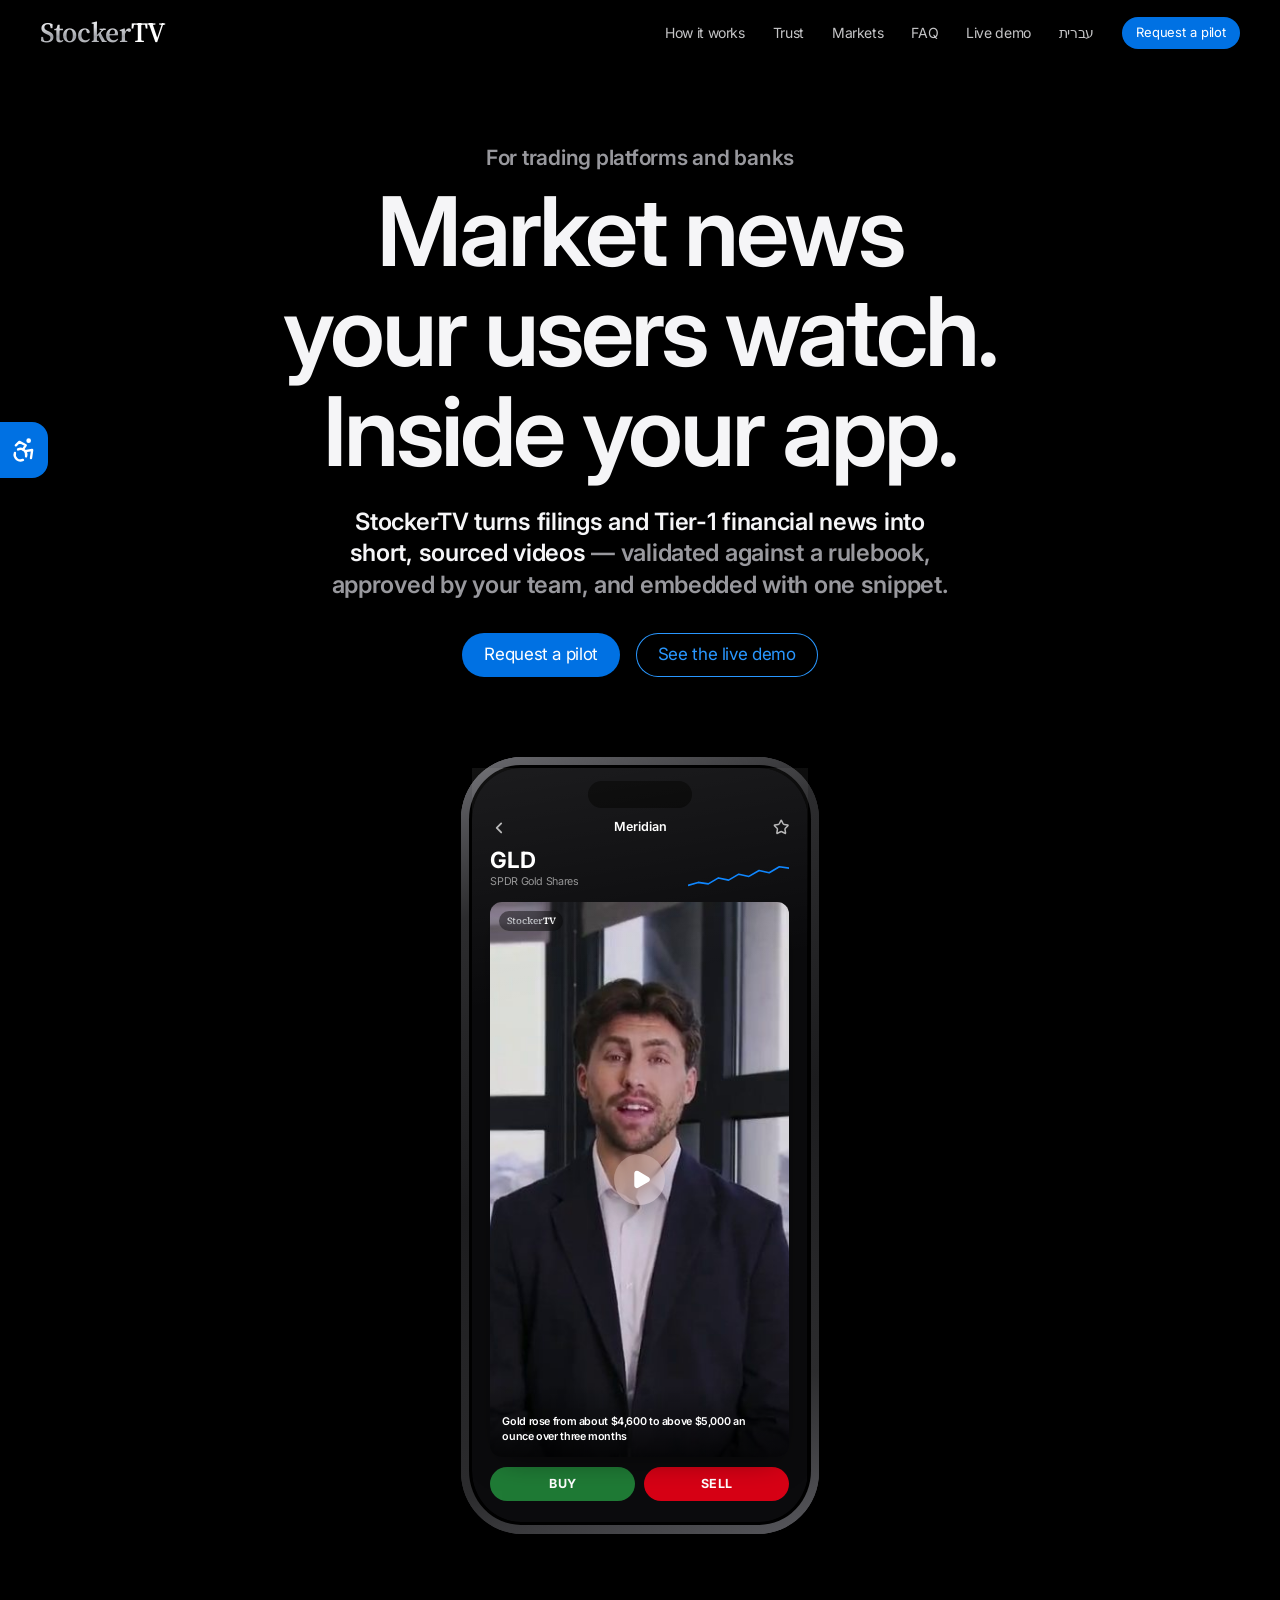
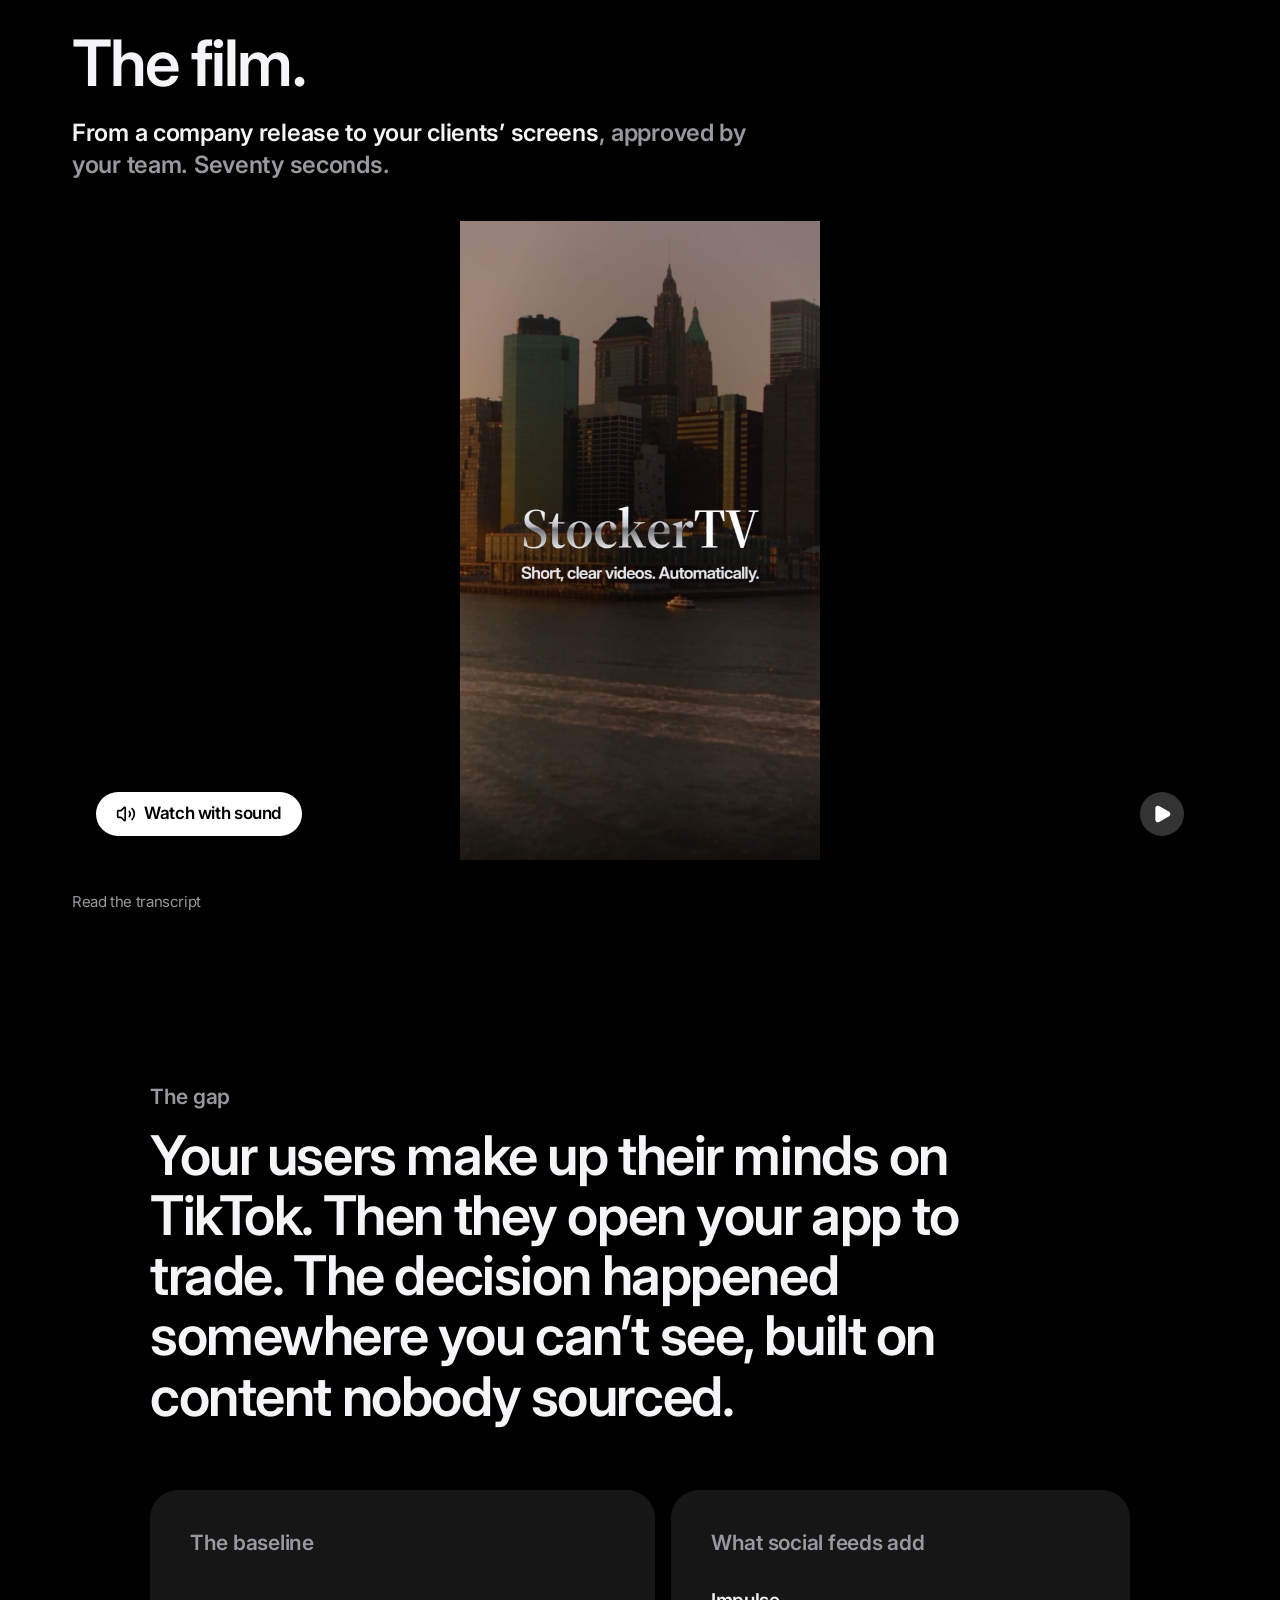
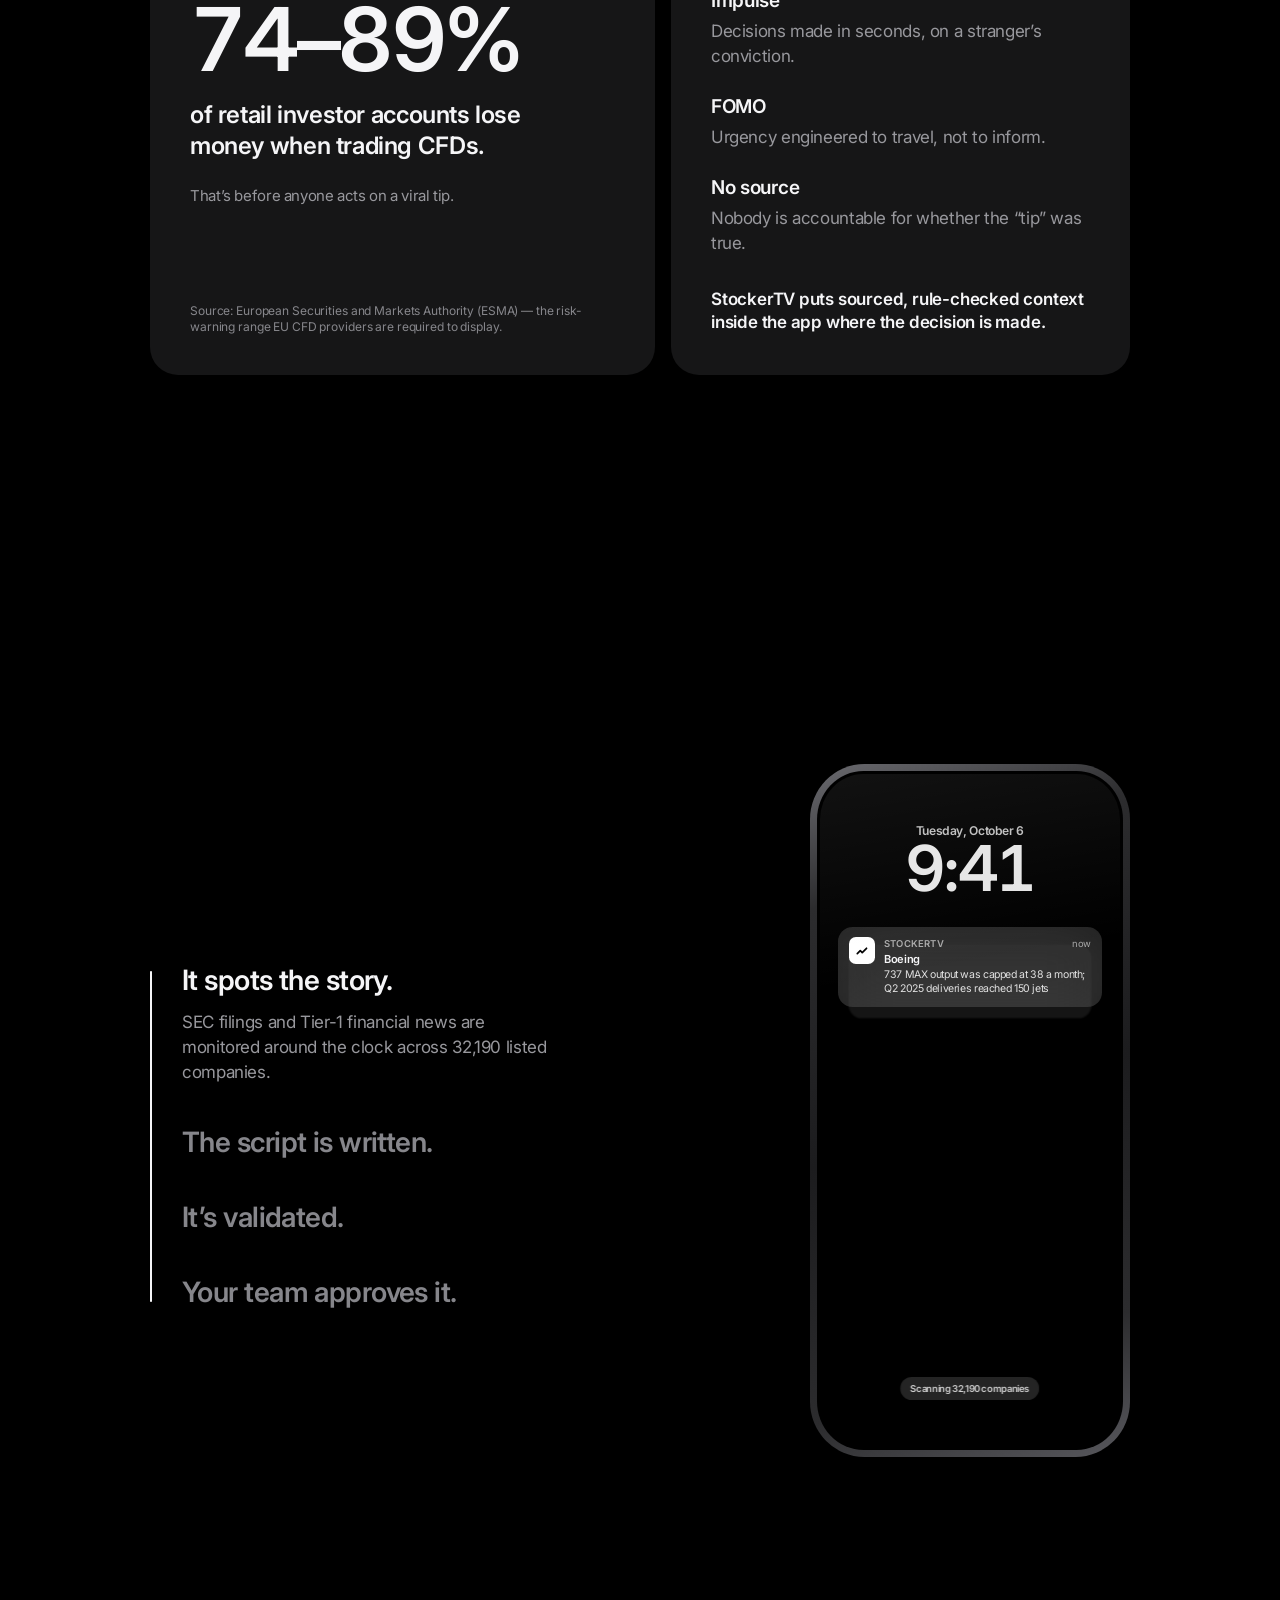
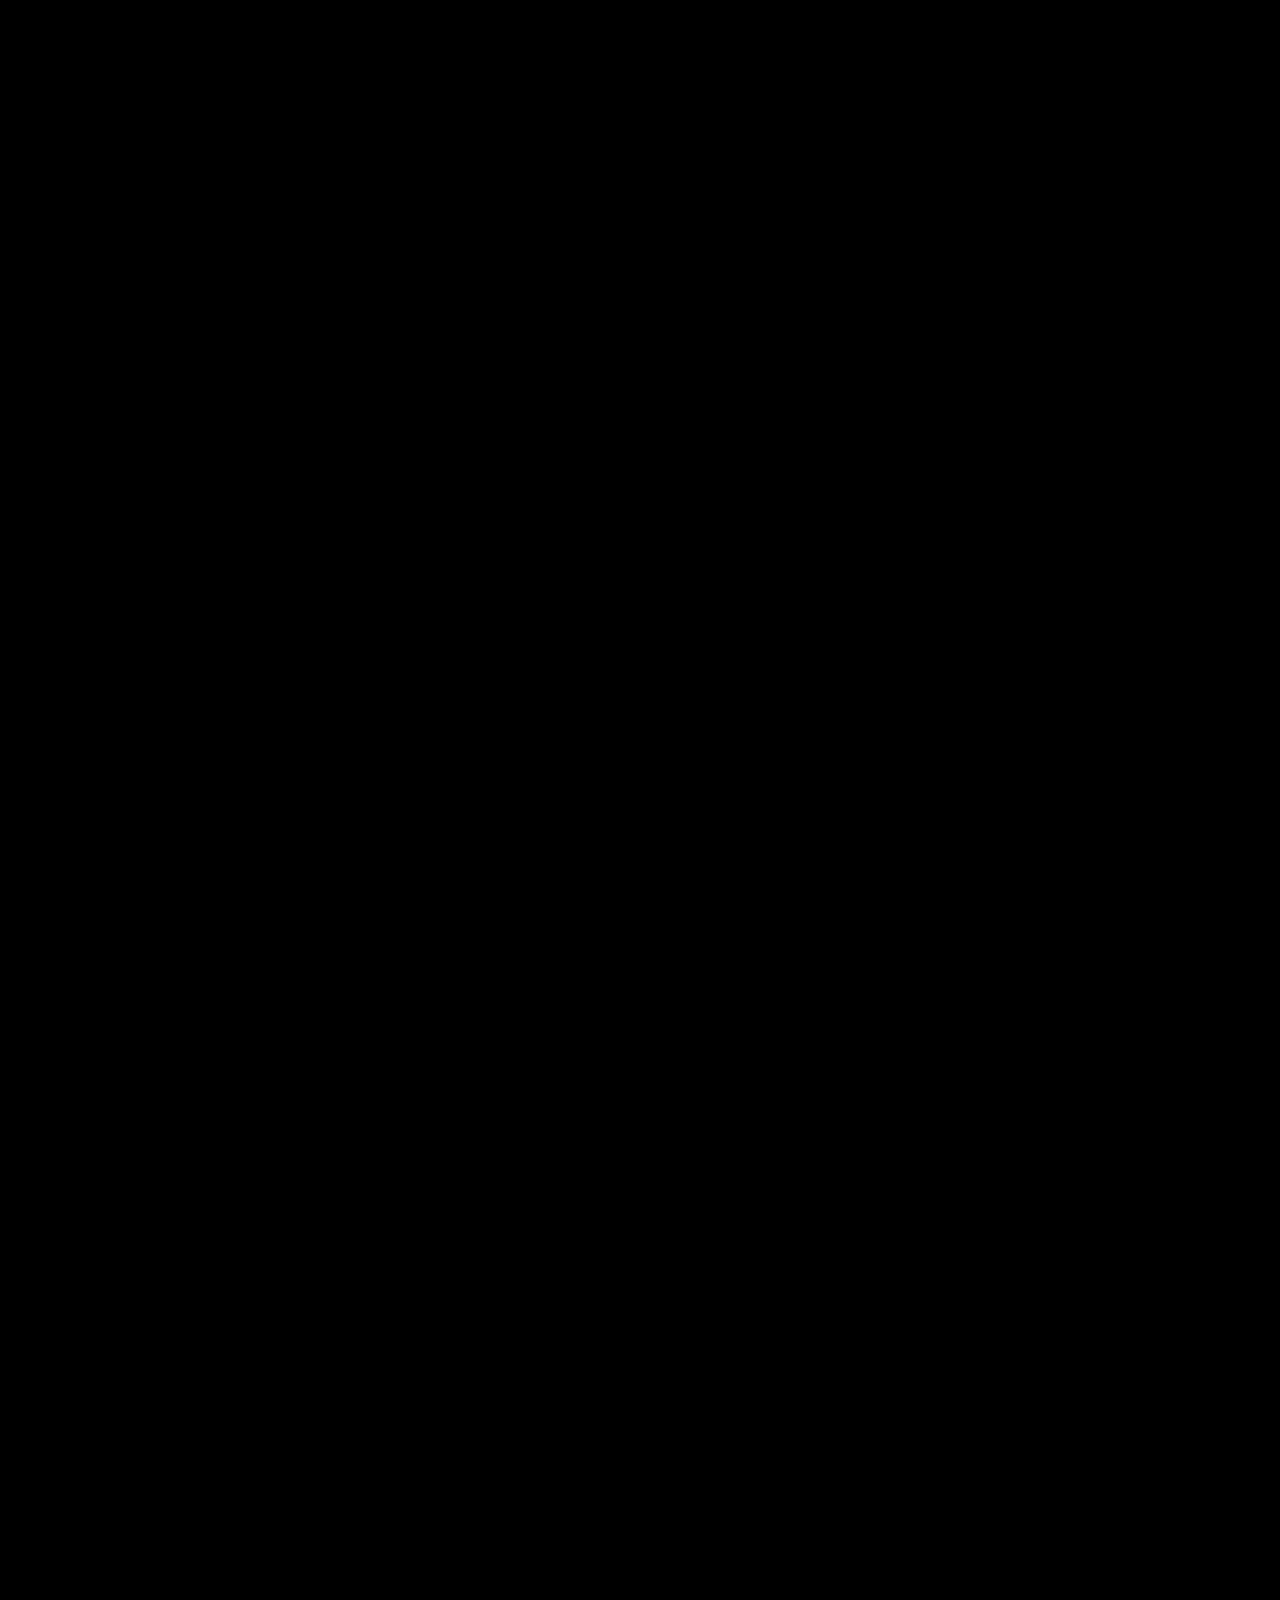
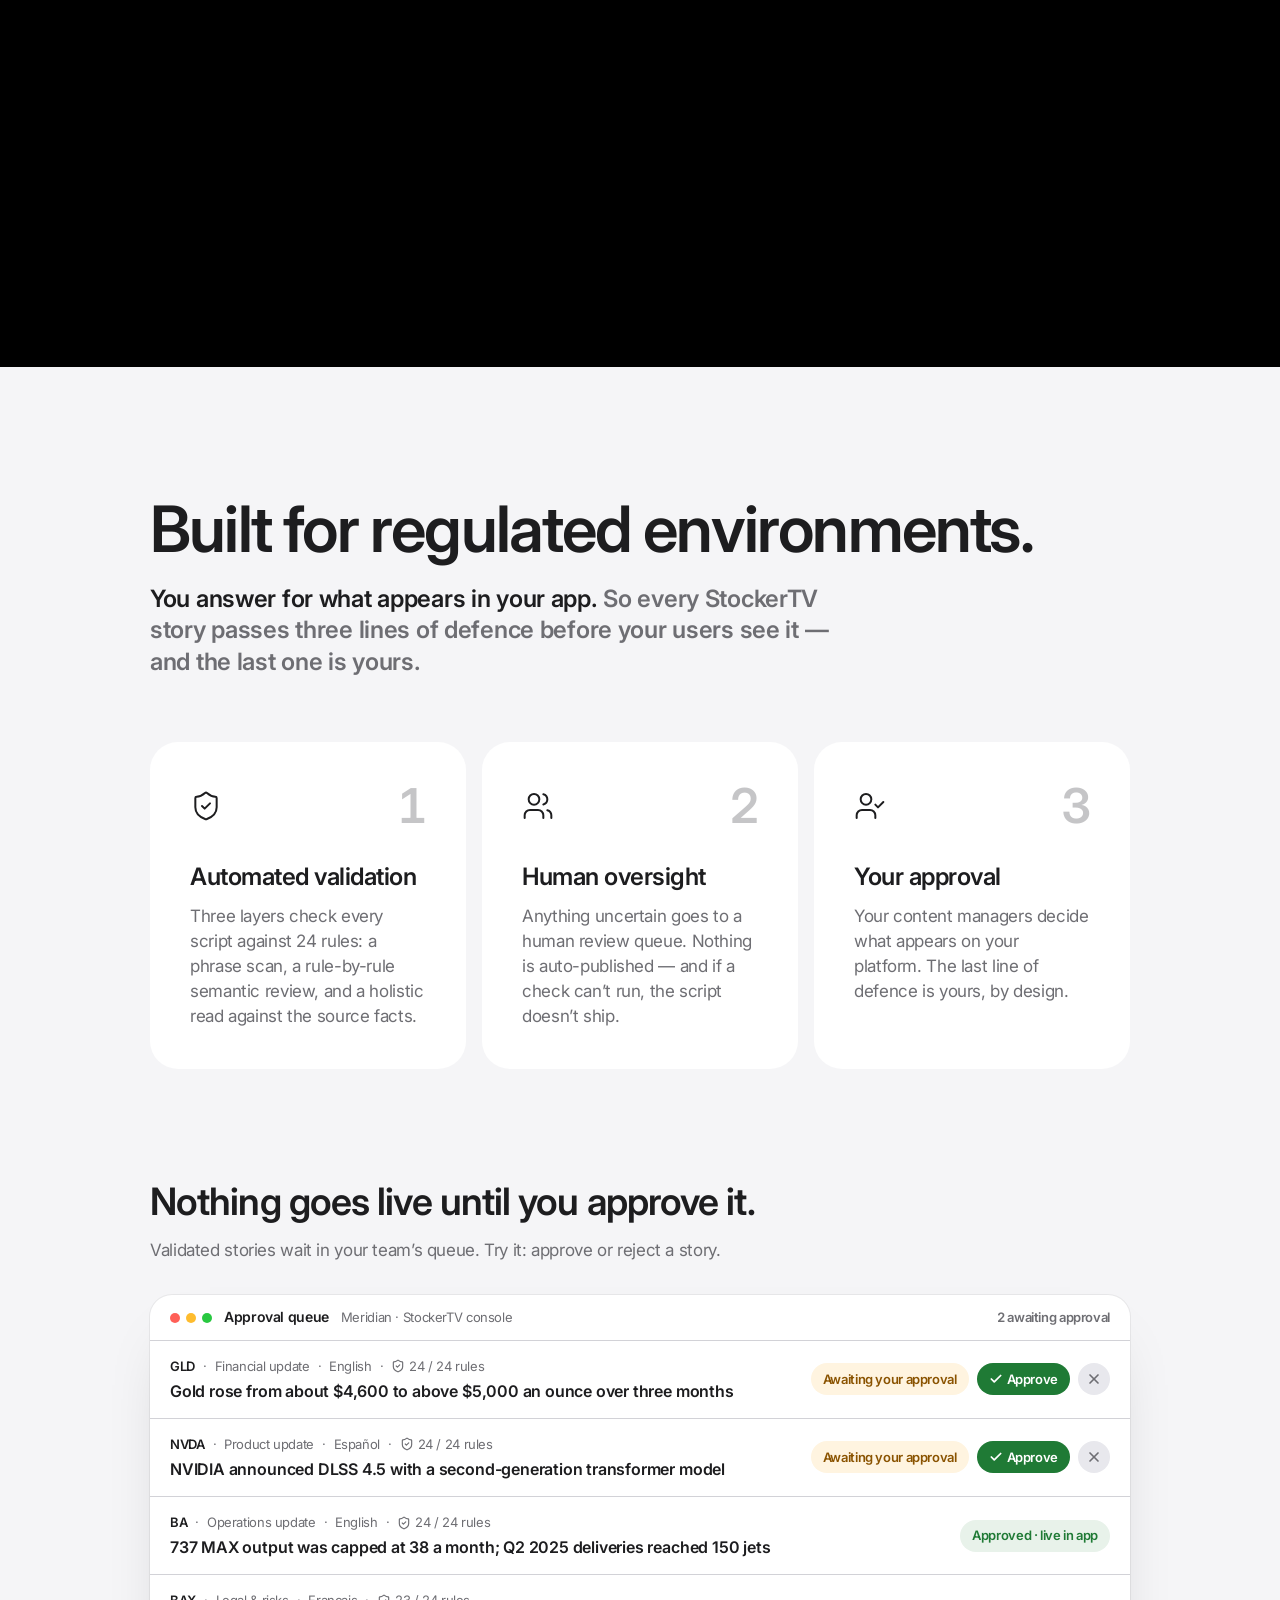
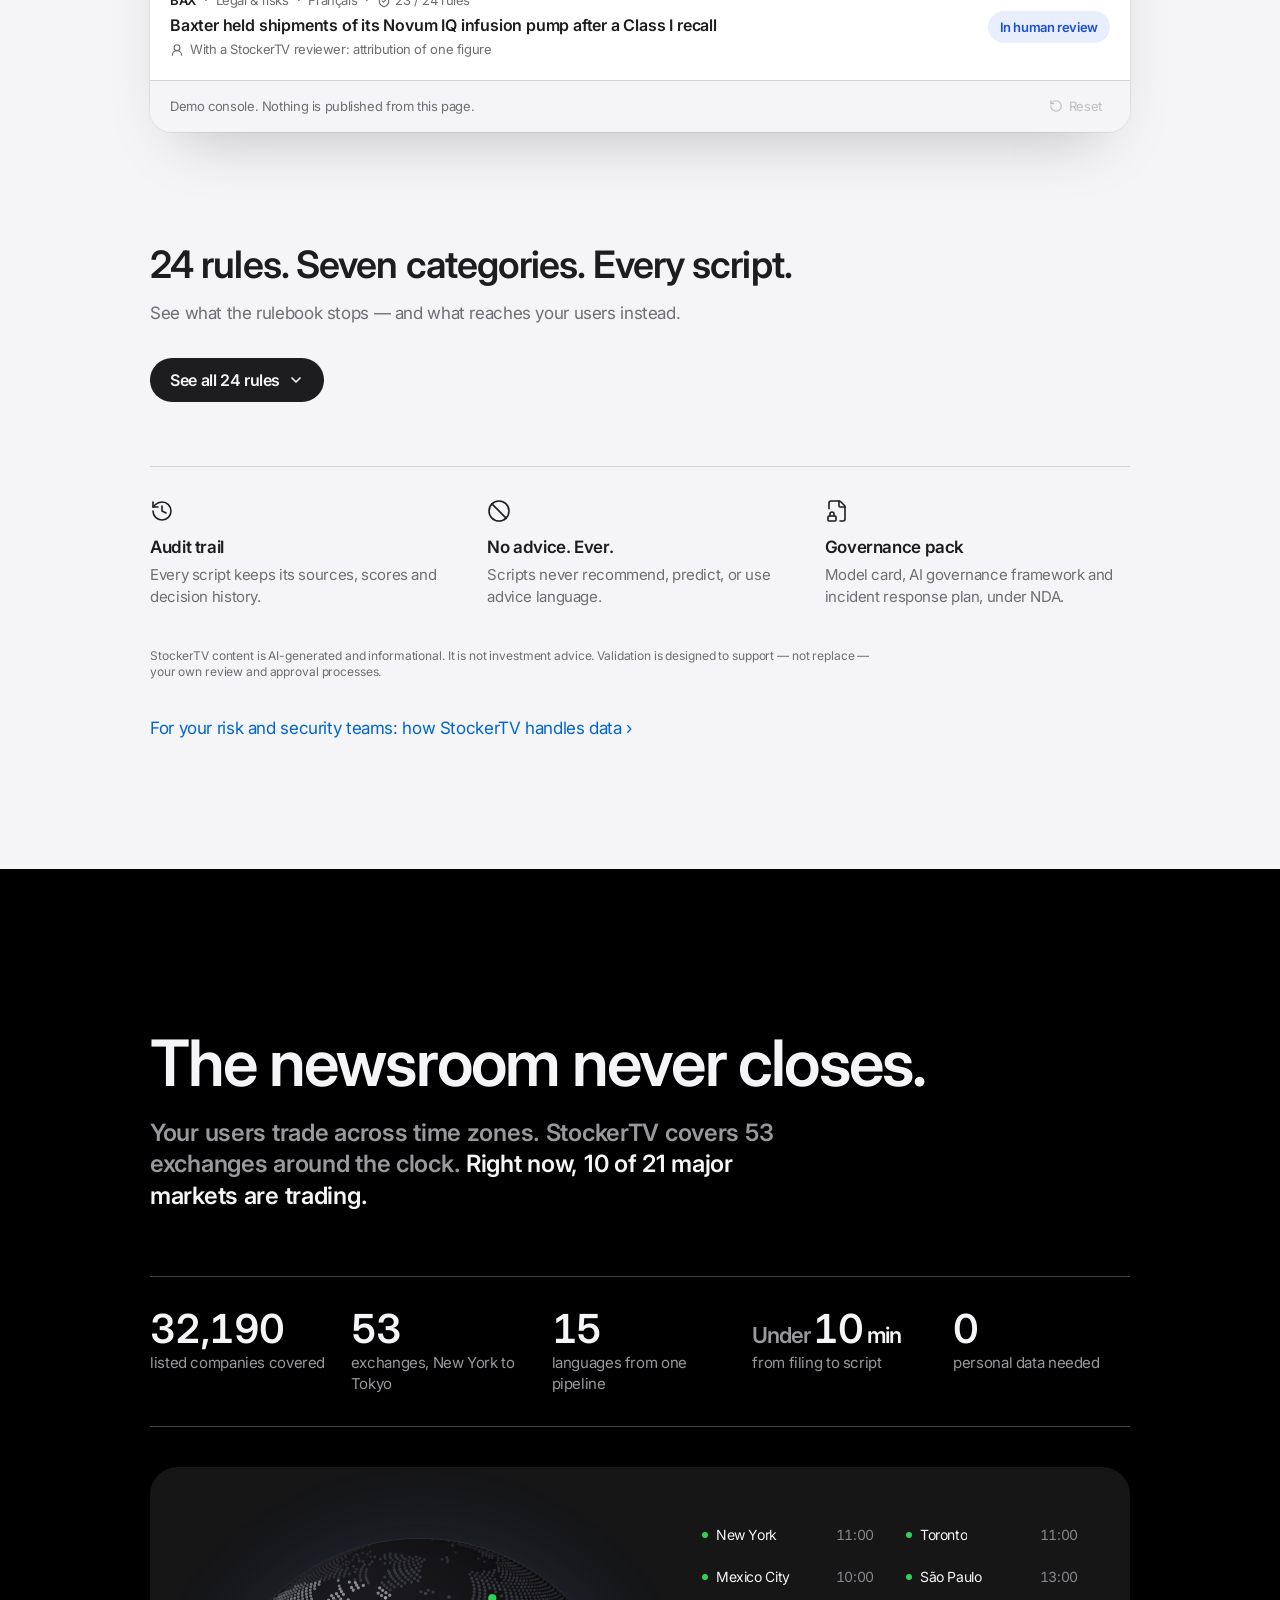
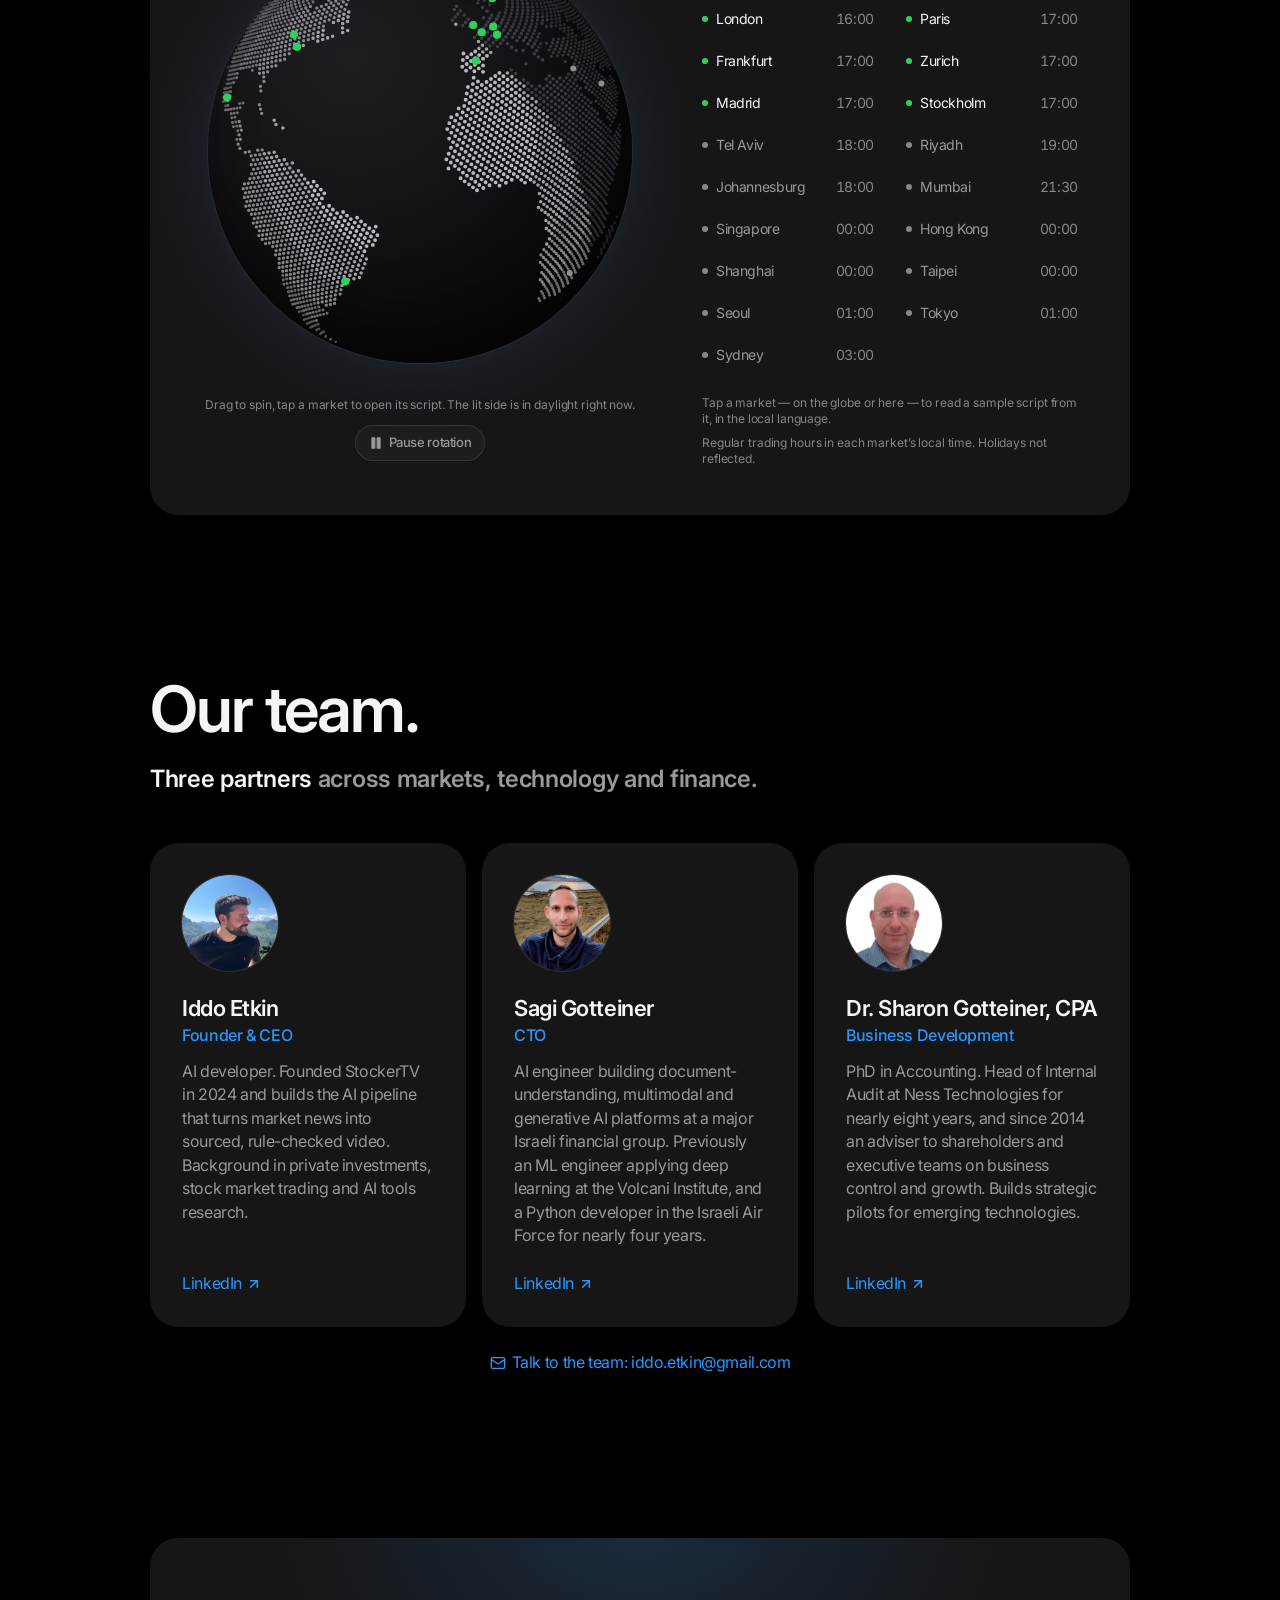
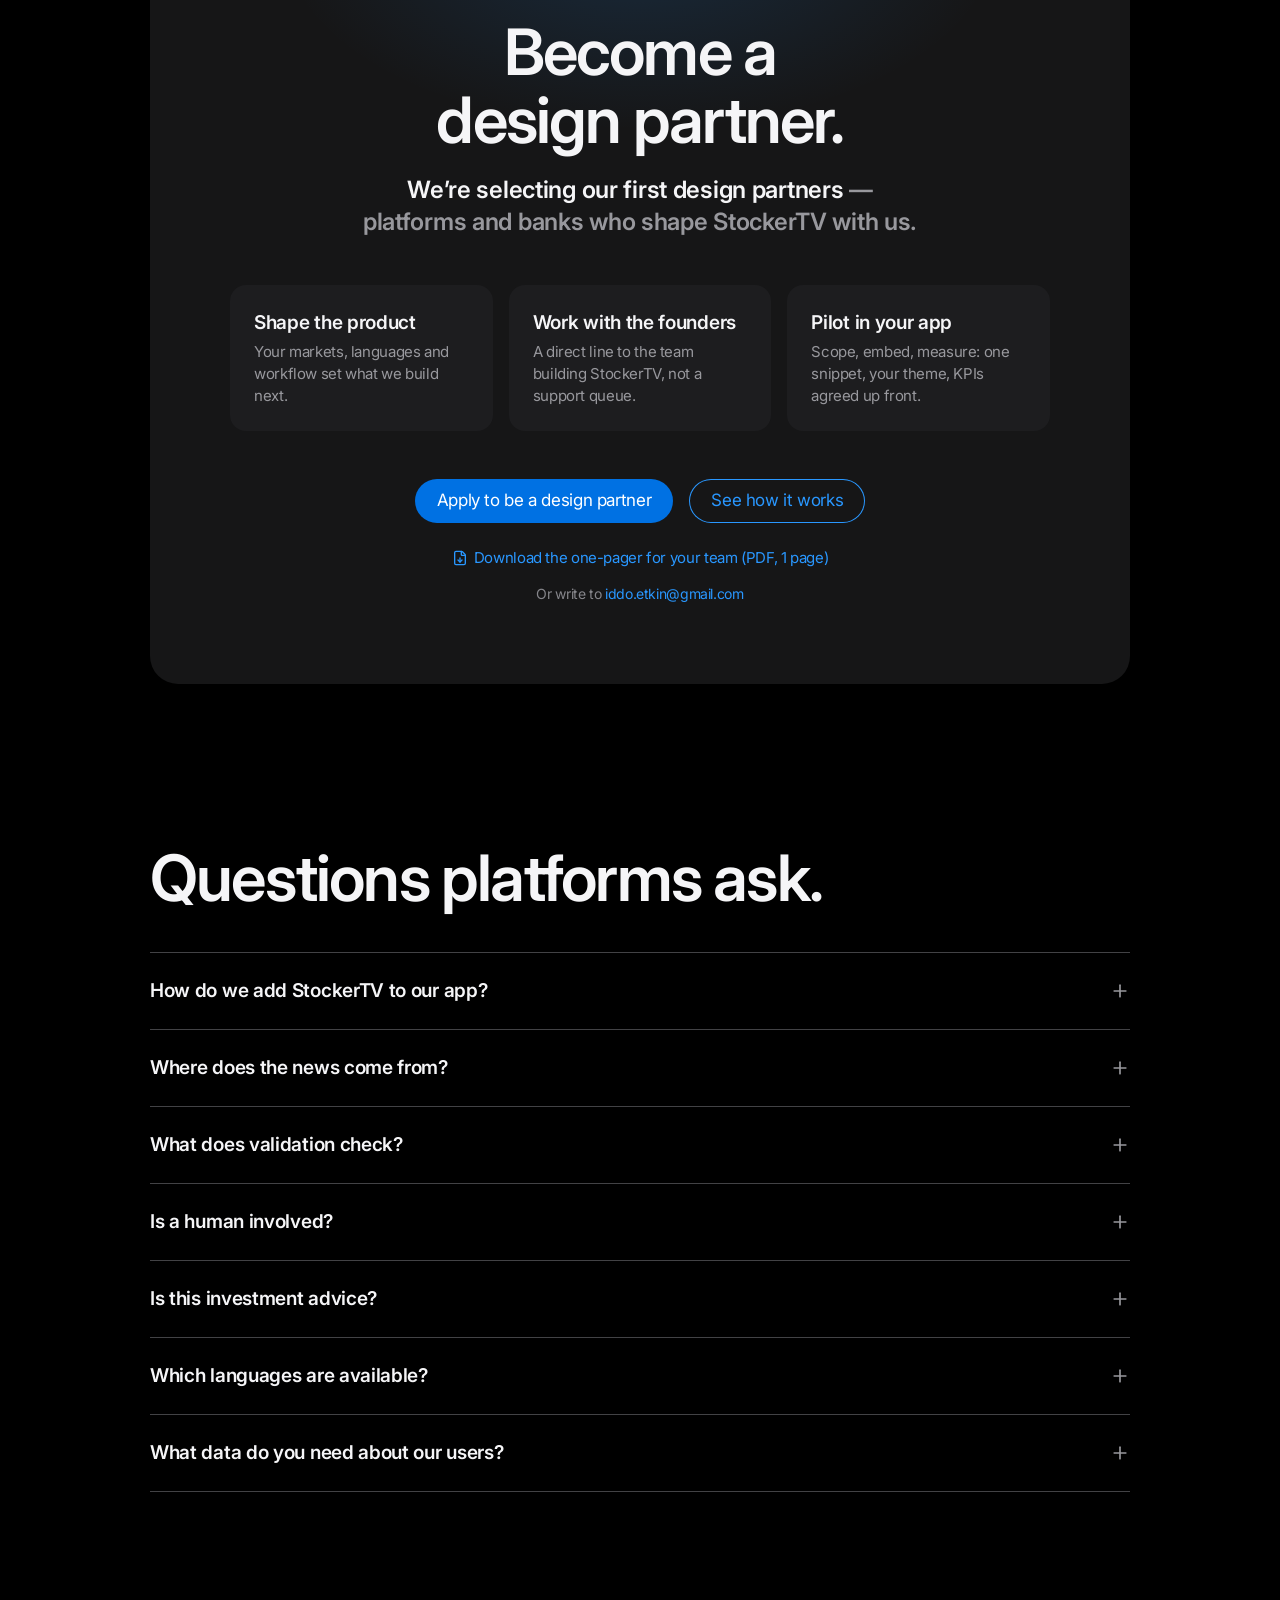
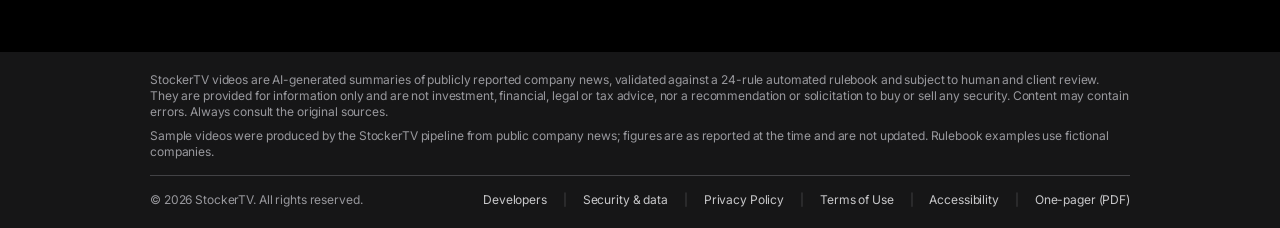
<file: index.html>
<!doctype html>
<html lang="en">
  <head>
    <meta charset="UTF-8" />
    <link rel="preload" href="/fonts/inter-latin.woff2" as="font" type="font/woff2" crossorigin />
    <link rel="preload" href="/fonts/wordmark-serif.woff2" as="font" type="font/woff2" crossorigin />
    <link rel="icon" type="image/svg+xml" href="/favicon.svg" />
    <meta name="viewport" content="width=device-width, initial-scale=1, viewport-fit=cover" />
    <meta name="theme-color" content="#000000" />
    <meta name="color-scheme" content="dark" />
    <meta name="description" content="StockerTV puts short, sourced market-news videos inside trading platforms and banking apps: 32,190 companies, 53 exchanges, 15 languages, validated against a 24-rule rulebook and approved by your team." />
    <link rel="manifest" href="/manifest.webmanifest" />
    <link rel="apple-touch-icon" href="/apple-touch-icon.png" />
    <meta name="apple-mobile-web-app-capable" content="yes" />
    <meta name="apple-mobile-web-app-status-bar-style" content="black-translucent" />
    <meta name="apple-mobile-web-app-title" content="StockerTV" />

    <!-- Share previews (absolute URLs on the production domain) -->
    <meta property="og:type" content="website" />
    <meta property="og:site_name" content="StockerTV" />
    <meta property="og:title" content="StockerTV — Market news video for trading platforms and banks" />
    <meta property="og:description" content="Short, sourced news videos for trading platforms and banks — validated, approved by your team, embedded with one snippet." />
    <link rel="canonical" href="https://www.stockertv.com/" />
    <meta property="og:url" content="https://www.stockertv.com/" />
    <meta property="og:image" content="https://www.stockertv.com/og.png" />
    <meta property="og:image:width" content="1200" />
    <meta property="og:image:height" content="630" />
    <meta property="og:image:alt" content="StockerTV: Market news your users watch. Inside your app." />
    <meta name="twitter:card" content="summary_large_image" />
    <title>StockerTV — Market news video for trading platforms and banks</title>
    <script type="module" crossorigin src="/assets/index-yb158vtb.js"></script>
    <link rel="modulepreload" crossorigin href="/assets/reduced-motion-DOEJlW1g.js">
    <link rel="modulepreload" crossorigin href="/assets/is-ref-object-wZsrxf7t.js">
    <link rel="modulepreload" crossorigin href="/assets/check-CrKg94W7.js">
    <link rel="modulepreload" crossorigin href="/assets/single-value-5Qd_74Cv.js">
    <link rel="stylesheet" crossorigin href="/assets/index-D45OPzHk.css">
      <!--prerender-head:start--><script type="application/ld+json">{"@context": "https://schema.org", "@type": "Organization", "name": "StockerTV", "url": "https://www.stockertv.com/", "logo": "https://www.stockertv.com/icon-512.png", "description": "StockerTV turns filings and Tier-1 financial news into short, sourced market-news videos for trading platforms and banks: validated against a rulebook, approved by the client's team, and embedded with one snippet.", "email": "iddo.etkin@gmail.com", "founder": {"@type": "Person", "name": "Iddo Etkin", "jobTitle": "Founder & CEO", "sameAs": "https://www.linkedin.com/in/iddoetkin"}}</script><script type="application/ld+json">{"@context": "https://schema.org", "@type": "WebSite", "name": "StockerTV", "url": "https://www.stockertv.com/"}</script><link rel="alternate" hreflang="en" href="https://www.stockertv.com/" /><link rel="alternate" hreflang="he" href="https://www.stockertv.com/he/" /><link rel="alternate" hreflang="x-default" href="https://www.stockertv.com/" /><!--prerender-head:end-->
  </head>
  <body>
    <!--prerender:start--><noscript><style>.nojs{max-width:46rem;margin:0 auto;padding:2rem 1.25rem 4rem;font:17px/1.55 system-ui,sans-serif;color:#f5f5f7;background:#000}.nojs h1{font-size:2.2rem;line-height:1.1;margin:1.5rem 0 1rem}.nojs h2{font-size:1.6rem;margin:2.5rem 0 .75rem}.nojs h3{font-size:1.2rem;margin:1.5rem 0 .5rem}.nojs p,.nojs div{margin:.5rem 0}.nojs ul,.nojs ol{padding-left:1.25rem}.nojs a{color:#2997ff}</style><div class="nojs"><div><a href="/">Stocker TV </a> <div><div><a href="/#how">How it works</a> <a href="/#trust">Trust</a> <a href="/#always-on">Markets</a> <a href="/#faq">FAQ</a> </div><a href="/feed">Live demo</a> <a href="/he">עברית</a> </div></div><div><div><div><p>For trading platforms and banks</p><h1>Market news your users watch. Inside your app.</h1><p>StockerTV turns filings and Tier-1 financial news into short, sourced videos — validated against a rulebook, approved by your team, and embedded with one snippet.</p><div><a href="/feed#gld-gold-3m">See the live demo</a> </div></div><div><p>Meridian</p><div><p>GLD</p><p>SPDR Gold Shares</p></div><div>Stocker TV <p>Gold rose from about $4,600 to above $5,000 an ounce over three months </p></div><div><a href="/trade/gld-gold-3m?side=buy">BUY</a> <a href="/trade/gld-gold-3m?side=sell">SELL</a> </div></div></div><div><div><h2>The film. </h2><p>From a company release to your clients’ screens , approved by your team. Seventy seconds.</p></div><div>Read the transcript<div><p>Every day, thousands of public companies publish news.</p><p>Earnings. Deals. Recalls. Almost nobody reads them.</p><p>StockerTV turns that news into short, clear videos. Automatically.</p><p>A story breaks. We pull out the facts, write the script, check every number against the source, and produce the video.</p><p>It lives inside your app. Right beside the chart. Or in your banking app.</p><p>In your clients’ language. [Our presenters, in French, German, Arabic and Spanish.]</p><p>And nothing goes live until your team approves it. Then it’s live, in your app.</p><p>StockerTV. Watch the news.</p><p>Narration and presenters are AI-generated. Company figures shown are from Boeing’s Q2 2025 release and SPDR Gold Shares (GLD) market data.</p></div></div></div><div><p>The gap </p><p>Your users make up their minds on TikTok. Then they open your app to trade. The decision happened somewhere you can’t see, built on content nobody sourced. </p><div><div><p>The baseline</p><p>74–89% </p><p>of retail investor accounts lose money when trading CFDs.</p><p>That’s before anyone acts on a viral tip.</p><p>Source: European Securities and Markets Authority (ESMA) — the risk-warning range EU CFD providers are required to display.</p></div><div><p>What social feeds add</p><div><div><div>Impulse</div><div>Decisions made in seconds, on a stranger’s conviction.</div></div><div><div>FOMO</div><div>Urgency engineered to travel, not to inform.</div></div><div><div>No source</div><div>Nobody is accountable for whether the “tip” was true.</div></div></div><p>StockerTV puts sourced, rule-checked context inside the app where the decision is made.</p></div></div></div><div><h2>From filing to your app, in minutes. </h2><p>Want the full picture? <a href="/demo">Walk through a real story, step by step ›</a> </p></div><div><div><h2>Built for regulated environments. </h2><p>You answer for what appears in your app. So every StockerTV story passes three lines of defence before your users see it — and the last one is yours.</p></div><ol><li><h3>Automated validation</h3><p>Three layers check every script against 24 rules: a phrase scan, a rule-by-rule semantic review, and a holistic read against the source facts.</p></li><li><h3>Human oversight</h3><p>Anything uncertain goes to a human review queue. Nothing is auto-published — and if a check can’t run, the script doesn’t ship.</p></li><li><h3>Your approval</h3><p>Your content managers decide what appears on your platform. The last line of defence is yours, by design.</p></li></ol><div><h3>Nothing goes live until you approve it.</h3><p>Validated stories wait in your team’s queue. Try it: approve or reject a story.</p><div><div><div><p>Approval queue</p><p>Meridian · StockerTV console</p></div><p>2 awaiting approval</p></div><ul><li><div><p>GLD Financial update English 24 / 24 rules </p><p>Gold rose from about $4,600 to above $5,000 an ounce over three months</p></div><div>Awaiting your approval </div></li><li><div><p>NVDA Product update Español 24 / 24 rules </p><p>NVIDIA announced DLSS 4.5 with a second-generation transformer model</p></div><div>Awaiting your approval </div></li><li><div><p>BA Operations update English 24 / 24 rules </p><p>737 MAX output was capped at 38 a month; Q2 2025 deliveries reached 150 jets</p></div><div>Approved · live in app </div></li><li><div><p>BAX Legal &amp; risks Français 23 / 24 rules </p><p>Baxter held shipments of its Novum IQ infusion pump after a Class I recall</p><p>With a StockerTV reviewer: attribution of one figure</p></div><div>In human review </div></li></ul><p>Demo console. Nothing is published from this page.</p></div></div><div><h3>24 rules. Seven categories. Every script.</h3><p>See what the rulebook stops — and what reaches your users instead.</p></div><div><div><div><div>Audit trail</div><div>Every script keeps its sources, scores and decision history.</div></div><div><div>No advice. Ever.</div><div>Scripts never recommend, predict, or use advice language.</div></div><div><div>Governance pack</div><div>Model card, AI governance framework and incident response plan, under NDA.</div></div></div><p>StockerTV content is AI-generated and informational. It is not investment advice. Validation is designed to support — not replace — your own review and approval processes.</p><a href="/security">For your risk and security teams: how StockerTV handles data ›</a> </div></div><div><div><h2>The newsroom never closes. </h2><p>Your users trade across time zones. StockerTV covers 53 exchanges around the clock. </p></div><div><div><div>listed companies covered</div><div>32,190 </div></div><div><div>exchanges, New York to Tokyo</div><div>53 </div></div><div><div>languages from one pipeline</div><div>15 </div></div><div><div>from filing to script</div><div>Under 10 min </div></div><div><div>personal data needed</div><div>0 </div></div></div><div><p>Drag to spin, tap a market to open its script. The lit side is in daylight right now.</p><div><p>Tap a market — on the globe or here — to read a sample script from it, in the local language.</p><p>Regular trading hours in each market’s local time. Holidays not reflected.</p></div></div></div><div><div><h2>Our team. </h2><p>Three partners across markets, technology and finance.</p></div><ul><li><h3>Iddo Etkin</h3><p>Founder &amp; CEO</p><p>AI developer. Founded StockerTV in 2024 and builds the AI pipeline that turns market news into sourced, rule-checked video. Background in private investments, stock market trading and AI tools research.</p><a href="https://www.linkedin.com/in/iddoetkin">LinkedIn: Iddo Etkin (opens in a new tab) </a> </li><li><h3>Sagi Gotteiner</h3><p>CTO</p><p>AI engineer building document-understanding, multimodal and generative AI platforms at a major Israeli financial group. Previously an ML engineer applying deep learning at the Volcani Institute, and a Python developer in the Israeli Air Force for nearly four years.</p><a href="https://www.linkedin.com/in/sagi-gotteiner/">LinkedIn: Sagi Gotteiner (opens in a new tab) </a> </li><li><h3>Dr. Sharon Gotteiner, CPA</h3><p>Business Development</p><p>PhD in Accounting. Head of Internal Audit at Ness Technologies for nearly eight years, and since 2014 an adviser to shareholders and executive teams on business control and growth. Builds strategic pilots for emerging technologies.</p><a href="https://www.linkedin.com/in/sharon-gotteiner/">LinkedIn: Dr. Sharon Gotteiner, CPA (opens in a new tab) </a> </li></ul><div><a href="mailto:iddo.etkin@gmail.com">Talk to the team: iddo.etkin@gmail.com</a> </div></div><div><h2>Become a design partner.</h2><p>We’re selecting our first design partners — platforms and banks who shape StockerTV with us.</p><ol><li><p>Shape the product</p><p>Your markets, languages and workflow set what we build next.</p></li><li><p>Work with the founders</p><p>A direct line to the team building StockerTV, not a support queue.</p></li><li><p>Pilot in your app</p><p>Scope, embed, measure: one snippet, your theme, KPIs agreed up front.</p></li></ol><div><a href="/demo">See how it works</a> </div><p><a href="/StockerTV-one-pager.pdf">Download the one-pager for your team (PDF, 1 page)</a> </p><p>Or write to <a href="mailto:iddo.etkin@gmail.com">iddo.etkin@gmail.com</a> </p></div><div><h2>Questions platforms ask. </h2><ul><li><h3>How do we add StockerTV to our app? </h3><p>With one embed snippet. Place the player on stock pages or your home screen; a tap opens the full-screen feed with sound and captions, and BUY / SELL hand the ticker to your own order ticket through a trade URL you set. Light or dark theme to match your app. Deeper integrations are scoped per pilot. <a href="/developers">See it on the developer page ›</a> </p></li><li><h3>Where does the news come from? </h3><p>SEC filings and Tier-1 financial news sources. Background company data is used for context and never presented as news.</p></li><li><h3>What does validation check? </h3><p>A 24-rule rulebook in seven categories: forward-looking statements, fair balance, attribution, market manipulation, promotional language, editorial neutrality and disclosure. The full rule set is available to your risk team under NDA.</p></li><li><h3>Is a human involved? </h3><p>Yes. Scripts that don’t clear validation go to human review, nothing is auto-published, and your content team decides what appears on your platform.</p></li><li><h3>Is this investment advice? </h3><p>No. StockerTV produces informational, AI-generated news summaries. Scripts never recommend, predict, or use advice language, and every video carries a disclaimer.</p></li><li><h3>Which languages are available? </h3><p>Approved scripts can be translated into 15 languages. The languages for your pilot are agreed during scoping.</p></li><li><h3>What data do you need about our users? </h3><p>None personal. The widget measures anonymous, aggregate engagement so we can report pilot results to you.</p></li></ul></div></div><div><ol><li><p>StockerTV videos are AI-generated summaries of publicly reported company news, validated against a 24-rule automated rulebook and subject to human and client review. They are provided for information only and are not investment, financial, legal or tax advice, nor a recommendation or solicitation to buy or sell any security. Content may contain errors. Always consult the original sources.</p></li><li>Sample videos were produced by the StockerTV pipeline from public company news; figures are as reported at the time and are not updated. Rulebook examples use fictional companies.</li></ol><div><p>© 2026 StockerTV. All rights reserved.</p><div><a href="/developers">Developers</a> <a href="/security">Security &amp; data</a> <a href="/privacy">Privacy Policy</a> <a href="/terms">Terms of Use</a> <a href="/accessibility">Accessibility</a> <a href="/StockerTV-one-pager.pdf">One-pager (PDF)</a> </div></div></div></div></noscript><!--prerender:end-->
    <div id="root"></div>

  </body>
</html>
</file>
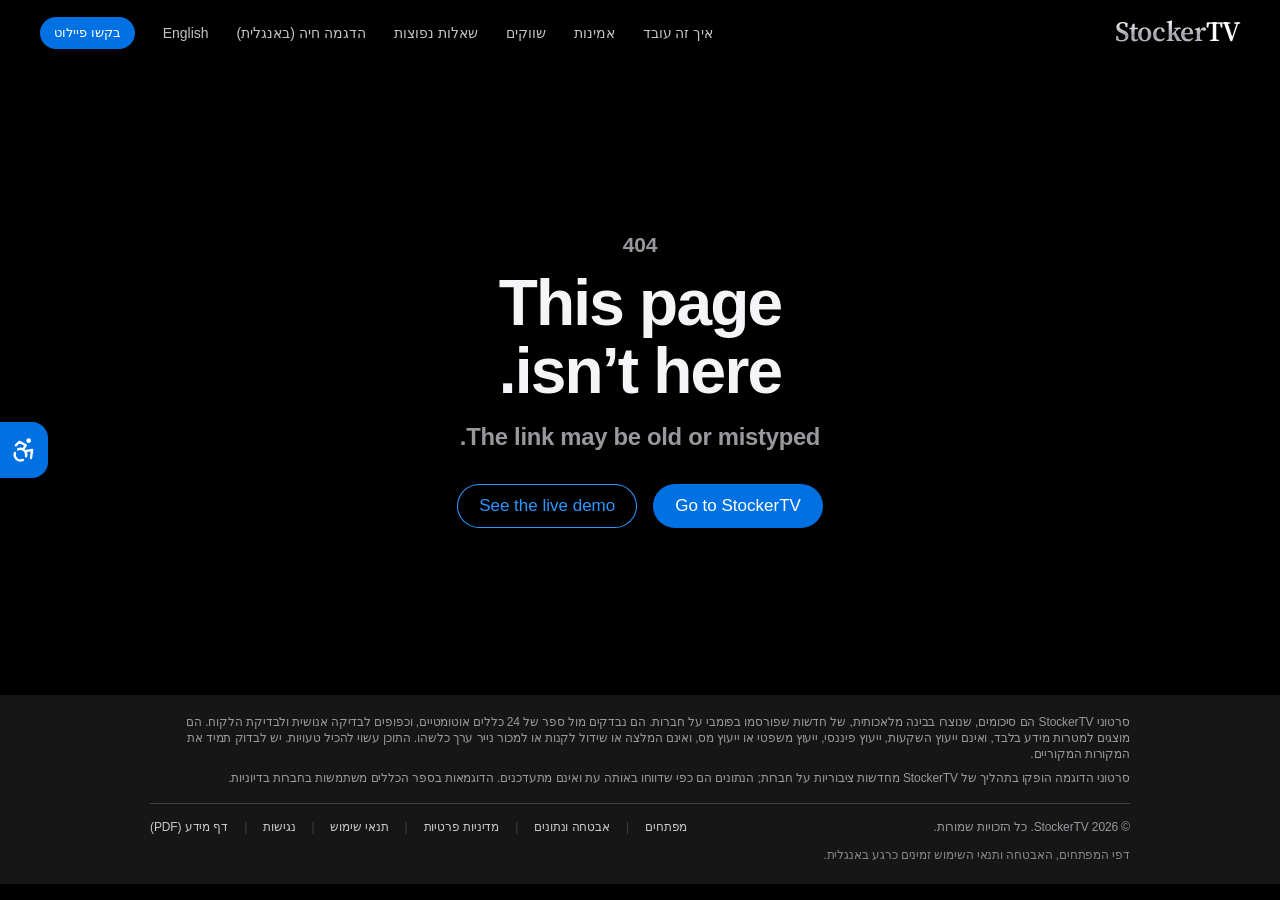
<file: he/index.html>
<!doctype html>
<html lang="he" dir="rtl">
  <head>
    <meta charset="UTF-8" />
    <link rel="preload" href="/fonts/inter-latin.woff2" as="font" type="font/woff2" crossorigin />
    <link rel="preload" href="/fonts/wordmark-serif.woff2" as="font" type="font/woff2" crossorigin />
    <link rel="icon" type="image/svg+xml" href="/favicon.svg" />
    <meta name="viewport" content="width=device-width, initial-scale=1, viewport-fit=cover" />
    <meta name="theme-color" content="#000000" />
    <meta name="color-scheme" content="dark" />
    <meta name="description" content="StockerTV מביאה סרטוני חדשות שוק קצרים, עם מקור לכל עובדה, לתוך פלטפורמות מסחר ואפליקציות של בנקים: 32,190 חברות, 53 בורסות, 15 שפות, נבדקים מול ספר של 24 כללים ומאושרים על ידי הצוות שלכם." />
    <link rel="manifest" href="/manifest.webmanifest" />
    <link rel="apple-touch-icon" href="/apple-touch-icon.png" />
    <meta name="apple-mobile-web-app-capable" content="yes" />
    <meta name="apple-mobile-web-app-status-bar-style" content="black-translucent" />
    <meta name="apple-mobile-web-app-title" content="StockerTV" />

    <!-- Share previews (absolute URLs on the production domain) -->
    <meta property="og:type" content="website" />
    <meta property="og:site_name" content="StockerTV" />
    <meta property="og:title" content="StockerTV — סרטוני חדשות שוק לפלטפורמות מסחר ולבנקים" />
    <meta property="og:description" content="StockerTV מביאה סרטוני חדשות שוק קצרים, עם מקור לכל עובדה, לתוך פלטפורמות מסחר ואפליקציות של בנקים: 32,190 חברות, 53 בורסות, 15 שפות, נבדקים מול ספר של 24 כללים ומאושרים על ידי הצוות שלכם." />
    <link rel="canonical" href="https://www.stockertv.com/he/" />
    <meta property="og:url" content="https://www.stockertv.com/he/" />
    <meta property="og:image" content="https://www.stockertv.com/og.png" />
    <meta property="og:image:width" content="1200" />
    <meta property="og:image:height" content="630" />
    <meta property="og:image:alt" content="StockerTV: Market news your users watch. Inside your app." />
    <meta name="twitter:card" content="summary_large_image" />
    <title>StockerTV — סרטוני חדשות שוק לפלטפורמות מסחר ולבנקים</title>
    <script type="module" crossorigin src="/assets/index-yb158vtb.js"></script>
    <link rel="modulepreload" crossorigin href="/assets/reduced-motion-DOEJlW1g.js">
    <link rel="modulepreload" crossorigin href="/assets/is-ref-object-wZsrxf7t.js">
    <link rel="modulepreload" crossorigin href="/assets/check-CrKg94W7.js">
    <link rel="modulepreload" crossorigin href="/assets/single-value-5Qd_74Cv.js">
    <link rel="stylesheet" crossorigin href="/assets/index-D45OPzHk.css">
      <!--prerender-head:start--><script type="application/ld+json">{"@context": "https://schema.org", "@type": "Organization", "name": "StockerTV", "url": "https://www.stockertv.com/", "logo": "https://www.stockertv.com/icon-512.png", "description": "StockerTV turns filings and Tier-1 financial news into short, sourced market-news videos for trading platforms and banks: validated against a rulebook, approved by the client's team, and embedded with one snippet.", "email": "iddo.etkin@gmail.com", "founder": {"@type": "Person", "name": "Iddo Etkin", "jobTitle": "Founder & CEO", "sameAs": "https://www.linkedin.com/in/iddoetkin"}}</script><script type="application/ld+json">{"@context": "https://schema.org", "@type": "WebSite", "name": "StockerTV", "url": "https://www.stockertv.com/"}</script><link rel="alternate" hreflang="en" href="https://www.stockertv.com/" /><link rel="alternate" hreflang="he" href="https://www.stockertv.com/he/" /><link rel="alternate" hreflang="x-default" href="https://www.stockertv.com/" /><meta property="og:locale" content="he_IL" /><!--prerender-head:end-->
  </head>
  <body>
    <!--prerender:start--><noscript><style>.nojs{max-width:46rem;margin:0 auto;padding:2rem 1.25rem 4rem;font:17px/1.55 system-ui,sans-serif;color:#f5f5f7;background:#000}.nojs h1{font-size:2.2rem;line-height:1.1;margin:1.5rem 0 1rem}.nojs h2{font-size:1.6rem;margin:2.5rem 0 .75rem}.nojs h3{font-size:1.2rem;margin:1.5rem 0 .5rem}.nojs p,.nojs div{margin:.5rem 0}.nojs ul,.nojs ol{padding-left:1.25rem}.nojs a{color:#2997ff}</style><div class="nojs"><div><a href="/he">Stocker TV </a> <div><div><a href="/he#how">איך זה עובד</a> <a href="/he#trust">אמינות</a> <a href="/he#always-on">שווקים</a> <a href="/he#faq">שאלות נפוצות</a> </div><a href="/feed">הדגמה חיה (באנגלית)</a> <a href="/">English</a> </div></div><div><div><div><p>לפלטפורמות מסחר ולבנקים</p><h1>חדשות שוק שהמשתמשים שלכם צופים בהן. בתוך האפליקציה שלכם.</h1><p>StockerTV הופכת דיווחים רשמיים של חברות וחדשות פיננסיות ממקורות מובילים לסרטונים קצרים, עם מקור לכל עובדה — נבדקים מול ספר כללים, מאושרים על ידי הצוות שלכם ומוטמעים בקטע קוד אחד.</p><div><a href="/feed#gld-gold-3m">להדגמה החיה (באנגלית)</a> </div></div><div><p>Meridian</p><div><p>GLD</p><p>SPDR Gold Shares</p></div><div>Stocker TV <p>Gold rose from about $4,600 to above $5,000 an ounce over three months </p></div><div><a href="/trade/gld-gold-3m?side=buy">BUY</a> <a href="/trade/gld-gold-3m?side=sell">SELL</a> </div></div></div><div><div><h2>הסרט. </h2><p>מהודעה של חברה ועד המסכים של הלקוחות שלכם , באישור הצוות שלכם. שבעים שניות, באנגלית.</p></div><div>תרגום הקריינות לעברית<div><p>בכל יום אלפי חברות ציבוריות מפרסמות חדשות.</p><p>דוחות. עסקאות. ריקולים. כמעט אף אחד לא קורא אותם.</p><p>StockerTV הופכת את החדשות האלה לסרטונים קצרים וברורים. אוטומטית.</p><p>סיפור מתפרסם. אנחנו מחלצים את העובדות, כותבים את התסריט, בודקים כל מספר מול המקור ומפיקים את הסרטון.</p><p>הוא חי בתוך האפליקציה שלכם. ממש ליד הגרף. או באפליקציית הבנק שלכם.</p><p>בשפה של הלקוחות שלכם. [המגישים שלנו, בצרפתית, בגרמנית, בערבית ובספרדית.]</p><p>ושום דבר לא עולה לאוויר עד שהצוות שלכם מאשר. ואז זה באוויר, באפליקציה שלכם.</p><p>StockerTV. צפו בחדשות.</p><p>הקריינות והמגישים נוצרו בבינה מלאכותית. נתוני החברות בסרט לקוחים מהדוח של Boeing לרבעון השני של 2025 ומנתוני השוק של SPDR Gold Shares (GLD).</p></div></div></div><div><p>הפער </p><p>המשתמשים שלכם מגבשים דעה בטיקטוק. אחר כך הם פותחים את האפליקציה שלכם כדי לסחור. ההחלטה התקבלה במקום שאתם לא רואים, על סמך תוכן שאף אחד לא בדק את מקורו. </p><div><div><p>נקודת המוצא</p><p>74–89% </p><p>מחשבונות המשקיעים הקמעונאיים מפסידים כסף במסחר ב-CFD.</p><p>וזה עוד לפני שמישהו פעל לפי טיפ ויראלי.</p><p>מקור: הרשות האירופית לניירות ערך ולשווקים (ESMA). זהו טווח אזהרת הסיכון שספקי CFD באיחוד האירופי חייבים להציג.</p></div><div><p>מה הרשתות החברתיות מוסיפות</p><div><div><div>אימפולסיביות</div><div>החלטות שמתקבלות בתוך שניות, על סמך הביטחון של אדם זר.</div></div><div><div>FOMO</div><div>תחושת דחיפות שנועדה להתפשט, לא ליידע.</div></div><div><div>בלי מקור</div><div>אף אחד לא אחראי לשאלה אם ה„טיפ” היה נכון.</div></div></div><p>StockerTV מביאה הקשר מבוסס מקורות, שנבדק מול כללים, לתוך האפליקציה שבה ההחלטה מתקבלת.</p></div></div></div><div><h2>מדיווח ועד האפליקציה שלכם, בתוך דקות. </h2><p>רוצים את התמונה המלאה? <a href="/demo">עברו על סיפור אמיתי, שלב אחר שלב (באנגלית) ›</a> </p></div><div><div><h2>בנוי לסביבות מפוקחות. </h2><p>אתם אחראים למה שמופיע באפליקציה שלכם. לכן כל סיפור של StockerTV עובר שלושה קווי הגנה לפני שהמשתמשים שלכם רואים אותו, והאחרון שבהם הוא שלכם.</p></div><ol><li><h3>בדיקה אוטומטית</h3><p>שלוש שכבות בודקות כל תסריט מול 24 כללים: סריקת ביטויים, בדיקה סמנטית כלל אחר כלל, וקריאה כוללת מול העובדות שבמקור.</p></li><li><h3>פיקוח אנושי</h3><p>כל דבר שאינו ודאי עובר לתור של בדיקה אנושית. שום דבר לא מתפרסם אוטומטית, ואם בדיקה לא יכולה לרוץ, התסריט לא יוצא.</p></li><li><h3>האישור שלכם</h3><p>מנהלי התוכן שלכם מחליטים מה יופיע בפלטפורמה שלכם. קו ההגנה האחרון הוא שלכם, וכך זה תוכנן.</p></li></ol><div><h3>שום דבר לא עולה לאוויר עד שאתם מאשרים.</h3><p>סיפורים שעברו את הבדיקה ממתינים בתור של הצוות שלכם. נסו בעצמכם: אשרו או דחו סיפור (הממשק באנגלית).</p><div><div><div><p>Approval queue</p><p>Meridian · StockerTV console</p></div><p>2 awaiting approval</p></div><ul><li><div><p>GLD Financial update English 24 / 24 rules </p><p>Gold rose from about $4,600 to above $5,000 an ounce over three months</p></div><div>Awaiting your approval </div></li><li><div><p>NVDA Product update Español 24 / 24 rules </p><p>NVIDIA announced DLSS 4.5 with a second-generation transformer model</p></div><div>Awaiting your approval </div></li><li><div><p>BA Operations update English 24 / 24 rules </p><p>737 MAX output was capped at 38 a month; Q2 2025 deliveries reached 150 jets</p></div><div>Approved · live in app </div></li><li><div><p>BAX Legal &amp; risks Français 23 / 24 rules </p><p>Baxter held shipments of its Novum IQ infusion pump after a Class I recall</p><p>With a StockerTV reviewer: attribution of one figure</p></div><div>In human review </div></li></ul><p>Demo console. Nothing is published from this page.</p></div></div><div><h3>24 כללים. שבע קטגוריות. כל תסריט.</h3><p>ראו מה ספר הכללים עוצר, ומה מגיע למשתמשים שלכם במקומו.</p></div><div><div><div><div>תיעוד מלא</div><div>כל תסריט שומר את המקורות, הציונים והיסטוריית ההחלטות שלו.</div></div><div><div>בלי ייעוץ. אף פעם.</div><div>התסריטים אף פעם לא ממליצים, לא חוזים ולא משתמשים בשפת ייעוץ.</div></div><div><div>חבילת ממשל</div><div>כרטיס מודל, מסגרת ממשל לבינה מלאכותית ותוכנית תגובה לאירועים, בכפוף להסכם סודיות.</div></div></div><p>התוכן של StockerTV נוצר בבינה מלאכותית ונועד למידע בלבד. הוא אינו ייעוץ השקעות. הבדיקה נועדה לתמוך בתהליכי הבדיקה והאישור שלכם, לא להחליף אותם.</p><a href="/security">לצוותי הסיכונים והאבטחה: איך StockerTV מטפלת בנתונים (באנגלית) ›</a> </div></div><div><div><h2>חדר החדשות לא נסגר אף פעם. </h2><p>המשתמשים שלכם סוחרים באזורי זמן שונים. StockerTV מכסה 53 בורסות מסביב לשעון. </p></div><div><div><div>חברות נסחרות בכיסוי</div><div>32,190 </div></div><div><div>בורסות, מניו יורק ועד טוקיו</div><div>53 </div></div><div><div>שפות מתהליך אחד</div><div>15 </div></div><div><div>מדיווח ועד תסריט</div><div>תוך 10 דק׳ </div></div><div><div>נתונים אישיים נדרשים</div><div>0 </div></div></div><div><p>גררו כדי לסובב, הקישו על שוק כדי לפתוח את התסריט שלו. הצד המואר נמצא עכשיו באור יום.</p><div><p>הקישו על שוק, בגלובוס או כאן, כדי לקרוא תסריט לדוגמה ממנו בשפה המקומית.</p><p>שעות מסחר רגילות, לפי השעה המקומית בכל שוק. חגים לא נלקחים בחשבון.</p></div></div></div><div><div><h2>הצוות שלנו. </h2><p>שלושה שותפים מעולמות השווקים, הטכנולוגיה והפיננסים.</p></div><ul><li><h3>Iddo Etkin</h3><p>Founder &amp; CEO</p><p>פיתוח בינה מלאכותית. ייסוד StockerTV ב-2024 ובניית תהליך ה-AI שהופך חדשות שוק לסרטונים עם מקורות, שנבדקו מול כללים. רקע בהשקעות פרטיות, במסחר בשוק ההון ובמחקר כלי בינה מלאכותית.</p><a href="https://www.linkedin.com/in/iddoetkin">LinkedIn: Iddo Etkin (נפתח בכרטיסייה חדשה) </a> </li><li><h3>Sagi Gotteiner</h3><p>CTO</p><p>הנדסת בינה מלאכותית: בניית פלטפורמות AI להבנת מסמכים, מולטימודליות וגנרטיביות בקבוצה פיננסית ישראלית גדולה. קודם לכן הנדסת ML ויישום למידה עמוקה במכון וולקני, ופיתוח Python בחיל האוויר במשך כמעט ארבע שנים.</p><a href="https://www.linkedin.com/in/sagi-gotteiner/">LinkedIn: Sagi Gotteiner (נפתח בכרטיסייה חדשה) </a> </li><li><h3>Dr. Sharon Gotteiner, CPA</h3><p>פיתוח עסקי</p><p>דוקטורט בחשבונאות. כמעט שמונה שנים בתפקיד ראש הביקורת הפנימית ב-Ness Technologies, ומאז 2014 ייעוץ לבעלי מניות ולהנהלות בתחומי בקרה עסקית וצמיחה. בניית פיילוטים אסטרטגיים לטכנולוגיות מתפתחות.</p><a href="https://www.linkedin.com/in/sharon-gotteiner/">LinkedIn: Dr. Sharon Gotteiner, CPA (נפתח בכרטיסייה חדשה) </a> </li></ul><div><a href="mailto:iddo.etkin@gmail.com">דברו עם הצוות: iddo.etkin@gmail.com</a> </div></div><div><h2>הצטרפו כשותפי פיתוח.</h2><p>אנחנו בוחרים את שותפי הפיתוח הראשונים שלנו — פלטפורמות ובנקים שמעצבים איתנו את StockerTV.</p><ol><li><p>עצבו את המוצר</p><p>השווקים, השפות ותהליכי העבודה שלכם יקבעו מה נבנה בהמשך.</p></li><li><p>עבודה ישירה עם המייסדים</p><p>קו ישיר לצוות שבונה את StockerTV, לא תור של תמיכה.</p></li><li><p>פיילוט באפליקציה שלכם</p><p>הגדרה, הטמעה, מדידה: קטע קוד אחד, העיצוב שלכם, ומדדי הצלחה שסוכמו מראש.</p></li></ol><div><a href="/demo">איך זה עובד (באנגלית)</a> </div><p><a href="/StockerTV-one-pager.pdf">הורידו את דף המידע לצוות שלכם (PDF באנגלית, עמוד אחד)</a> </p><p>או כתבו אל <a href="mailto:iddo.etkin@gmail.com">iddo.etkin@gmail.com</a> </p></div><div><h2>שאלות שפלטפורמות שואלות. </h2><ul><li><h3>איך מוסיפים את StockerTV לאפליקציה שלנו? </h3><p>בקטע קוד הטמעה אחד. מציבים את הנגן בדפי מניות או במסך הבית; הקשה פותחת את הפיד במסך מלא עם קול וכתוביות, וכפתורי BUY / SELL מעבירים את סימול המניה לטופס הפקודה שלכם, דרך כתובת מסחר שאתם מגדירים. ערכת נושא בהירה או כהה, בהתאם לאפליקציה שלכם. אינטגרציות עמוקות יותר מוגדרות בכל פיילוט. <a href="/developers">ראו בדף המפתחים (באנגלית) ›</a> </p></li><li><h3>מאיפה מגיעות החדשות? </h3><p>מדיווחים לרשות ניירות הערך האמריקאית (SEC) וממקורות חדשות פיננסיות מובילים. נתוני רקע על החברה משמשים להקשר בלבד, ולעולם לא מוצגים כחדשות.</p></li><li><h3>מה הבדיקה בודקת? </h3><p>ספר של 24 כללים בשבע קטגוריות: הצהרות צופות פני עתיד, איזון הוגן, ייחוס למקור, מניפולציה בשוק, שפה שיווקית, ניטרליות עריכתית וגילוי נאות. מערך הכללים המלא זמין לצוות הסיכונים שלכם בכפוף להסכם סודיות.</p></li><li><h3>האם יש מעורבות אנושית? </h3><p>כן. תסריטים שלא עוברים את הבדיקה עוברים לבדיקה אנושית, שום דבר לא מתפרסם אוטומטית, וצוות התוכן שלכם מחליט מה יופיע בפלטפורמה שלכם.</p></li><li><h3>האם זה ייעוץ השקעות? </h3><p>לא. StockerTV מפיקה סיכומי חדשות אינפורמטיביים שנוצרו בבינה מלאכותית. התסריטים לעולם לא ממליצים, לא חוזים ולא משתמשים בשפת ייעוץ, ולכל סרטון מצורפת הבהרה.</p></li><li><h3>אילו שפות זמינות? </h3><p>תסריטים מאושרים ניתנים לתרגום ל-15 שפות. השפות לפיילוט שלכם נקבעות בשלב ההגדרה.</p></li><li><h3>אילו נתונים אתם צריכים על המשתמשים שלנו? </h3><p>שום נתון אישי. הווידג׳ט מודד מעורבות אנונימית ומצטברת, כדי שנוכל לדווח לכם על תוצאות הפיילוט.</p></li></ul></div></div><div><ol><li><p>סרטוני StockerTV הם סיכומים, שנוצרו בבינה מלאכותית, של חדשות שפורסמו בפומבי על חברות. הם נבדקים מול ספר של 24 כללים אוטומטיים, וכפופים לבדיקה אנושית ולבדיקת הלקוח. הם מוצגים למטרות מידע בלבד, ואינם ייעוץ השקעות, ייעוץ פיננסי, ייעוץ משפטי או ייעוץ מס, ואינם המלצה או שידול לקנות או למכור נייר ערך כלשהו. התוכן עשוי להכיל טעויות. יש לבדוק תמיד את המקורות המקוריים.</p></li><li>סרטוני הדוגמה הופקו בתהליך של StockerTV מחדשות ציבוריות על חברות; הנתונים הם כפי שדווחו באותה עת ואינם מתעדכנים. הדוגמאות בספר הכללים משתמשות בחברות בדיוניות.</li></ol><div><p>© 2026 StockerTV. כל הזכויות שמורות.</p><div><a href="/developers">מפתחים</a> <a href="/security">אבטחה ונתונים</a> <a href="/he/privacy">מדיניות פרטיות</a> <a href="/terms">תנאי שימוש</a> <a href="/he/accessibility">נגישות</a> <a href="/StockerTV-one-pager.pdf">דף מידע (PDF)</a> </div></div><p>דפי המפתחים, האבטחה ותנאי השימוש זמינים כרגע באנגלית.</p></div></div></noscript><!--prerender:end-->
    <div id="root"></div>

  </body>
</html>
</file>
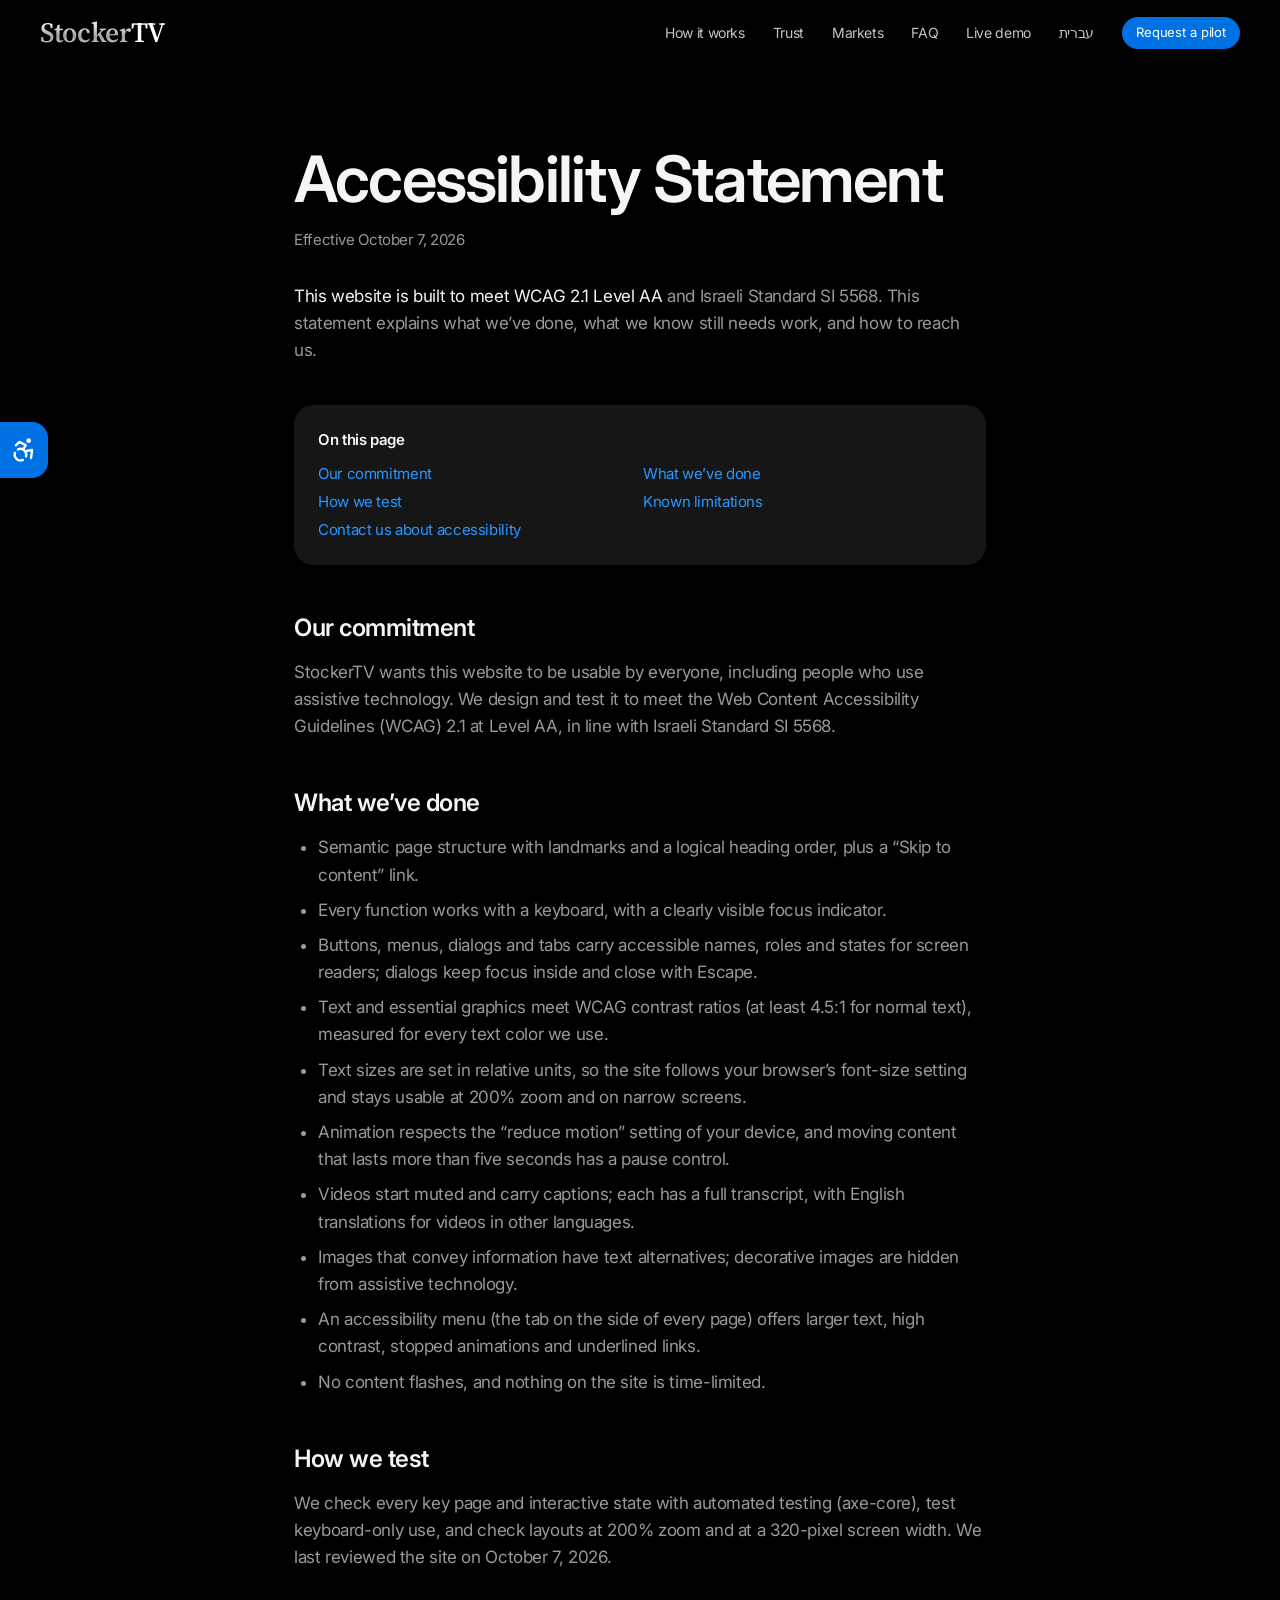
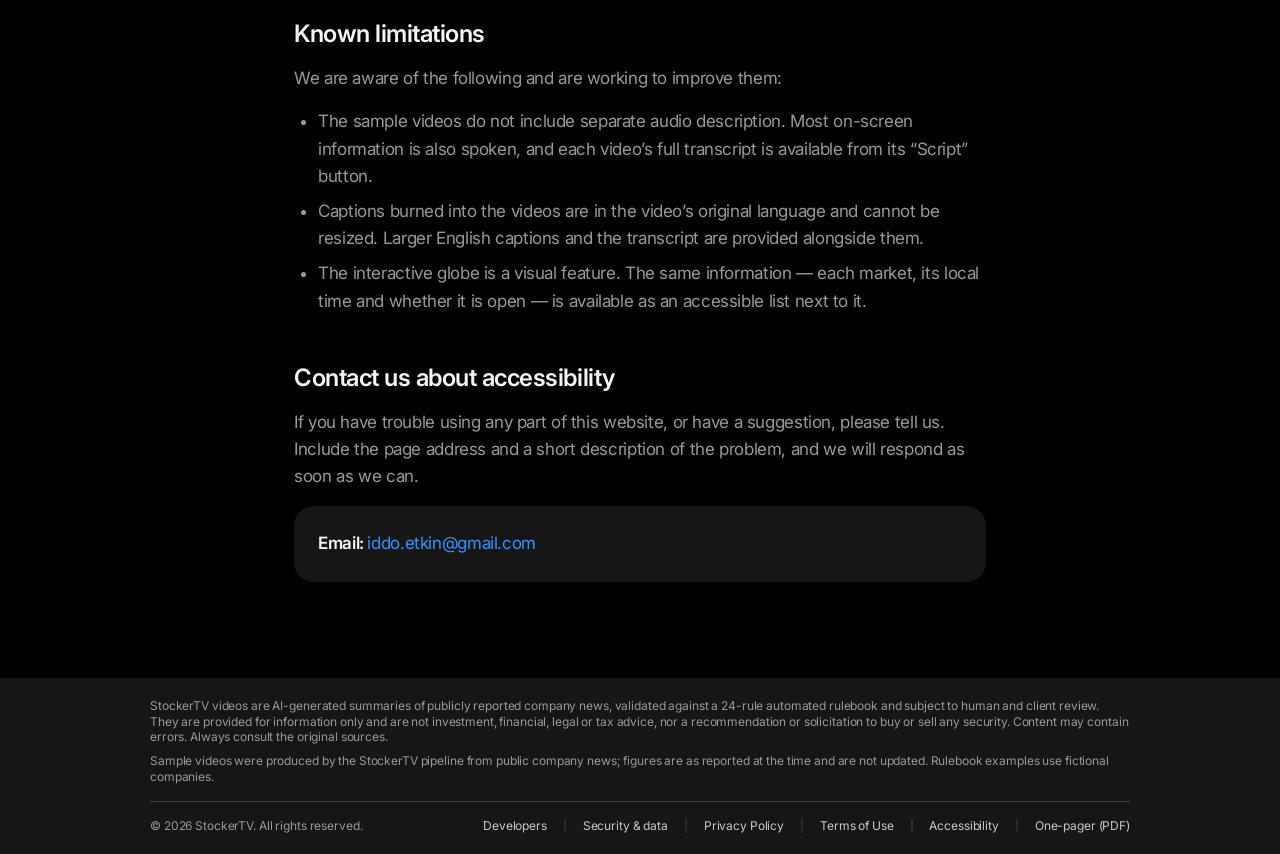
<file: accessibility.html>
<!doctype html>
<html lang="en">
  <head>
    <meta charset="UTF-8" />
    <link rel="preload" href="/fonts/inter-latin.woff2" as="font" type="font/woff2" crossorigin />
    <link rel="preload" href="/fonts/wordmark-serif.woff2" as="font" type="font/woff2" crossorigin />
    <link rel="icon" type="image/svg+xml" href="/favicon.svg" />
    <meta name="viewport" content="width=device-width, initial-scale=1, viewport-fit=cover" />
    <meta name="theme-color" content="#000000" />
    <meta name="color-scheme" content="dark" />
    <meta name="description" content="How the StockerTV website works toward WCAG 2.1 Level AA and Israeli Standard SI 5568, what still needs work, and how to reach us about accessibility." />
    <link rel="manifest" href="/manifest.webmanifest" />
    <link rel="apple-touch-icon" href="/apple-touch-icon.png" />
    <meta name="apple-mobile-web-app-capable" content="yes" />
    <meta name="apple-mobile-web-app-status-bar-style" content="black-translucent" />
    <meta name="apple-mobile-web-app-title" content="StockerTV" />

    <!-- Share previews (absolute URLs on the production domain) -->
    <meta property="og:type" content="website" />
    <meta property="og:site_name" content="StockerTV" />
    <meta property="og:title" content="Accessibility Statement · StockerTV" />
    <meta property="og:description" content="How the StockerTV website works toward WCAG 2.1 Level AA and Israeli Standard SI 5568, what still needs work, and how to reach us about accessibility." />
    <link rel="canonical" href="https://www.stockertv.com/accessibility" />
    <meta property="og:url" content="https://www.stockertv.com/accessibility" />
    <meta property="og:image" content="https://www.stockertv.com/og.png" />
    <meta property="og:image:width" content="1200" />
    <meta property="og:image:height" content="630" />
    <meta property="og:image:alt" content="StockerTV: Market news your users watch. Inside your app." />
    <meta name="twitter:card" content="summary_large_image" />
    <title>Accessibility Statement · StockerTV</title>
    <script type="module" crossorigin src="/assets/index-yb158vtb.js"></script>
    <link rel="modulepreload" crossorigin href="/assets/reduced-motion-DOEJlW1g.js">
    <link rel="modulepreload" crossorigin href="/assets/is-ref-object-wZsrxf7t.js">
    <link rel="modulepreload" crossorigin href="/assets/check-CrKg94W7.js">
    <link rel="modulepreload" crossorigin href="/assets/single-value-5Qd_74Cv.js">
    <link rel="stylesheet" crossorigin href="/assets/index-D45OPzHk.css">
      <!--prerender-head:start--><script type="application/ld+json">{"@context": "https://schema.org", "@type": "Organization", "name": "StockerTV", "url": "https://www.stockertv.com/", "logo": "https://www.stockertv.com/icon-512.png", "description": "StockerTV turns filings and Tier-1 financial news into short, sourced market-news videos for trading platforms and banks: validated against a rulebook, approved by the client's team, and embedded with one snippet.", "email": "iddo.etkin@gmail.com", "founder": {"@type": "Person", "name": "Iddo Etkin", "jobTitle": "Founder & CEO", "sameAs": "https://www.linkedin.com/in/iddoetkin"}}</script><script type="application/ld+json">{"@context": "https://schema.org", "@type": "WebSite", "name": "StockerTV", "url": "https://www.stockertv.com/"}</script><link rel="alternate" hreflang="en" href="https://www.stockertv.com/accessibility" /><link rel="alternate" hreflang="he" href="https://www.stockertv.com/he/accessibility" /><link rel="alternate" hreflang="x-default" href="https://www.stockertv.com/accessibility" /><!--prerender-head:end-->
  </head>
  <body>
    <!--prerender:start--><noscript><style>.nojs{max-width:46rem;margin:0 auto;padding:2rem 1.25rem 4rem;font:17px/1.55 system-ui,sans-serif;color:#f5f5f7;background:#000}.nojs h1{font-size:2.2rem;line-height:1.1;margin:1.5rem 0 1rem}.nojs h2{font-size:1.6rem;margin:2.5rem 0 .75rem}.nojs h3{font-size:1.2rem;margin:1.5rem 0 .5rem}.nojs p,.nojs div{margin:.5rem 0}.nojs ul,.nojs ol{padding-left:1.25rem}.nojs a{color:#2997ff}</style><div class="nojs"><div><a href="/">Stocker TV </a> <div><div><a href="/#how">How it works</a> <a href="/#trust">Trust</a> <a href="/#always-on">Markets</a> <a href="/#faq">FAQ</a> </div><a href="/feed">Live demo</a> <a href="/he/accessibility">עברית</a> </div></div><div><h1>Accessibility Statement</h1><p>Effective October 7, 2026</p><p>This website is built to meet WCAG 2.1 Level AA and Israeli Standard SI 5568. This statement explains what we’ve done, what we know still needs work, and how to reach us.</p><h2>On this page</h2><div><h2>Our commitment</h2><p>StockerTV wants this website to be usable by everyone, including people who use assistive technology. We design and test it to meet the Web Content Accessibility Guidelines (WCAG) 2.1 at Level AA, in line with Israeli Standard SI 5568.</p></div><div><h2>What we’ve done</h2><ul><li>Semantic page structure with landmarks and a logical heading order, plus a “Skip to content” link.</li><li>Every function works with a keyboard, with a clearly visible focus indicator.</li><li>Buttons, menus, dialogs and tabs carry accessible names, roles and states for screen readers; dialogs keep focus inside and close with Escape.</li><li>Text and essential graphics meet WCAG contrast ratios (at least 4.5:1 for normal text), measured for every text color we use.</li><li>Text sizes are set in relative units, so the site follows your browser’s font-size setting and stays usable at 200% zoom and on narrow screens.</li><li>Animation respects the “reduce motion” setting of your device, and moving content that lasts more than five seconds has a pause control.</li><li>Videos start muted and carry captions; each has a full transcript, with English translations for videos in other languages.</li><li>Images that convey information have text alternatives; decorative images are hidden from assistive technology.</li><li>An accessibility menu (the tab on the side of every page) offers larger text, high contrast, stopped animations and underlined links.</li><li>No content flashes, and nothing on the site is time-limited.</li></ul></div><div><h2>How we test</h2><p>We check every key page and interactive state with automated testing (axe-core), test keyboard-only use, and check layouts at 200% zoom and at a 320-pixel screen width. We last reviewed the site on October 7, 2026.</p></div><div><h2>Known limitations</h2><div><p>We are aware of the following and are working to improve them:</p><ul><li>The sample videos do not include separate audio description. Most on-screen information is also spoken, and each video’s full transcript is available from its “Script” button.</li><li>Captions burned into the videos are in the video’s original language and cannot be resized. Larger English captions and the transcript are provided alongside them.</li><li>The interactive globe is a visual feature. The same information — each market, its local time and whether it is open — is available as an accessible list next to it.</li></ul></div></div><div><h2>Contact us about accessibility</h2><div><p>If you have trouble using any part of this website, or have a suggestion, please tell us. Include the page address and a short description of the problem, and we will respond as soon as we can.</p><div>Email: <a href="mailto:iddo.etkin@gmail.com?subject=Accessibility">iddo.etkin@gmail.com</a> </div></div></div></div><div><ol><li><p>StockerTV videos are AI-generated summaries of publicly reported company news, validated against a 24-rule automated rulebook and subject to human and client review. They are provided for information only and are not investment, financial, legal or tax advice, nor a recommendation or solicitation to buy or sell any security. Content may contain errors. Always consult the original sources.</p></li><li>Sample videos were produced by the StockerTV pipeline from public company news; figures are as reported at the time and are not updated. Rulebook examples use fictional companies.</li></ol><div><p>© 2026 StockerTV. All rights reserved.</p><div><a href="/developers">Developers</a> <a href="/security">Security &amp; data</a> <a href="/privacy">Privacy Policy</a> <a href="/terms">Terms of Use</a> <a href="/accessibility">Accessibility</a> <a href="/StockerTV-one-pager.pdf">One-pager (PDF)</a> </div></div></div></div></noscript><!--prerender:end-->
    <div id="root"></div>

  </body>
</html>
</file>
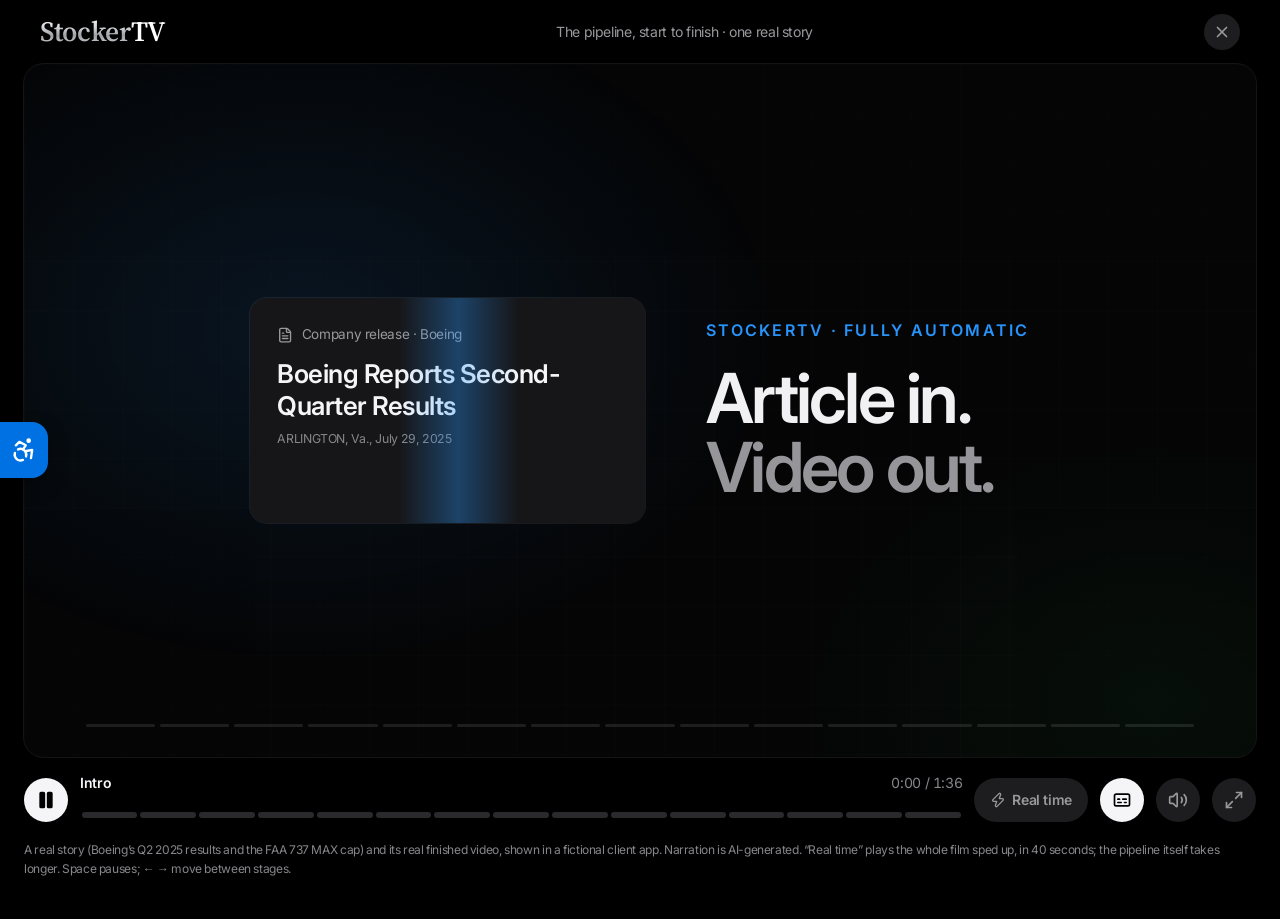
<file: demo.html>
<!doctype html>
<html lang="en">
  <head>
    <meta charset="UTF-8" />
    <link rel="preload" href="/fonts/inter-latin.woff2" as="font" type="font/woff2" crossorigin />
    <link rel="preload" href="/fonts/wordmark-serif.woff2" as="font" type="font/woff2" crossorigin />
    <link rel="icon" type="image/svg+xml" href="/favicon.svg" />
    <meta name="viewport" content="width=device-width, initial-scale=1, viewport-fit=cover" />
    <meta name="theme-color" content="#000000" />
    <meta name="color-scheme" content="dark" />
    <meta name="description" content="One real story through the StockerTV pipeline, start to finish: from a company release to a validated, approved, finished video, in fifteen stages." />
    <link rel="manifest" href="/manifest.webmanifest" />
    <link rel="apple-touch-icon" href="/apple-touch-icon.png" />
    <meta name="apple-mobile-web-app-capable" content="yes" />
    <meta name="apple-mobile-web-app-status-bar-style" content="black-translucent" />
    <meta name="apple-mobile-web-app-title" content="StockerTV" />

    <!-- Share previews (absolute URLs on the production domain) -->
    <meta property="og:type" content="website" />
    <meta property="og:site_name" content="StockerTV" />
    <meta property="og:title" content="The pipeline, start to finish · StockerTV" />
    <meta property="og:description" content="One real story through the StockerTV pipeline, start to finish: from a company release to a validated, approved, finished video, in fifteen stages." />
    <link rel="canonical" href="https://www.stockertv.com/demo" />
    <meta property="og:url" content="https://www.stockertv.com/demo" />
    <meta property="og:image" content="https://www.stockertv.com/og.png" />
    <meta property="og:image:width" content="1200" />
    <meta property="og:image:height" content="630" />
    <meta property="og:image:alt" content="StockerTV: Market news your users watch. Inside your app." />
    <meta name="twitter:card" content="summary_large_image" />
    <title>The pipeline, start to finish · StockerTV</title>
    <script type="module" crossorigin src="/assets/index-yb158vtb.js"></script>
    <link rel="modulepreload" crossorigin href="/assets/reduced-motion-DOEJlW1g.js">
    <link rel="modulepreload" crossorigin href="/assets/is-ref-object-wZsrxf7t.js">
    <link rel="modulepreload" crossorigin href="/assets/check-CrKg94W7.js">
    <link rel="modulepreload" crossorigin href="/assets/single-value-5Qd_74Cv.js">
    <link rel="stylesheet" crossorigin href="/assets/index-D45OPzHk.css">
      <!--prerender-head:start--><script type="application/ld+json">{"@context": "https://schema.org", "@type": "Organization", "name": "StockerTV", "url": "https://www.stockertv.com/", "logo": "https://www.stockertv.com/icon-512.png", "description": "StockerTV turns filings and Tier-1 financial news into short, sourced market-news videos for trading platforms and banks: validated against a rulebook, approved by the client's team, and embedded with one snippet.", "email": "iddo.etkin@gmail.com", "founder": {"@type": "Person", "name": "Iddo Etkin", "jobTitle": "Founder & CEO", "sameAs": "https://www.linkedin.com/in/iddoetkin"}}</script><script type="application/ld+json">{"@context": "https://schema.org", "@type": "WebSite", "name": "StockerTV", "url": "https://www.stockertv.com/"}</script><!--prerender-head:end-->
  </head>
  <body>
    <!--prerender:start--><noscript><style>.nojs{max-width:46rem;margin:0 auto;padding:2rem 1.25rem 4rem;font:17px/1.55 system-ui,sans-serif;color:#f5f5f7;background:#000}.nojs h1{font-size:2.2rem;line-height:1.1;margin:1.5rem 0 1rem}.nojs h2{font-size:1.6rem;margin:2.5rem 0 .75rem}.nojs h3{font-size:1.2rem;margin:1.5rem 0 .5rem}.nojs p,.nojs div{margin:.5rem 0}.nojs ul,.nojs ol{padding-left:1.25rem}.nojs a{color:#2997ff}</style><div class="nojs"><div><div><a href="/">Stocker TV </a> <p>The pipeline, start to finish · one real story</p></div><div><h1>StockerTV pipeline film: from a company release to a finished video, in fifteen stages</h1><div><div><p> Company release · Boeing</p><p>Boeing Reports Second-Quarter Results</p><p>ARLINGTON, Va., July 29, 2025</p><p> New story caught · BA</p></div><div><p>StockerTV · fully automatic</p><p>Article in. Video out. </p></div></div><div><p>Intro</p><p>0:00 / 1:36</p></div><p>A real story (Boeing’s Q2 2025 results and the FAA 737 MAX cap) and its real finished video, shown in a fictional client app. Narration is AI-generated. “Real time” plays the whole film sped up, in 40 seconds; the pipeline itself takes longer. Space pauses; ← → move between stages.</p></div></div></div></noscript><!--prerender:end-->
    <div id="root"></div>

  </body>
</html>
</file>
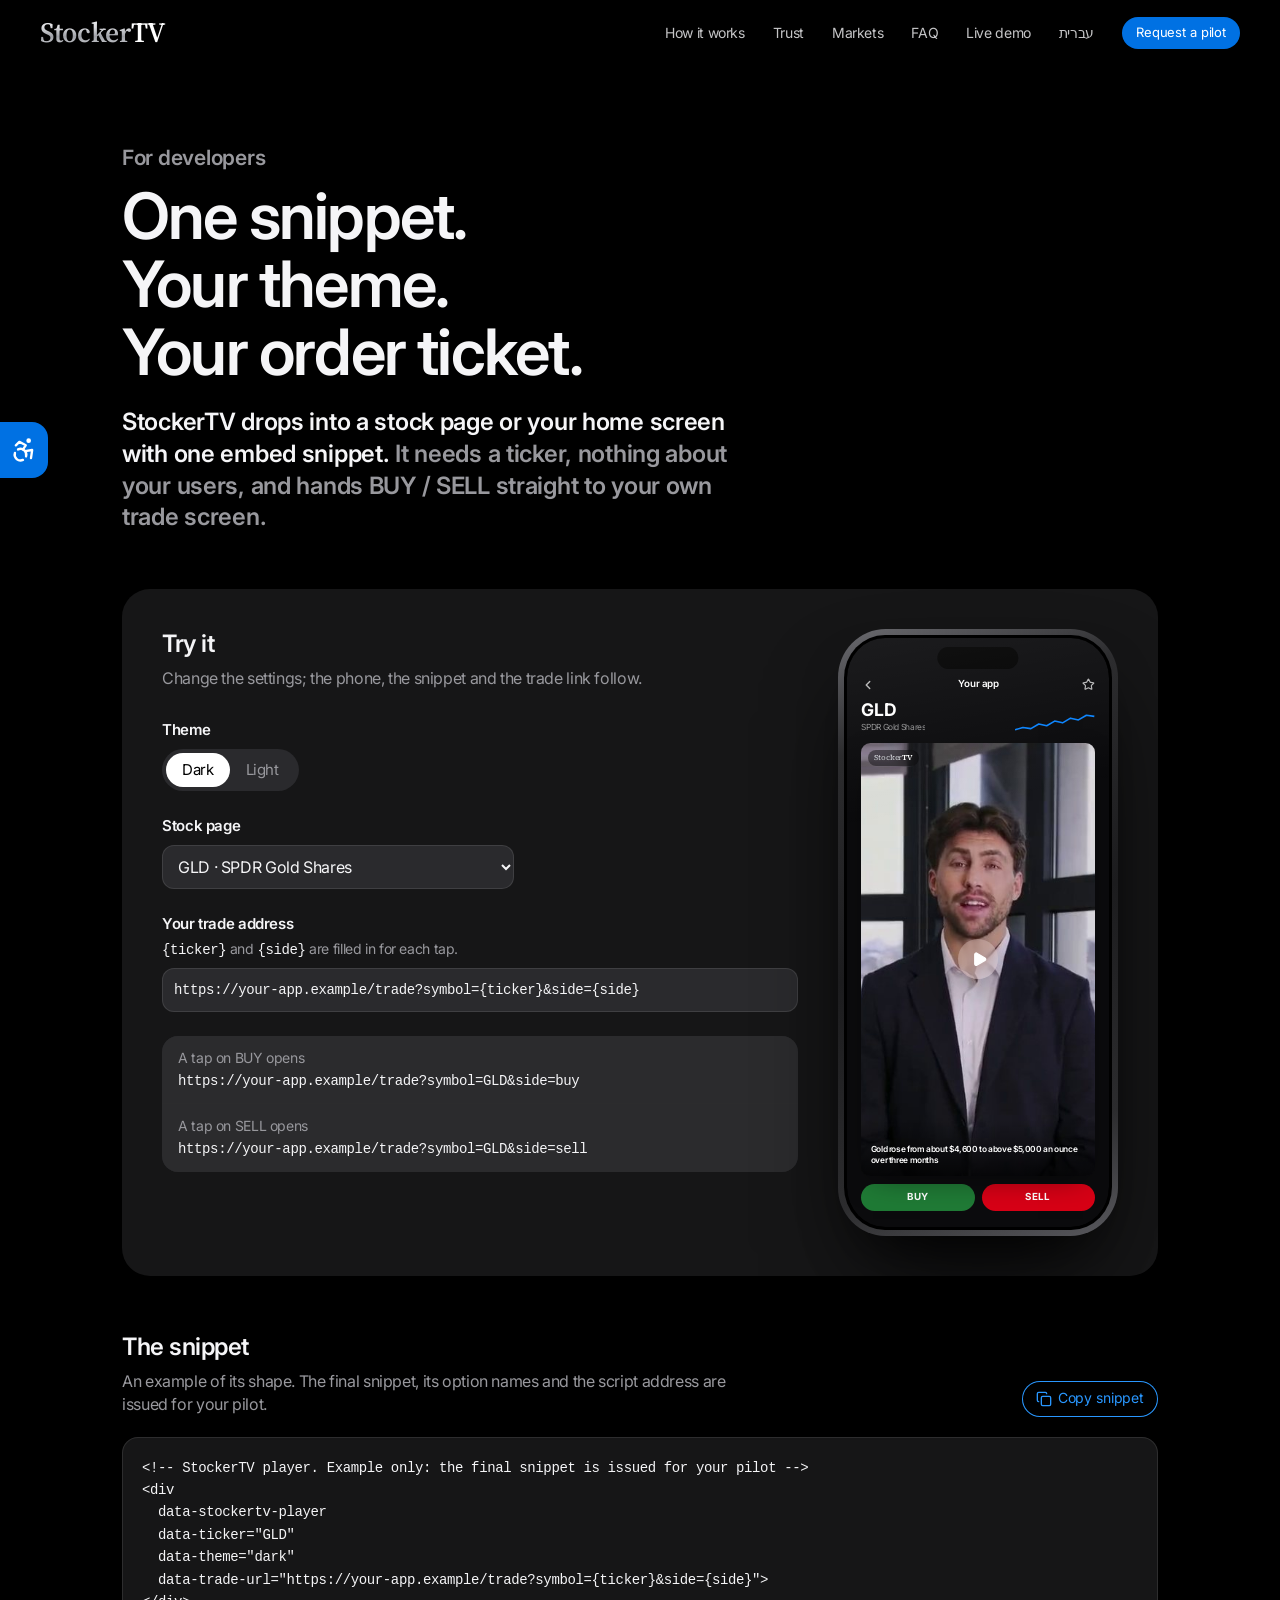
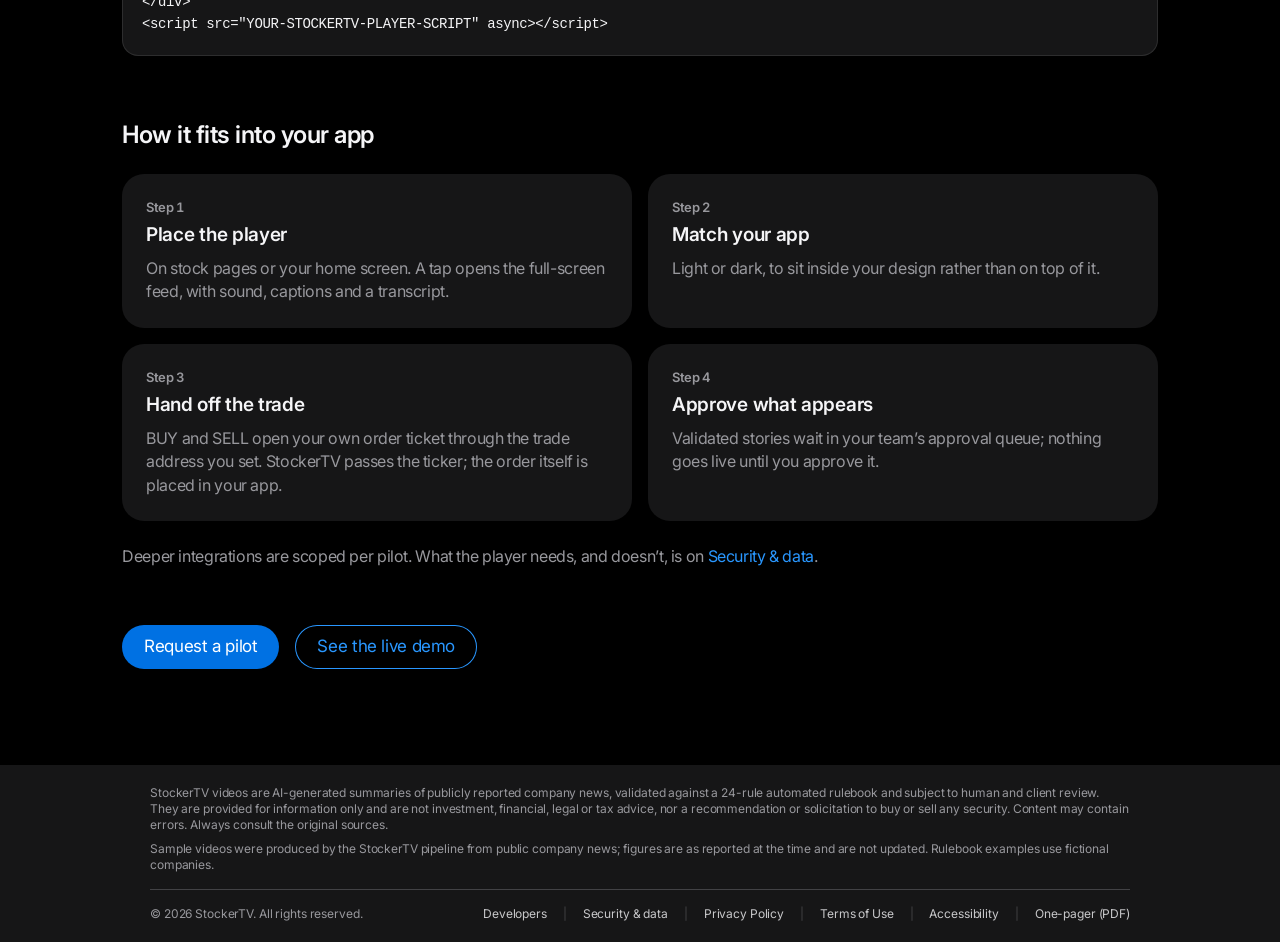
<file: developers.html>
<!doctype html>
<html lang="en">
  <head>
    <meta charset="UTF-8" />
    <link rel="preload" href="/fonts/inter-latin.woff2" as="font" type="font/woff2" crossorigin />
    <link rel="preload" href="/fonts/wordmark-serif.woff2" as="font" type="font/woff2" crossorigin />
    <link rel="icon" type="image/svg+xml" href="/favicon.svg" />
    <meta name="viewport" content="width=device-width, initial-scale=1, viewport-fit=cover" />
    <meta name="theme-color" content="#000000" />
    <meta name="color-scheme" content="dark" />
    <meta name="description" content="How StockerTV fits into your app: one embed snippet, your light or dark theme, and BUY / SELL handed to your own order ticket. Try it in a live preview." />
    <link rel="manifest" href="/manifest.webmanifest" />
    <link rel="apple-touch-icon" href="/apple-touch-icon.png" />
    <meta name="apple-mobile-web-app-capable" content="yes" />
    <meta name="apple-mobile-web-app-status-bar-style" content="black-translucent" />
    <meta name="apple-mobile-web-app-title" content="StockerTV" />

    <!-- Share previews (absolute URLs on the production domain) -->
    <meta property="og:type" content="website" />
    <meta property="og:site_name" content="StockerTV" />
    <meta property="og:title" content="Developers · StockerTV" />
    <meta property="og:description" content="How StockerTV fits into your app: one embed snippet, your light or dark theme, and BUY / SELL handed to your own order ticket. Try it in a live preview." />
    <link rel="canonical" href="https://www.stockertv.com/developers" />
    <meta property="og:url" content="https://www.stockertv.com/developers" />
    <meta property="og:image" content="https://www.stockertv.com/og.png" />
    <meta property="og:image:width" content="1200" />
    <meta property="og:image:height" content="630" />
    <meta property="og:image:alt" content="StockerTV: Market news your users watch. Inside your app." />
    <meta name="twitter:card" content="summary_large_image" />
    <title>Developers · StockerTV</title>
    <script type="module" crossorigin src="/assets/index-yb158vtb.js"></script>
    <link rel="modulepreload" crossorigin href="/assets/reduced-motion-DOEJlW1g.js">
    <link rel="modulepreload" crossorigin href="/assets/is-ref-object-wZsrxf7t.js">
    <link rel="modulepreload" crossorigin href="/assets/check-CrKg94W7.js">
    <link rel="modulepreload" crossorigin href="/assets/single-value-5Qd_74Cv.js">
    <link rel="stylesheet" crossorigin href="/assets/index-D45OPzHk.css">
      <!--prerender-head:start--><script type="application/ld+json">{"@context": "https://schema.org", "@type": "Organization", "name": "StockerTV", "url": "https://www.stockertv.com/", "logo": "https://www.stockertv.com/icon-512.png", "description": "StockerTV turns filings and Tier-1 financial news into short, sourced market-news videos for trading platforms and banks: validated against a rulebook, approved by the client's team, and embedded with one snippet.", "email": "iddo.etkin@gmail.com", "founder": {"@type": "Person", "name": "Iddo Etkin", "jobTitle": "Founder & CEO", "sameAs": "https://www.linkedin.com/in/iddoetkin"}}</script><script type="application/ld+json">{"@context": "https://schema.org", "@type": "WebSite", "name": "StockerTV", "url": "https://www.stockertv.com/"}</script><!--prerender-head:end-->
  </head>
  <body>
    <!--prerender:start--><noscript><style>.nojs{max-width:46rem;margin:0 auto;padding:2rem 1.25rem 4rem;font:17px/1.55 system-ui,sans-serif;color:#f5f5f7;background:#000}.nojs h1{font-size:2.2rem;line-height:1.1;margin:1.5rem 0 1rem}.nojs h2{font-size:1.6rem;margin:2.5rem 0 .75rem}.nojs h3{font-size:1.2rem;margin:1.5rem 0 .5rem}.nojs p,.nojs div{margin:.5rem 0}.nojs ul,.nojs ol{padding-left:1.25rem}.nojs a{color:#2997ff}</style><div class="nojs"><div><a href="/">Stocker TV </a> <div><div><a href="/#how">How it works</a> <a href="/#trust">Trust</a> <a href="/#always-on">Markets</a> <a href="/#faq">FAQ</a> </div><a href="/feed">Live demo</a> <a href="/he">עברית</a> </div></div><div><p>For developers</p><h1>One snippet. Your theme. Your order ticket.</h1><p>StockerTV drops into a stock page or your home screen with one embed snippet. It needs a ticker, nothing about your users, and hands BUY / SELL straight to your own trade screen.</p><div><h2>Try it</h2><p>Change the settings; the phone, the snippet and the trade link follow.</p><div><div>Theme</div>darklight</div>Stock pageYour trade address<p>{ticker} and {side} are filled in for each tap.</p><div><div><div>A tap on BUY opens</div><div>https://your-app.example/trade?symbol=GLD&amp;side=buy</div></div><div><div>A tap on SELL opens</div><div>https://your-app.example/trade?symbol=GLD&amp;side=sell</div></div></div></div><div><div><h2>The snippet</h2><p>An example of its shape. The final snippet, its option names and the script address are issued for your pilot.</p></div><div>&lt;!-- StockerTV player. Example only: the final snippet is issued for your pilot --&gt; &lt;div data-stockertv-player data-ticker="GLD" data-theme="dark" data-trade-url="https://your-app.example/trade?symbol={ticker}&amp;side={side}"&gt; &lt;/div&gt; &lt;script src="YOUR-STOCKERTV-PLAYER-SCRIPT" async&gt;&lt;/script&gt;</div></div><div><h2>How it fits into your app</h2><ol><li><p>Step 1</p><h3>Place the player</h3><p>On stock pages or your home screen. A tap opens the full-screen feed, with sound, captions and a transcript.</p></li><li><p>Step 2</p><h3>Match your app</h3><p>Light or dark, to sit inside your design rather than on top of it.</p></li><li><p>Step 3</p><h3>Hand off the trade</h3><p>BUY and SELL open your own order ticket through the trade address you set. StockerTV passes the ticker; the order itself is placed in your app.</p></li><li><p>Step 4</p><h3>Approve what appears</h3><p>Validated stories wait in your team’s approval queue; nothing goes live until you approve it.</p></li></ol><p>Deeper integrations are scoped per pilot. What the player needs, and doesn’t, is on <a href="/security">Security &amp; data</a> .</p></div><div><a href="/feed">See the live demo</a> </div></div><div><ol><li><p>StockerTV videos are AI-generated summaries of publicly reported company news, validated against a 24-rule automated rulebook and subject to human and client review. They are provided for information only and are not investment, financial, legal or tax advice, nor a recommendation or solicitation to buy or sell any security. Content may contain errors. Always consult the original sources.</p></li><li>Sample videos were produced by the StockerTV pipeline from public company news; figures are as reported at the time and are not updated. Rulebook examples use fictional companies.</li></ol><div><p>© 2026 StockerTV. All rights reserved.</p><div><a href="/developers">Developers</a> <a href="/security">Security &amp; data</a> <a href="/privacy">Privacy Policy</a> <a href="/terms">Terms of Use</a> <a href="/accessibility">Accessibility</a> <a href="/StockerTV-one-pager.pdf">One-pager (PDF)</a> </div></div></div></div></noscript><!--prerender:end-->
    <div id="root"></div>

  </body>
</html>
</file>
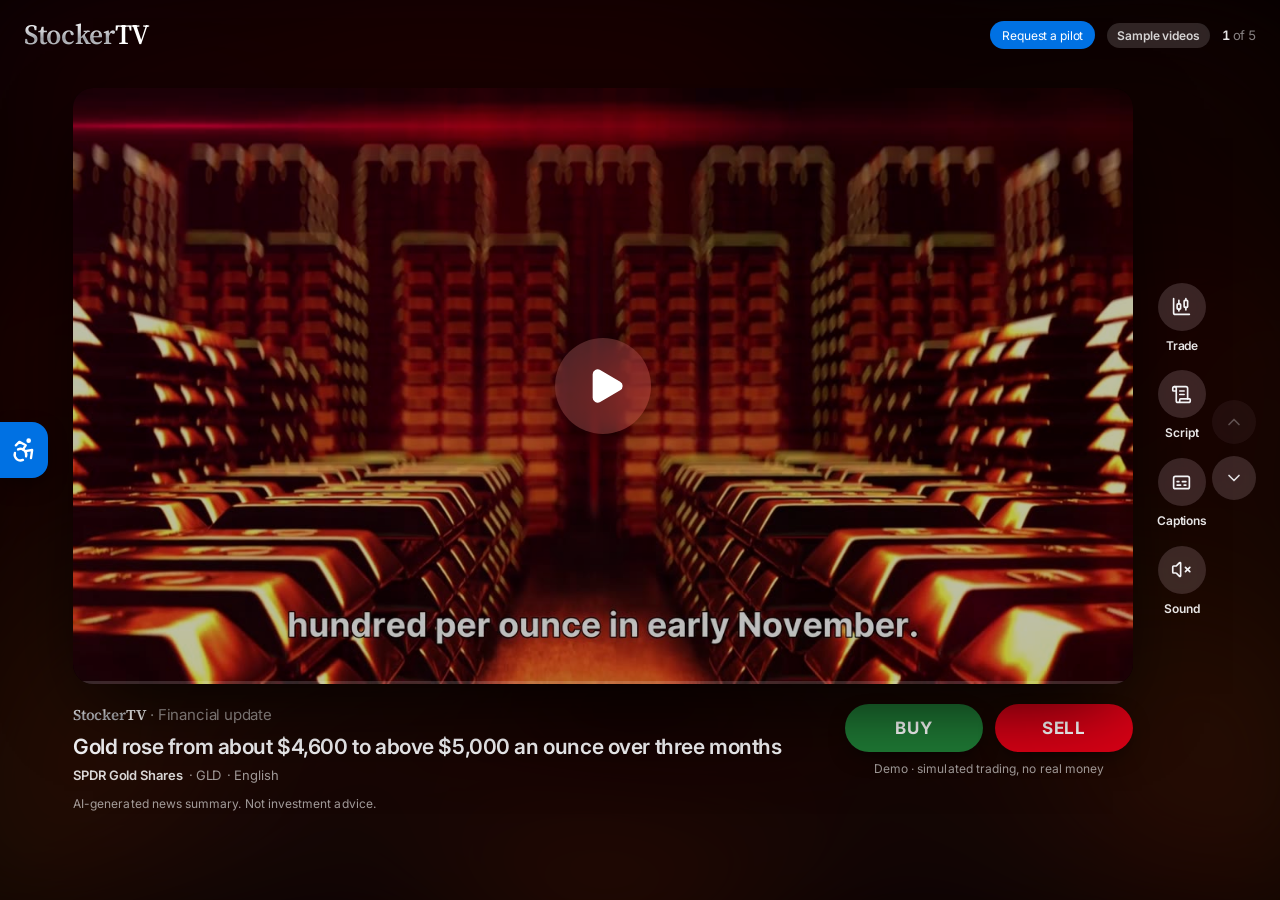
<file: feed.html>
<!doctype html>
<html lang="en">
  <head>
    <meta charset="UTF-8" />
    <link rel="preload" href="/fonts/inter-latin.woff2" as="font" type="font/woff2" crossorigin />
    <link rel="preload" href="/fonts/wordmark-serif.woff2" as="font" type="font/woff2" crossorigin />
    <link rel="icon" type="image/svg+xml" href="/favicon.svg" />
    <meta name="viewport" content="width=device-width, initial-scale=1, viewport-fit=cover" />
    <meta name="theme-color" content="#000000" />
    <meta name="color-scheme" content="dark" />
    <meta name="description" content="Sample StockerTV videos: short, sourced market-news summaries with captions, a transcript and a simulated order ticket. AI-generated, not investment advice." />
    <link rel="manifest" href="/manifest.webmanifest" />
    <link rel="apple-touch-icon" href="/apple-touch-icon.png" />
    <meta name="apple-mobile-web-app-capable" content="yes" />
    <meta name="apple-mobile-web-app-status-bar-style" content="black-translucent" />
    <meta name="apple-mobile-web-app-title" content="StockerTV" />

    <!-- Share previews (absolute URLs on the production domain) -->
    <meta property="og:type" content="website" />
    <meta property="og:site_name" content="StockerTV" />
    <meta property="og:title" content="Feed · StockerTV" />
    <meta property="og:description" content="Sample StockerTV videos: short, sourced market-news summaries with captions, a transcript and a simulated order ticket. AI-generated, not investment advice." />
    <link rel="canonical" href="https://www.stockertv.com/feed" />
    <meta property="og:url" content="https://www.stockertv.com/feed" />
    <meta property="og:image" content="https://www.stockertv.com/og.png" />
    <meta property="og:image:width" content="1200" />
    <meta property="og:image:height" content="630" />
    <meta property="og:image:alt" content="StockerTV: Market news your users watch. Inside your app." />
    <meta name="twitter:card" content="summary_large_image" />
    <title>Feed · StockerTV</title>
    <script type="module" crossorigin src="/assets/index-yb158vtb.js"></script>
    <link rel="modulepreload" crossorigin href="/assets/reduced-motion-DOEJlW1g.js">
    <link rel="modulepreload" crossorigin href="/assets/is-ref-object-wZsrxf7t.js">
    <link rel="modulepreload" crossorigin href="/assets/check-CrKg94W7.js">
    <link rel="modulepreload" crossorigin href="/assets/single-value-5Qd_74Cv.js">
    <link rel="stylesheet" crossorigin href="/assets/index-D45OPzHk.css">
      <!--prerender-head:start--><script type="application/ld+json">{"@context": "https://schema.org", "@type": "Organization", "name": "StockerTV", "url": "https://www.stockertv.com/", "logo": "https://www.stockertv.com/icon-512.png", "description": "StockerTV turns filings and Tier-1 financial news into short, sourced market-news videos for trading platforms and banks: validated against a rulebook, approved by the client's team, and embedded with one snippet.", "email": "iddo.etkin@gmail.com", "founder": {"@type": "Person", "name": "Iddo Etkin", "jobTitle": "Founder & CEO", "sameAs": "https://www.linkedin.com/in/iddoetkin"}}</script><script type="application/ld+json">{"@context": "https://schema.org", "@type": "WebSite", "name": "StockerTV", "url": "https://www.stockertv.com/"}</script><!--prerender-head:end-->
  </head>
  <body>
    <!--prerender:start--><noscript><style>.nojs{max-width:46rem;margin:0 auto;padding:2rem 1.25rem 4rem;font:17px/1.55 system-ui,sans-serif;color:#f5f5f7;background:#000}.nojs h1{font-size:2.2rem;line-height:1.1;margin:1.5rem 0 1rem}.nojs h2{font-size:1.6rem;margin:2.5rem 0 .75rem}.nojs h3{font-size:1.2rem;margin:1.5rem 0 .5rem}.nojs p,.nojs div{margin:.5rem 0}.nojs ul,.nojs ol{padding-left:1.25rem}.nojs a{color:#2997ff}</style><div class="nojs"><div><div><a href="/">Stocker TV </a> <div>Sample videos 1 of 5 </div></div><div><h1>StockerTV sample videos</h1><div><div><p>Stocker TV · Financial update </p><h2>Gold rose from about $4,600 to above $5,000 an ounce over three months</h2><p>SPDR Gold Shares · GLD · English </p><p>AI-generated news summary. Not investment advice.</p></div><p>Demo · simulated trading, no real money</p></div><div><div><p>Stocker TV · Operations update </p><h2>737 MAX output was capped at 38 a month; Q2 2025 deliveries reached 150 jets</h2><p>Boeing · BA · English </p><p>AI-generated news summary. Not investment advice.</p></div><p>Demo · simulated trading, no real money</p></div><div><div><p>Stocker TV · Product update </p><h2>NVIDIA announced DLSS 4.5 with a second-generation transformer model</h2><p>NVIDIA · NVDA · Español </p><p>AI-generated news summary. Not investment advice.</p></div><p>Demo · simulated trading, no real money</p></div></div></div></div></noscript><!--prerender:end-->
    <div id="root"></div>

  </body>
</html>
</file>
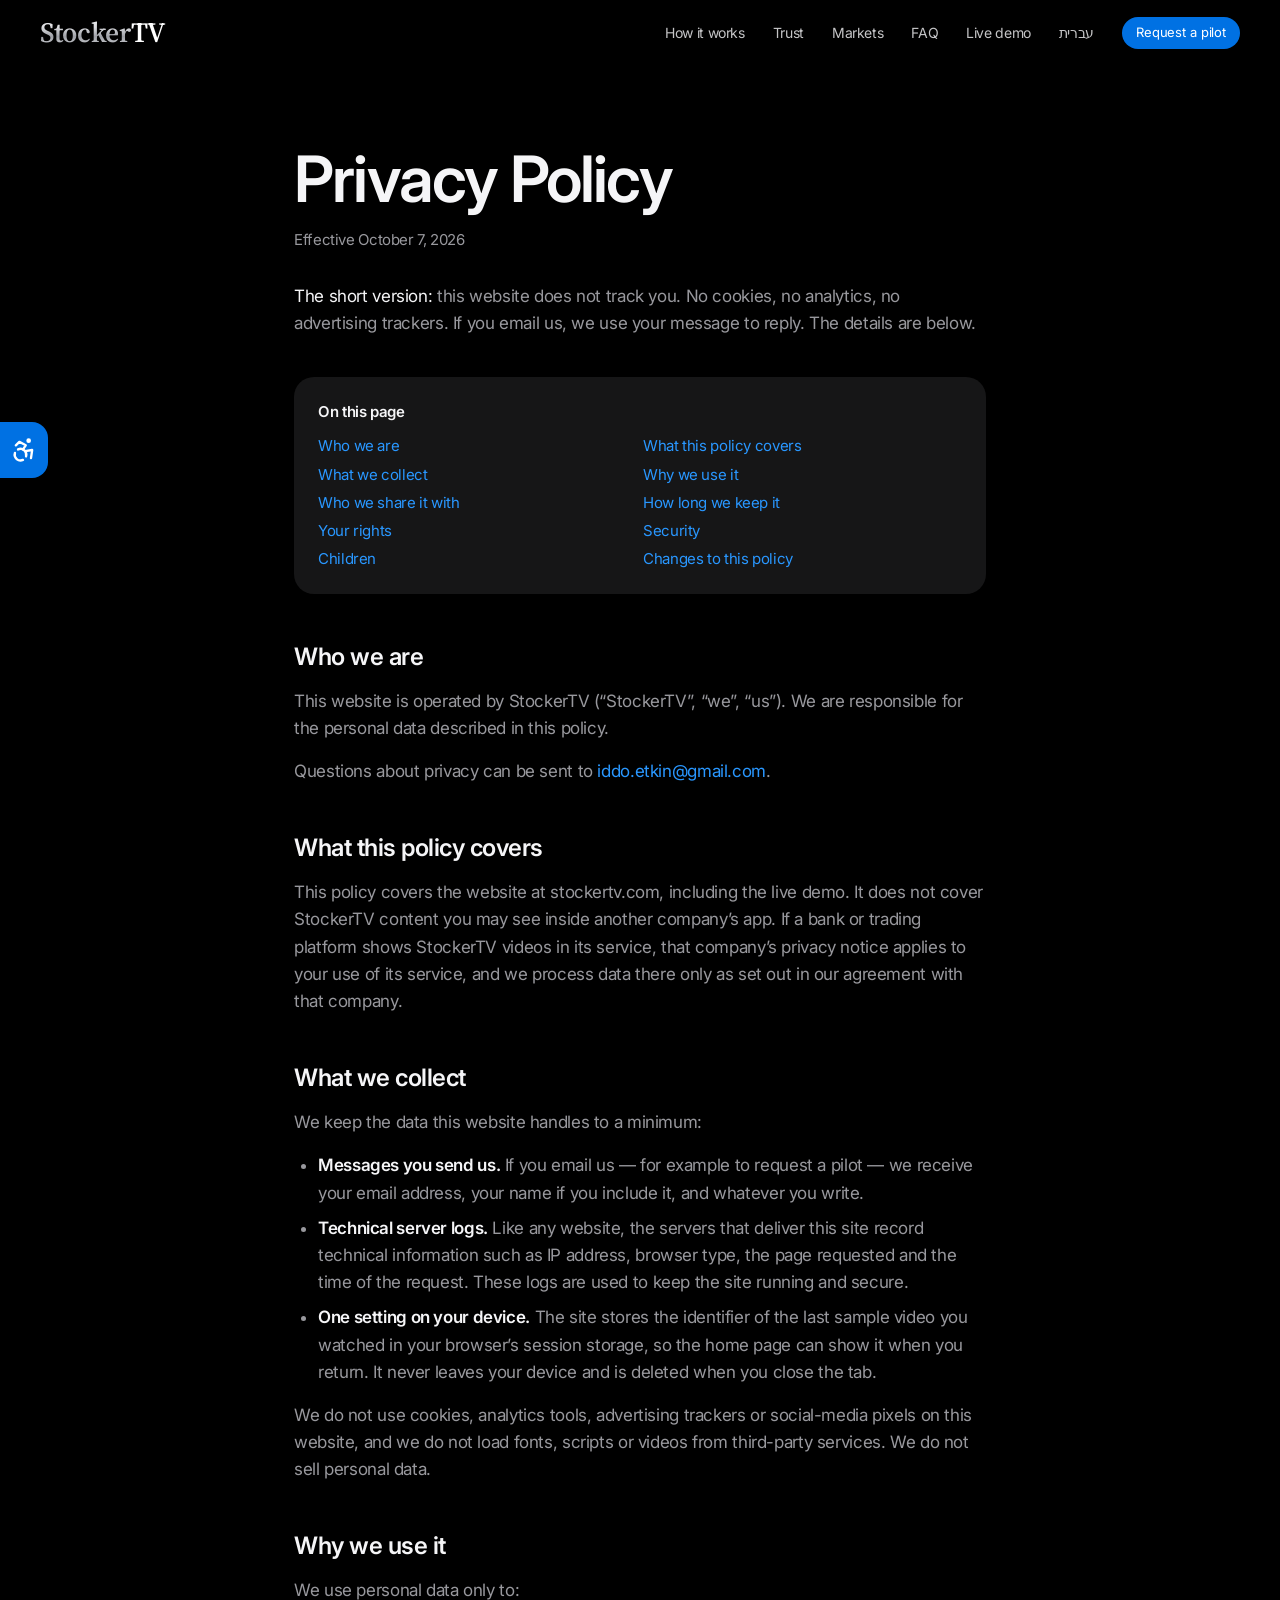
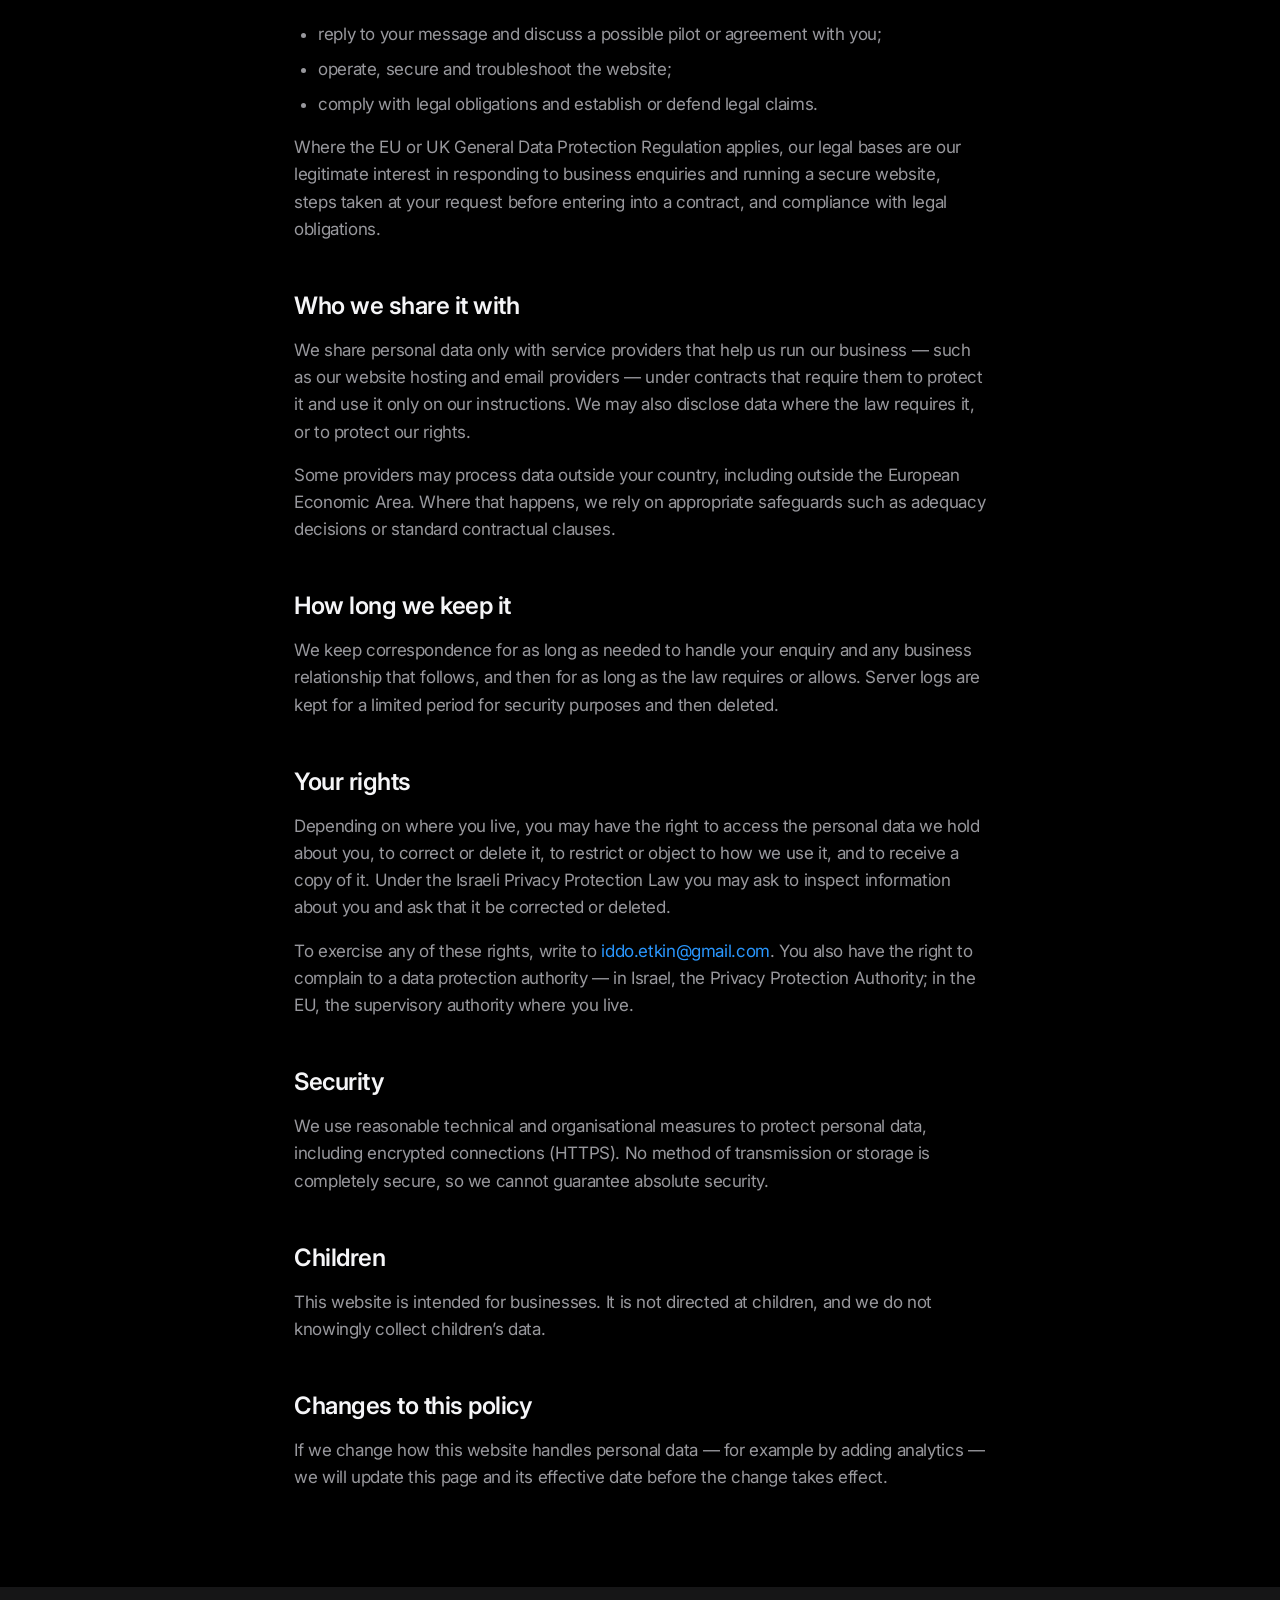
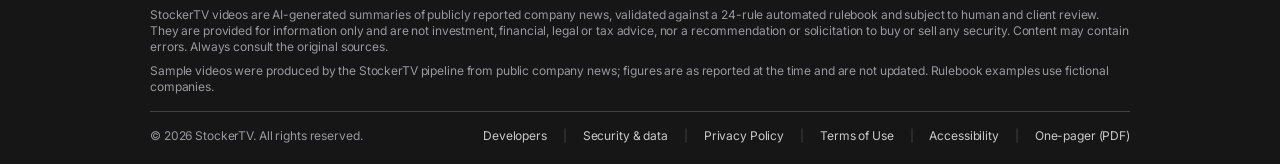
<file: privacy.html>
<!doctype html>
<html lang="en">
  <head>
    <meta charset="UTF-8" />
    <link rel="preload" href="/fonts/inter-latin.woff2" as="font" type="font/woff2" crossorigin />
    <link rel="preload" href="/fonts/wordmark-serif.woff2" as="font" type="font/woff2" crossorigin />
    <link rel="icon" type="image/svg+xml" href="/favicon.svg" />
    <meta name="viewport" content="width=device-width, initial-scale=1, viewport-fit=cover" />
    <meta name="theme-color" content="#000000" />
    <meta name="color-scheme" content="dark" />
    <meta name="description" content="How the StockerTV website handles personal data: no cookies, no analytics, no advertising trackers." />
    <link rel="manifest" href="/manifest.webmanifest" />
    <link rel="apple-touch-icon" href="/apple-touch-icon.png" />
    <meta name="apple-mobile-web-app-capable" content="yes" />
    <meta name="apple-mobile-web-app-status-bar-style" content="black-translucent" />
    <meta name="apple-mobile-web-app-title" content="StockerTV" />

    <!-- Share previews (absolute URLs on the production domain) -->
    <meta property="og:type" content="website" />
    <meta property="og:site_name" content="StockerTV" />
    <meta property="og:title" content="Privacy Policy · StockerTV" />
    <meta property="og:description" content="How the StockerTV website handles personal data: no cookies, no analytics, no advertising trackers." />
    <link rel="canonical" href="https://www.stockertv.com/privacy" />
    <meta property="og:url" content="https://www.stockertv.com/privacy" />
    <meta property="og:image" content="https://www.stockertv.com/og.png" />
    <meta property="og:image:width" content="1200" />
    <meta property="og:image:height" content="630" />
    <meta property="og:image:alt" content="StockerTV: Market news your users watch. Inside your app." />
    <meta name="twitter:card" content="summary_large_image" />
    <title>Privacy Policy · StockerTV</title>
    <script type="module" crossorigin src="/assets/index-yb158vtb.js"></script>
    <link rel="modulepreload" crossorigin href="/assets/reduced-motion-DOEJlW1g.js">
    <link rel="modulepreload" crossorigin href="/assets/is-ref-object-wZsrxf7t.js">
    <link rel="modulepreload" crossorigin href="/assets/check-CrKg94W7.js">
    <link rel="modulepreload" crossorigin href="/assets/single-value-5Qd_74Cv.js">
    <link rel="stylesheet" crossorigin href="/assets/index-D45OPzHk.css">
      <!--prerender-head:start--><script type="application/ld+json">{"@context": "https://schema.org", "@type": "Organization", "name": "StockerTV", "url": "https://www.stockertv.com/", "logo": "https://www.stockertv.com/icon-512.png", "description": "StockerTV turns filings and Tier-1 financial news into short, sourced market-news videos for trading platforms and banks: validated against a rulebook, approved by the client's team, and embedded with one snippet.", "email": "iddo.etkin@gmail.com", "founder": {"@type": "Person", "name": "Iddo Etkin", "jobTitle": "Founder & CEO", "sameAs": "https://www.linkedin.com/in/iddoetkin"}}</script><script type="application/ld+json">{"@context": "https://schema.org", "@type": "WebSite", "name": "StockerTV", "url": "https://www.stockertv.com/"}</script><link rel="alternate" hreflang="en" href="https://www.stockertv.com/privacy" /><link rel="alternate" hreflang="he" href="https://www.stockertv.com/he/privacy" /><link rel="alternate" hreflang="x-default" href="https://www.stockertv.com/privacy" /><!--prerender-head:end-->
  </head>
  <body>
    <!--prerender:start--><noscript><style>.nojs{max-width:46rem;margin:0 auto;padding:2rem 1.25rem 4rem;font:17px/1.55 system-ui,sans-serif;color:#f5f5f7;background:#000}.nojs h1{font-size:2.2rem;line-height:1.1;margin:1.5rem 0 1rem}.nojs h2{font-size:1.6rem;margin:2.5rem 0 .75rem}.nojs h3{font-size:1.2rem;margin:1.5rem 0 .5rem}.nojs p,.nojs div{margin:.5rem 0}.nojs ul,.nojs ol{padding-left:1.25rem}.nojs a{color:#2997ff}</style><div class="nojs"><div><a href="/">Stocker TV </a> <div><div><a href="/#how">How it works</a> <a href="/#trust">Trust</a> <a href="/#always-on">Markets</a> <a href="/#faq">FAQ</a> </div><a href="/feed">Live demo</a> <a href="/he/privacy">עברית</a> </div></div><div><h1>Privacy Policy</h1><p>Effective October 7, 2026</p><p>The short version: this website does not track you. No cookies, no analytics, no advertising trackers. If you email us, we use your message to reply. The details are below.</p><h2>On this page</h2><div><h2>Who we are</h2><div><p>This website is operated by StockerTV (“StockerTV”, “we”, “us”). We are responsible for the personal data described in this policy.</p><p>Questions about privacy can be sent to <a href="mailto:iddo.etkin@gmail.com">iddo.etkin@gmail.com</a> .</p></div></div><div><h2>What this policy covers</h2><p>This policy covers the website at stockertv.com, including the live demo. It does not cover StockerTV content you may see inside another company’s app. If a bank or trading platform shows StockerTV videos in its service, that company’s privacy notice applies to your use of its service, and we process data there only as set out in our agreement with that company.</p></div><div><h2>What we collect</h2><div><p>We keep the data this website handles to a minimum:</p><ul><li>Messages you send us. If you email us — for example to request a pilot — we receive your email address, your name if you include it, and whatever you write.</li><li>Technical server logs. Like any website, the servers that deliver this site record technical information such as IP address, browser type, the page requested and the time of the request. These logs are used to keep the site running and secure.</li><li>One setting on your device. The site stores the identifier of the last sample video you watched in your browser’s session storage, so the home page can show it when you return. It never leaves your device and is deleted when you close the tab.</li></ul><p>We do not use cookies, analytics tools, advertising trackers or social-media pixels on this website, and we do not load fonts, scripts or videos from third-party services. We do not sell personal data.</p></div></div><div><h2>Why we use it</h2><div><p>We use personal data only to:</p><ul><li>reply to your message and discuss a possible pilot or agreement with you;</li><li>operate, secure and troubleshoot the website;</li><li>comply with legal obligations and establish or defend legal claims.</li></ul><p>Where the EU or UK General Data Protection Regulation applies, our legal bases are our legitimate interest in responding to business enquiries and running a secure website, steps taken at your request before entering into a contract, and compliance with legal obligations.</p></div></div><div><h2>Who we share it with</h2><div><p>We share personal data only with service providers that help us run our business — such as our website hosting and email providers — under contracts that require them to protect it and use it only on our instructions. We may also disclose data where the law requires it, or to protect our rights.</p><p>Some providers may process data outside your country, including outside the European Economic Area. Where that happens, we rely on appropriate safeguards such as adequacy decisions or standard contractual clauses.</p></div></div><div><h2>How long we keep it</h2><p>We keep correspondence for as long as needed to handle your enquiry and any business relationship that follows, and then for as long as the law requires or allows. Server logs are kept for a limited period for security purposes and then deleted.</p></div><div><h2>Your rights</h2><div><p>Depending on where you live, you may have the right to access the personal data we hold about you, to correct or delete it, to restrict or object to how we use it, and to receive a copy of it. Under the Israeli Privacy Protection Law you may ask to inspect information about you and ask that it be corrected or deleted.</p><p>To exercise any of these rights, write to <a href="mailto:iddo.etkin@gmail.com">iddo.etkin@gmail.com</a> . You also have the right to complain to a data protection authority — in Israel, the Privacy Protection Authority; in the EU, the supervisory authority where you live.</p></div></div><div><h2>Security</h2><p>We use reasonable technical and organisational measures to protect personal data, including encrypted connections (HTTPS). No method of transmission or storage is completely secure, so we cannot guarantee absolute security.</p></div><div><h2>Children</h2><p>This website is intended for businesses. It is not directed at children, and we do not knowingly collect children’s data.</p></div><div><h2>Changes to this policy</h2><p>If we change how this website handles personal data — for example by adding analytics — we will update this page and its effective date before the change takes effect.</p></div></div><div><ol><li><p>StockerTV videos are AI-generated summaries of publicly reported company news, validated against a 24-rule automated rulebook and subject to human and client review. They are provided for information only and are not investment, financial, legal or tax advice, nor a recommendation or solicitation to buy or sell any security. Content may contain errors. Always consult the original sources.</p></li><li>Sample videos were produced by the StockerTV pipeline from public company news; figures are as reported at the time and are not updated. Rulebook examples use fictional companies.</li></ol><div><p>© 2026 StockerTV. All rights reserved.</p><div><a href="/developers">Developers</a> <a href="/security">Security &amp; data</a> <a href="/privacy">Privacy Policy</a> <a href="/terms">Terms of Use</a> <a href="/accessibility">Accessibility</a> <a href="/StockerTV-one-pager.pdf">One-pager (PDF)</a> </div></div></div></div></noscript><!--prerender:end-->
    <div id="root"></div>

  </body>
</html>
</file>
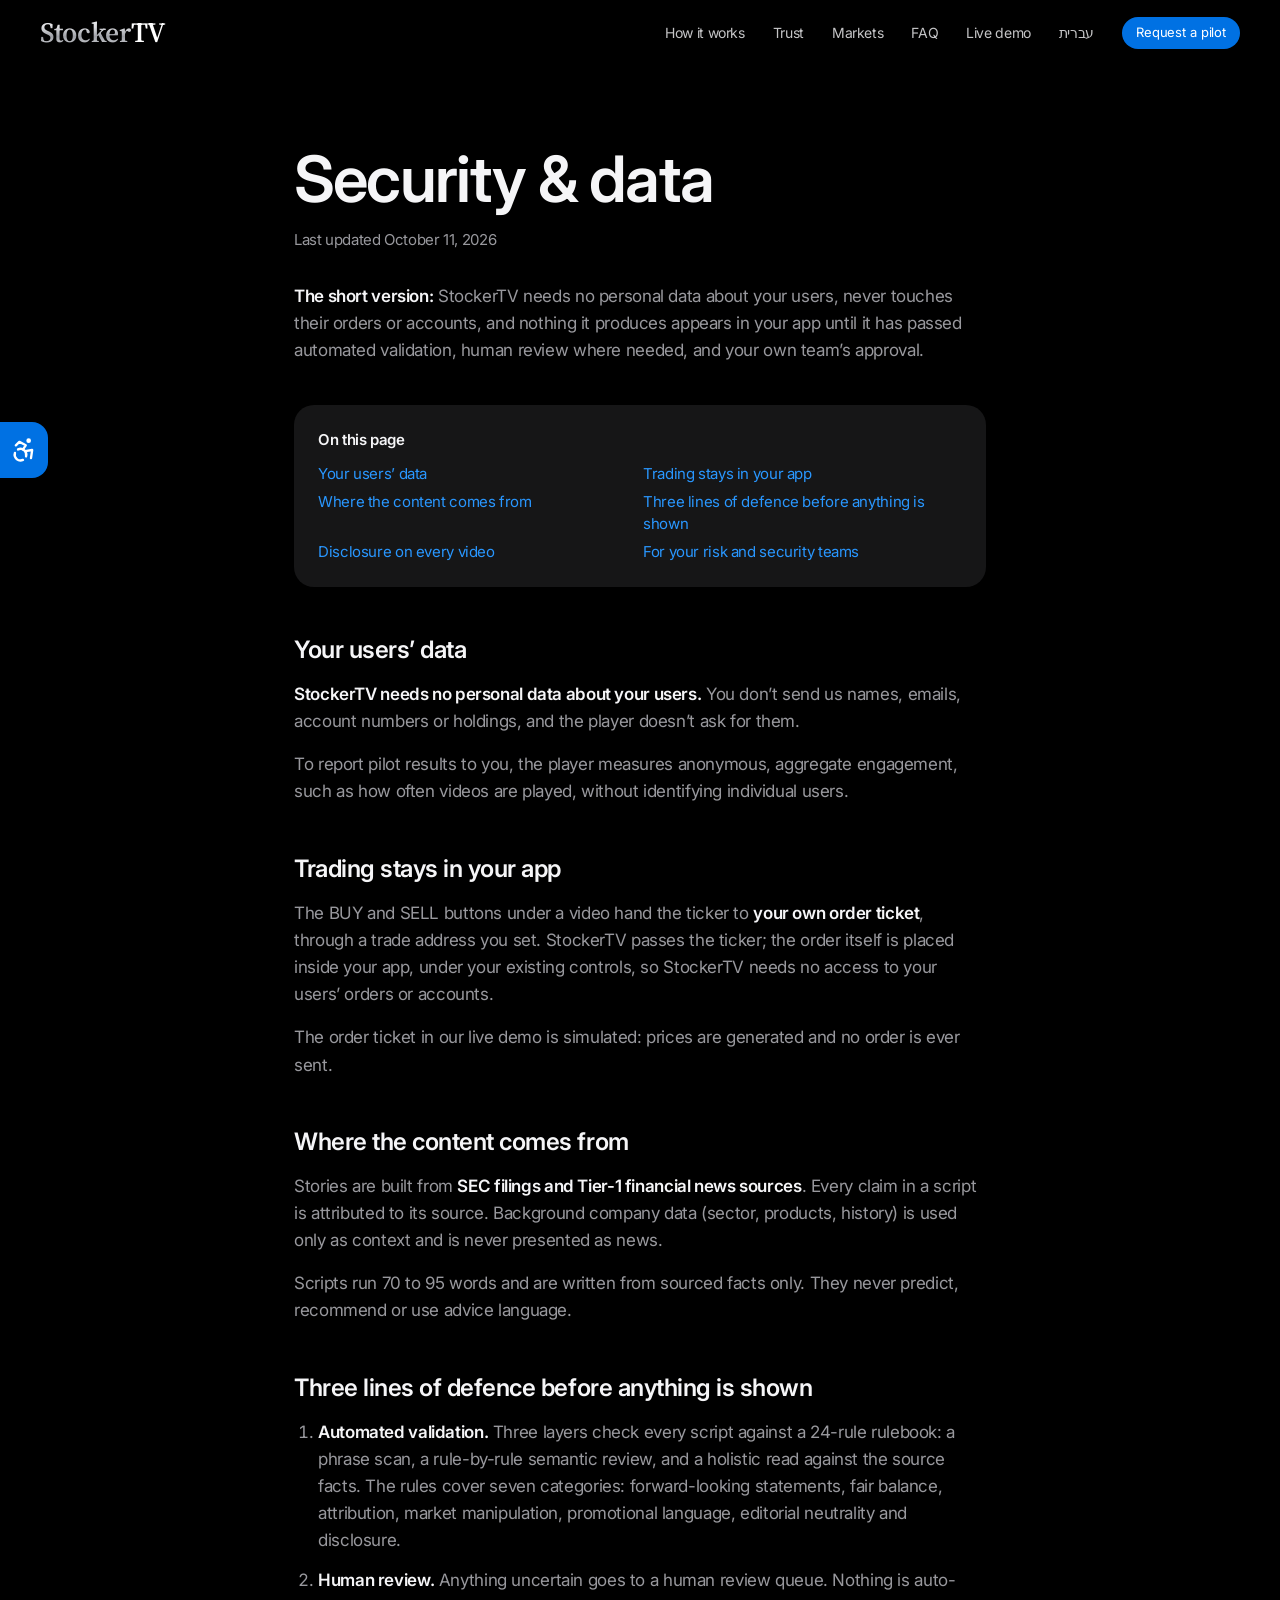
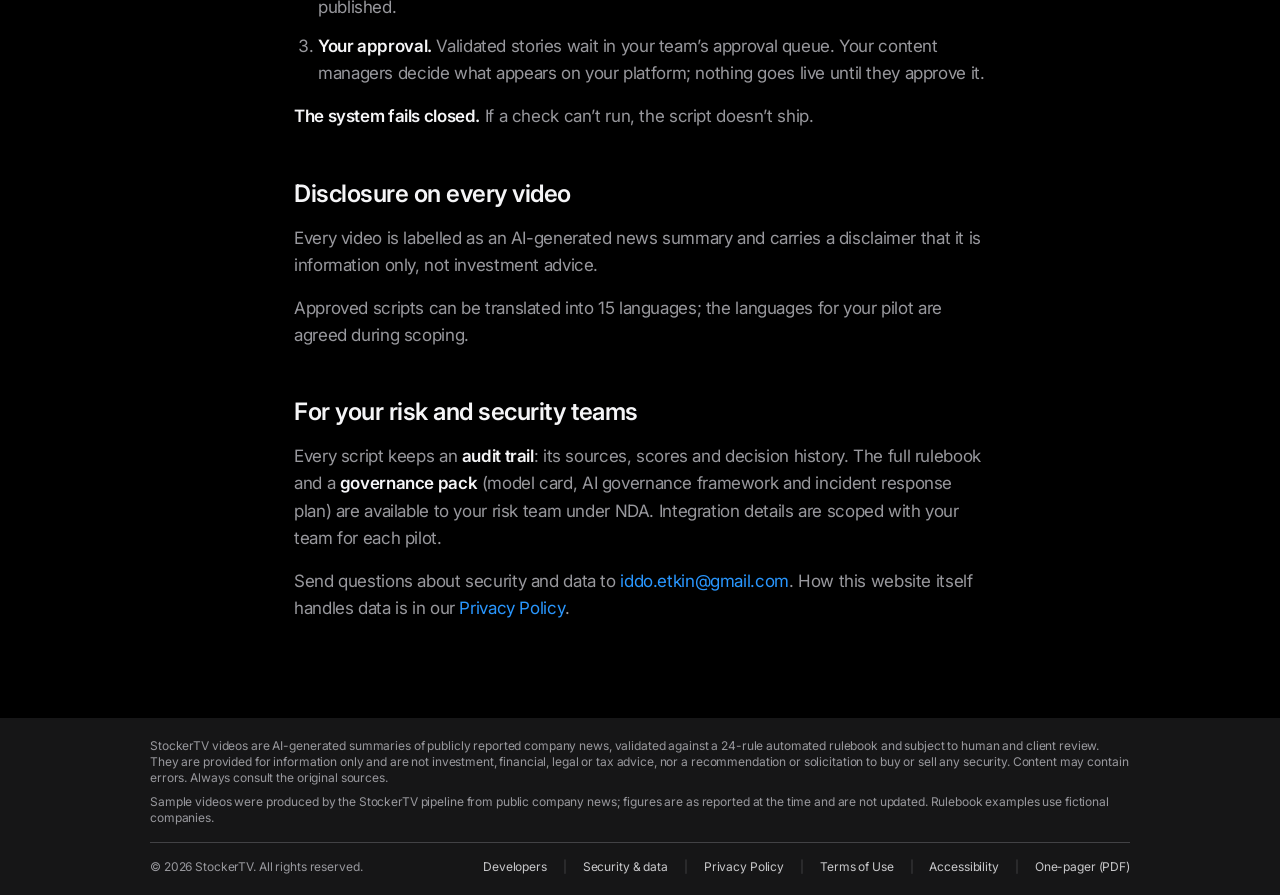
<file: security.html>
<!doctype html>
<html lang="en">
  <head>
    <meta charset="UTF-8" />
    <link rel="preload" href="/fonts/inter-latin.woff2" as="font" type="font/woff2" crossorigin />
    <link rel="preload" href="/fonts/wordmark-serif.woff2" as="font" type="font/woff2" crossorigin />
    <link rel="icon" type="image/svg+xml" href="/favicon.svg" />
    <meta name="viewport" content="width=device-width, initial-scale=1, viewport-fit=cover" />
    <meta name="theme-color" content="#000000" />
    <meta name="color-scheme" content="dark" />
    <meta name="description" content="For risk and security teams: StockerTV needs no personal data about your users, trading stays in your app, and every story passes automated validation, human review and your approval." />
    <link rel="manifest" href="/manifest.webmanifest" />
    <link rel="apple-touch-icon" href="/apple-touch-icon.png" />
    <meta name="apple-mobile-web-app-capable" content="yes" />
    <meta name="apple-mobile-web-app-status-bar-style" content="black-translucent" />
    <meta name="apple-mobile-web-app-title" content="StockerTV" />

    <!-- Share previews (absolute URLs on the production domain) -->
    <meta property="og:type" content="website" />
    <meta property="og:site_name" content="StockerTV" />
    <meta property="og:title" content="Security &amp; data · StockerTV" />
    <meta property="og:description" content="For risk and security teams: StockerTV needs no personal data about your users, trading stays in your app, and every story passes automated validation, human review and your approval." />
    <link rel="canonical" href="https://www.stockertv.com/security" />
    <meta property="og:url" content="https://www.stockertv.com/security" />
    <meta property="og:image" content="https://www.stockertv.com/og.png" />
    <meta property="og:image:width" content="1200" />
    <meta property="og:image:height" content="630" />
    <meta property="og:image:alt" content="StockerTV: Market news your users watch. Inside your app." />
    <meta name="twitter:card" content="summary_large_image" />
    <title>Security &amp; data · StockerTV</title>
    <script type="module" crossorigin src="/assets/index-yb158vtb.js"></script>
    <link rel="modulepreload" crossorigin href="/assets/reduced-motion-DOEJlW1g.js">
    <link rel="modulepreload" crossorigin href="/assets/is-ref-object-wZsrxf7t.js">
    <link rel="modulepreload" crossorigin href="/assets/check-CrKg94W7.js">
    <link rel="modulepreload" crossorigin href="/assets/single-value-5Qd_74Cv.js">
    <link rel="stylesheet" crossorigin href="/assets/index-D45OPzHk.css">
      <!--prerender-head:start--><script type="application/ld+json">{"@context": "https://schema.org", "@type": "Organization", "name": "StockerTV", "url": "https://www.stockertv.com/", "logo": "https://www.stockertv.com/icon-512.png", "description": "StockerTV turns filings and Tier-1 financial news into short, sourced market-news videos for trading platforms and banks: validated against a rulebook, approved by the client's team, and embedded with one snippet.", "email": "iddo.etkin@gmail.com", "founder": {"@type": "Person", "name": "Iddo Etkin", "jobTitle": "Founder & CEO", "sameAs": "https://www.linkedin.com/in/iddoetkin"}}</script><script type="application/ld+json">{"@context": "https://schema.org", "@type": "WebSite", "name": "StockerTV", "url": "https://www.stockertv.com/"}</script><!--prerender-head:end-->
  </head>
  <body>
    <!--prerender:start--><noscript><style>.nojs{max-width:46rem;margin:0 auto;padding:2rem 1.25rem 4rem;font:17px/1.55 system-ui,sans-serif;color:#f5f5f7;background:#000}.nojs h1{font-size:2.2rem;line-height:1.1;margin:1.5rem 0 1rem}.nojs h2{font-size:1.6rem;margin:2.5rem 0 .75rem}.nojs h3{font-size:1.2rem;margin:1.5rem 0 .5rem}.nojs p,.nojs div{margin:.5rem 0}.nojs ul,.nojs ol{padding-left:1.25rem}.nojs a{color:#2997ff}</style><div class="nojs"><div><a href="/">Stocker TV </a> <div><div><a href="/#how">How it works</a> <a href="/#trust">Trust</a> <a href="/#always-on">Markets</a> <a href="/#faq">FAQ</a> </div><a href="/feed">Live demo</a> <a href="/he">עברית</a> </div></div><div><h1>Security &amp; data</h1><p>Last updated October 11, 2026</p><p>The short version: StockerTV needs no personal data about your users, never touches their orders or accounts, and nothing it produces appears in your app until it has passed automated validation, human review where needed, and your own team’s approval.</p><h2>On this page</h2><div><h2>Your users’ data</h2><div><p>StockerTV needs no personal data about your users. You don’t send us names, emails, account numbers or holdings, and the player doesn’t ask for them.</p><p>To report pilot results to you, the player measures anonymous, aggregate engagement, such as how often videos are played, without identifying individual users.</p></div></div><div><h2>Trading stays in your app</h2><div><p>The BUY and SELL buttons under a video hand the ticker to your own order ticket, through a trade address you set. StockerTV passes the ticker; the order itself is placed inside your app, under your existing controls, so StockerTV needs no access to your users’ orders or accounts.</p><p>The order ticket in our live demo is simulated: prices are generated and no order is ever sent.</p></div></div><div><h2>Where the content comes from</h2><div><p>Stories are built from SEC filings and Tier-1 financial news sources. Every claim in a script is attributed to its source. Background company data (sector, products, history) is used only as context and is never presented as news.</p><p>Scripts run 70 to 95 words and are written from sourced facts only. They never predict, recommend or use advice language.</p></div></div><div><h2>Three lines of defence before anything is shown</h2><div><ol><li>Automated validation. Three layers check every script against a 24-rule rulebook: a phrase scan, a rule-by-rule semantic review, and a holistic read against the source facts. The rules cover seven categories: forward-looking statements, fair balance, attribution, market manipulation, promotional language, editorial neutrality and disclosure.</li><li>Human review. Anything uncertain goes to a human review queue. Nothing is auto-published.</li><li>Your approval. Validated stories wait in your team’s approval queue. Your content managers decide what appears on your platform; nothing goes live until they approve it.</li></ol><p>The system fails closed. If a check can’t run, the script doesn’t ship.</p></div></div><div><h2>Disclosure on every video</h2><div><p>Every video is labelled as an AI-generated news summary and carries a disclaimer that it is information only, not investment advice.</p><p>Approved scripts can be translated into 15 languages; the languages for your pilot are agreed during scoping.</p></div></div><div><h2>For your risk and security teams</h2><div><p>Every script keeps an audit trail: its sources, scores and decision history. The full rulebook and a governance pack (model card, AI governance framework and incident response plan) are available to your risk team under NDA. Integration details are scoped with your team for each pilot.</p><p>Send questions about security and data to <a href="mailto:iddo.etkin@gmail.com?subject=Security%20and%20data%20questions">iddo.etkin@gmail.com</a> . How this website itself handles data is in our <a href="/privacy">Privacy Policy</a> .</p></div></div></div><div><ol><li><p>StockerTV videos are AI-generated summaries of publicly reported company news, validated against a 24-rule automated rulebook and subject to human and client review. They are provided for information only and are not investment, financial, legal or tax advice, nor a recommendation or solicitation to buy or sell any security. Content may contain errors. Always consult the original sources.</p></li><li>Sample videos were produced by the StockerTV pipeline from public company news; figures are as reported at the time and are not updated. Rulebook examples use fictional companies.</li></ol><div><p>© 2026 StockerTV. All rights reserved.</p><div><a href="/developers">Developers</a> <a href="/security">Security &amp; data</a> <a href="/privacy">Privacy Policy</a> <a href="/terms">Terms of Use</a> <a href="/accessibility">Accessibility</a> <a href="/StockerTV-one-pager.pdf">One-pager (PDF)</a> </div></div></div></div></noscript><!--prerender:end-->
    <div id="root"></div>

  </body>
</html>
</file>
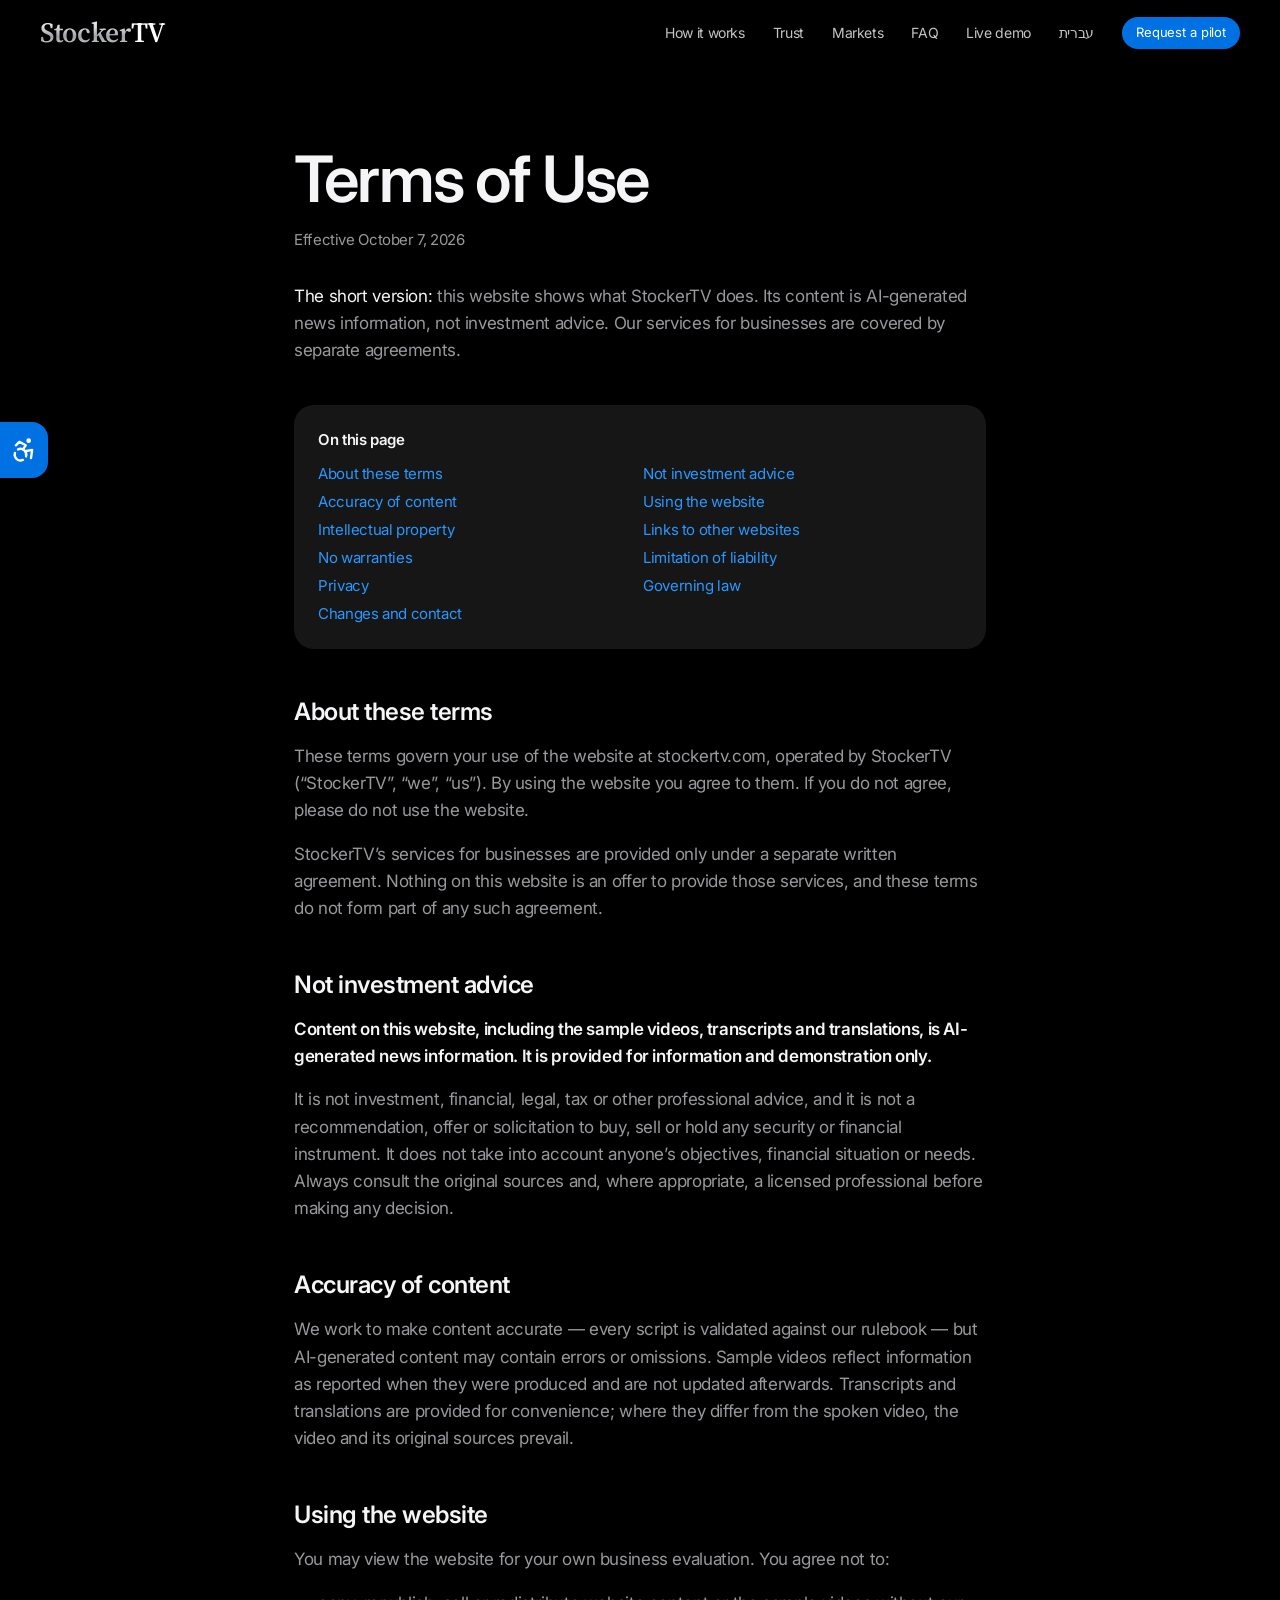
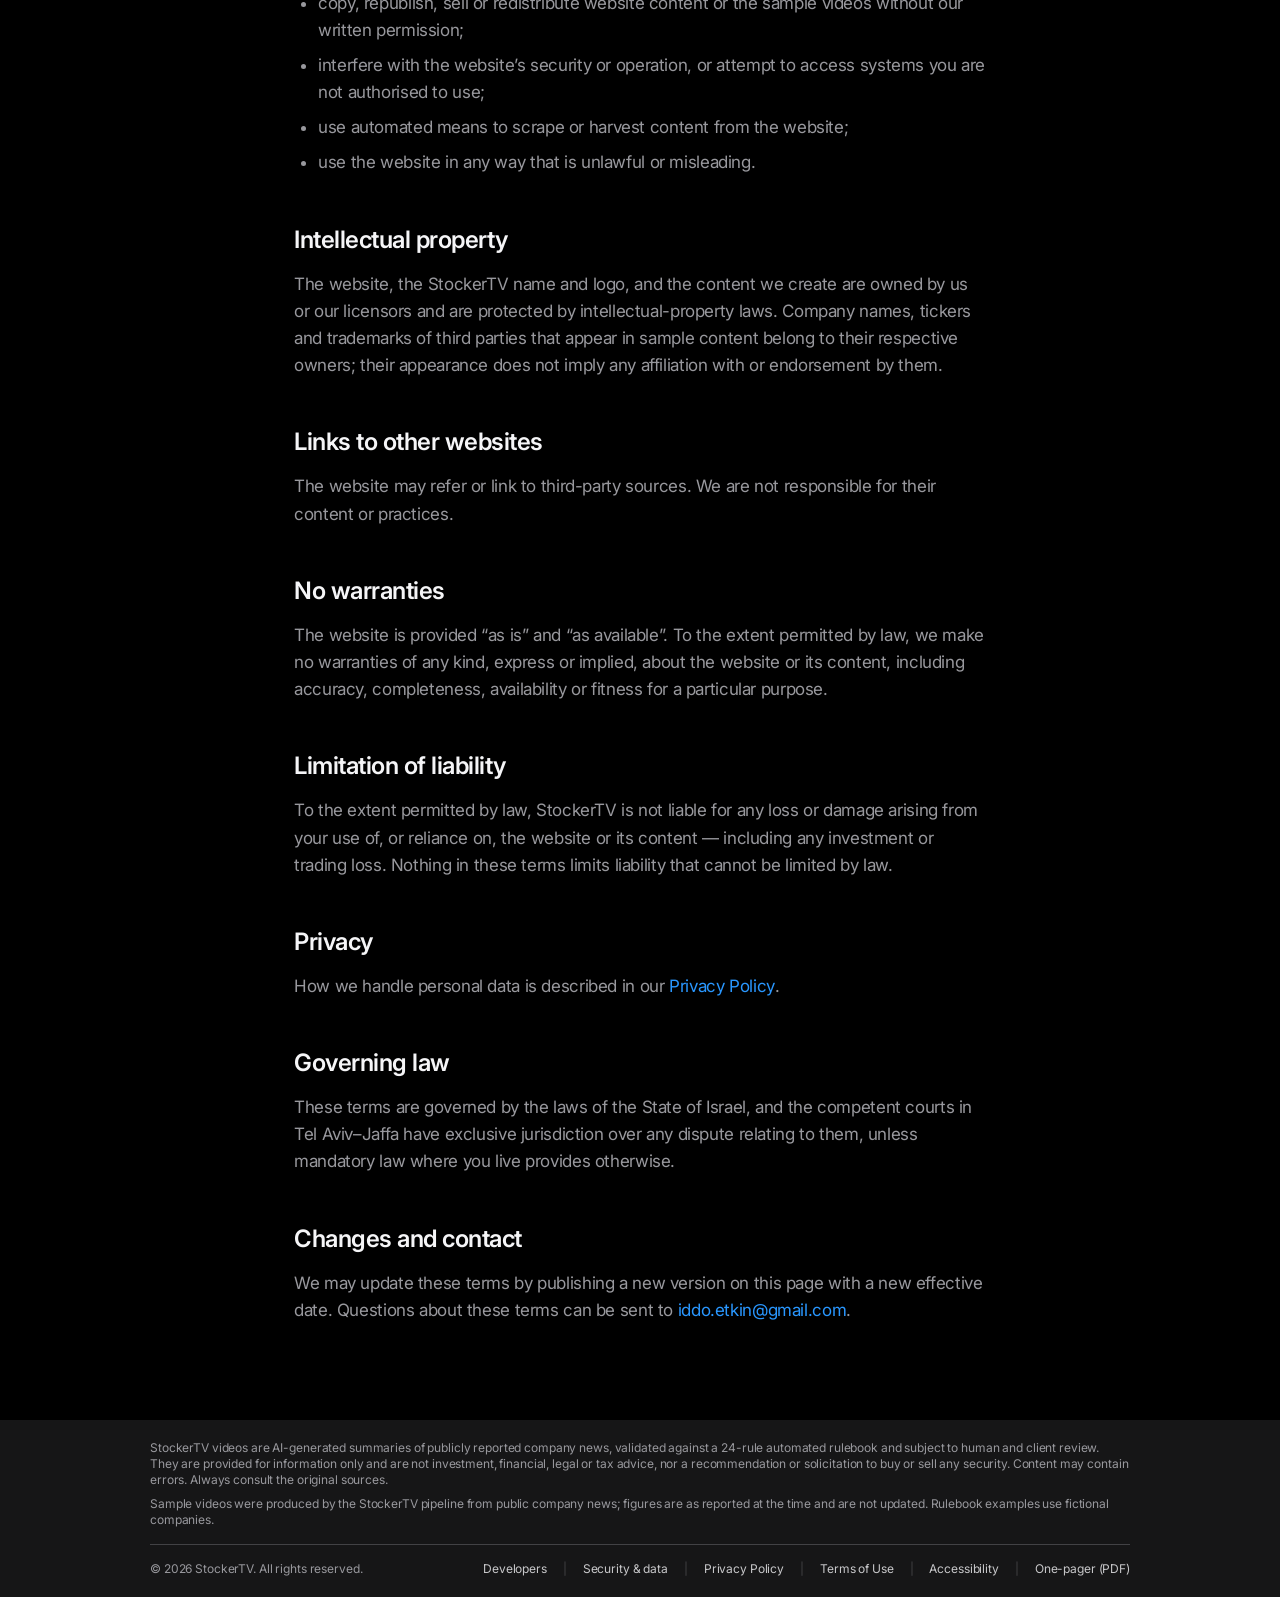
<file: terms.html>
<!doctype html>
<html lang="en">
  <head>
    <meta charset="UTF-8" />
    <link rel="preload" href="/fonts/inter-latin.woff2" as="font" type="font/woff2" crossorigin />
    <link rel="preload" href="/fonts/wordmark-serif.woff2" as="font" type="font/woff2" crossorigin />
    <link rel="icon" type="image/svg+xml" href="/favicon.svg" />
    <meta name="viewport" content="width=device-width, initial-scale=1, viewport-fit=cover" />
    <meta name="theme-color" content="#000000" />
    <meta name="color-scheme" content="dark" />
    <meta name="description" content="The terms for using the StockerTV website. Its content is AI-generated news information, not investment advice." />
    <link rel="manifest" href="/manifest.webmanifest" />
    <link rel="apple-touch-icon" href="/apple-touch-icon.png" />
    <meta name="apple-mobile-web-app-capable" content="yes" />
    <meta name="apple-mobile-web-app-status-bar-style" content="black-translucent" />
    <meta name="apple-mobile-web-app-title" content="StockerTV" />

    <!-- Share previews (absolute URLs on the production domain) -->
    <meta property="og:type" content="website" />
    <meta property="og:site_name" content="StockerTV" />
    <meta property="og:title" content="Terms of Use · StockerTV" />
    <meta property="og:description" content="The terms for using the StockerTV website. Its content is AI-generated news information, not investment advice." />
    <link rel="canonical" href="https://www.stockertv.com/terms" />
    <meta property="og:url" content="https://www.stockertv.com/terms" />
    <meta property="og:image" content="https://www.stockertv.com/og.png" />
    <meta property="og:image:width" content="1200" />
    <meta property="og:image:height" content="630" />
    <meta property="og:image:alt" content="StockerTV: Market news your users watch. Inside your app." />
    <meta name="twitter:card" content="summary_large_image" />
    <title>Terms of Use · StockerTV</title>
    <script type="module" crossorigin src="/assets/index-yb158vtb.js"></script>
    <link rel="modulepreload" crossorigin href="/assets/reduced-motion-DOEJlW1g.js">
    <link rel="modulepreload" crossorigin href="/assets/is-ref-object-wZsrxf7t.js">
    <link rel="modulepreload" crossorigin href="/assets/check-CrKg94W7.js">
    <link rel="modulepreload" crossorigin href="/assets/single-value-5Qd_74Cv.js">
    <link rel="stylesheet" crossorigin href="/assets/index-D45OPzHk.css">
      <!--prerender-head:start--><script type="application/ld+json">{"@context": "https://schema.org", "@type": "Organization", "name": "StockerTV", "url": "https://www.stockertv.com/", "logo": "https://www.stockertv.com/icon-512.png", "description": "StockerTV turns filings and Tier-1 financial news into short, sourced market-news videos for trading platforms and banks: validated against a rulebook, approved by the client's team, and embedded with one snippet.", "email": "iddo.etkin@gmail.com", "founder": {"@type": "Person", "name": "Iddo Etkin", "jobTitle": "Founder & CEO", "sameAs": "https://www.linkedin.com/in/iddoetkin"}}</script><script type="application/ld+json">{"@context": "https://schema.org", "@type": "WebSite", "name": "StockerTV", "url": "https://www.stockertv.com/"}</script><!--prerender-head:end-->
  </head>
  <body>
    <!--prerender:start--><noscript><style>.nojs{max-width:46rem;margin:0 auto;padding:2rem 1.25rem 4rem;font:17px/1.55 system-ui,sans-serif;color:#f5f5f7;background:#000}.nojs h1{font-size:2.2rem;line-height:1.1;margin:1.5rem 0 1rem}.nojs h2{font-size:1.6rem;margin:2.5rem 0 .75rem}.nojs h3{font-size:1.2rem;margin:1.5rem 0 .5rem}.nojs p,.nojs div{margin:.5rem 0}.nojs ul,.nojs ol{padding-left:1.25rem}.nojs a{color:#2997ff}</style><div class="nojs"><div><a href="/">Stocker TV </a> <div><div><a href="/#how">How it works</a> <a href="/#trust">Trust</a> <a href="/#always-on">Markets</a> <a href="/#faq">FAQ</a> </div><a href="/feed">Live demo</a> <a href="/he">עברית</a> </div></div><div><h1>Terms of Use</h1><p>Effective October 7, 2026</p><p>The short version: this website shows what StockerTV does. Its content is AI-generated news information, not investment advice. Our services for businesses are covered by separate agreements.</p><h2>On this page</h2><div><h2>About these terms</h2><div><p>These terms govern your use of the website at stockertv.com, operated by StockerTV (“StockerTV”, “we”, “us”). By using the website you agree to them. If you do not agree, please do not use the website.</p><p>StockerTV’s services for businesses are provided only under a separate written agreement. Nothing on this website is an offer to provide those services, and these terms do not form part of any such agreement.</p></div></div><div><h2>Not investment advice</h2><div><p>Content on this website, including the sample videos, transcripts and translations, is AI-generated news information. It is provided for information and demonstration only.</p><p>It is not investment, financial, legal, tax or other professional advice, and it is not a recommendation, offer or solicitation to buy, sell or hold any security or financial instrument. It does not take into account anyone’s objectives, financial situation or needs. Always consult the original sources and, where appropriate, a licensed professional before making any decision.</p></div></div><div><h2>Accuracy of content</h2><p>We work to make content accurate — every script is validated against our rulebook — but AI-generated content may contain errors or omissions. Sample videos reflect information as reported when they were produced and are not updated afterwards. Transcripts and translations are provided for convenience; where they differ from the spoken video, the video and its original sources prevail.</p></div><div><h2>Using the website</h2><div><p>You may view the website for your own business evaluation. You agree not to:</p><ul><li>copy, republish, sell or redistribute website content or the sample videos without our written permission;</li><li>interfere with the website’s security or operation, or attempt to access systems you are not authorised to use;</li><li>use automated means to scrape or harvest content from the website;</li><li>use the website in any way that is unlawful or misleading.</li></ul></div></div><div><h2>Intellectual property</h2><p>The website, the StockerTV name and logo, and the content we create are owned by us or our licensors and are protected by intellectual-property laws. Company names, tickers and trademarks of third parties that appear in sample content belong to their respective owners; their appearance does not imply any affiliation with or endorsement by them.</p></div><div><h2>Links to other websites</h2><p>The website may refer or link to third-party sources. We are not responsible for their content or practices.</p></div><div><h2>No warranties</h2><p>The website is provided “as is” and “as available”. To the extent permitted by law, we make no warranties of any kind, express or implied, about the website or its content, including accuracy, completeness, availability or fitness for a particular purpose.</p></div><div><h2>Limitation of liability</h2><p>To the extent permitted by law, StockerTV is not liable for any loss or damage arising from your use of, or reliance on, the website or its content — including any investment or trading loss. Nothing in these terms limits liability that cannot be limited by law.</p></div><div><h2>Privacy</h2><p>How we handle personal data is described in our <a href="/privacy">Privacy Policy</a> .</p></div><div><h2>Governing law</h2><p>These terms are governed by the laws of the State of Israel, and the competent courts in Tel Aviv–Jaffa have exclusive jurisdiction over any dispute relating to them, unless mandatory law where you live provides otherwise.</p></div><div><h2>Changes and contact</h2><p>We may update these terms by publishing a new version on this page with a new effective date. Questions about these terms can be sent to <a href="mailto:iddo.etkin@gmail.com">iddo.etkin@gmail.com</a> .</p></div></div><div><ol><li><p>StockerTV videos are AI-generated summaries of publicly reported company news, validated against a 24-rule automated rulebook and subject to human and client review. They are provided for information only and are not investment, financial, legal or tax advice, nor a recommendation or solicitation to buy or sell any security. Content may contain errors. Always consult the original sources.</p></li><li>Sample videos were produced by the StockerTV pipeline from public company news; figures are as reported at the time and are not updated. Rulebook examples use fictional companies.</li></ol><div><p>© 2026 StockerTV. All rights reserved.</p><div><a href="/developers">Developers</a> <a href="/security">Security &amp; data</a> <a href="/privacy">Privacy Policy</a> <a href="/terms">Terms of Use</a> <a href="/accessibility">Accessibility</a> <a href="/StockerTV-one-pager.pdf">One-pager (PDF)</a> </div></div></div></div></noscript><!--prerender:end-->
    <div id="root"></div>

  </body>
</html>
</file>
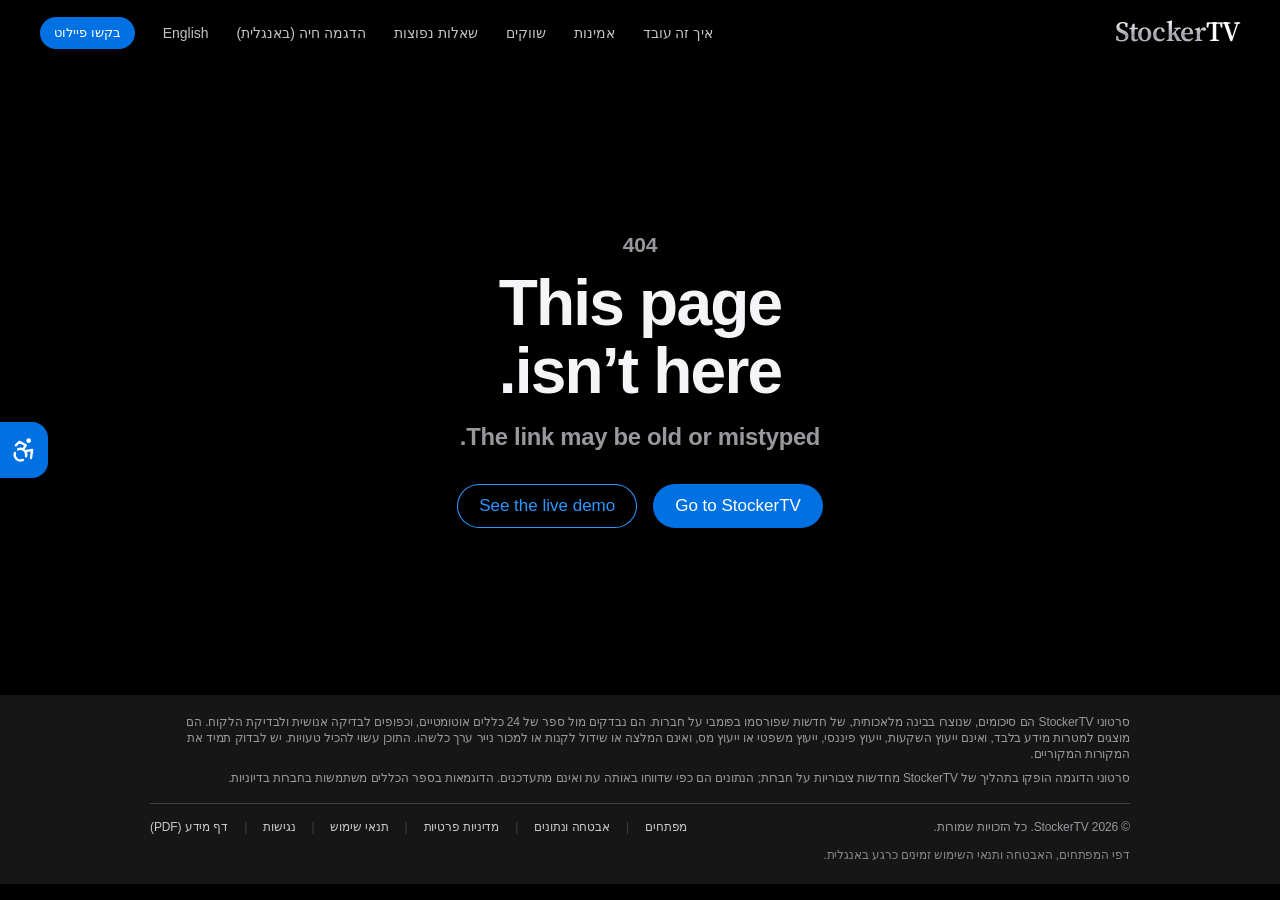
<file: he/accessibility.html>
<!doctype html>
<html lang="he" dir="rtl">
  <head>
    <meta charset="UTF-8" />
    <link rel="preload" href="/fonts/inter-latin.woff2" as="font" type="font/woff2" crossorigin />
    <link rel="preload" href="/fonts/wordmark-serif.woff2" as="font" type="font/woff2" crossorigin />
    <link rel="icon" type="image/svg+xml" href="/favicon.svg" />
    <meta name="viewport" content="width=device-width, initial-scale=1, viewport-fit=cover" />
    <meta name="theme-color" content="#000000" />
    <meta name="color-scheme" content="dark" />
    <meta name="description" content="הצהרת הנגישות של אתר StockerTV: עמידה ב-WCAG 2.1 ברמה AA ובתקן הישראלי ת״י 5568, מגבלות ידועות ודרכי פנייה." />
    <link rel="manifest" href="/manifest.webmanifest" />
    <link rel="apple-touch-icon" href="/apple-touch-icon.png" />
    <meta name="apple-mobile-web-app-capable" content="yes" />
    <meta name="apple-mobile-web-app-status-bar-style" content="black-translucent" />
    <meta name="apple-mobile-web-app-title" content="StockerTV" />

    <!-- Share previews (absolute URLs on the production domain) -->
    <meta property="og:type" content="website" />
    <meta property="og:site_name" content="StockerTV" />
    <meta property="og:title" content="הצהרת נגישות · StockerTV" />
    <meta property="og:description" content="הצהרת הנגישות של אתר StockerTV: עמידה ב-WCAG 2.1 ברמה AA ובתקן הישראלי ת״י 5568, מגבלות ידועות ודרכי פנייה." />
    <link rel="canonical" href="https://www.stockertv.com/he/accessibility" />
    <meta property="og:url" content="https://www.stockertv.com/he/accessibility" />
    <meta property="og:image" content="https://www.stockertv.com/og.png" />
    <meta property="og:image:width" content="1200" />
    <meta property="og:image:height" content="630" />
    <meta property="og:image:alt" content="StockerTV: Market news your users watch. Inside your app." />
    <meta name="twitter:card" content="summary_large_image" />
    <title>הצהרת נגישות · StockerTV</title>
    <script type="module" crossorigin src="/assets/index-yb158vtb.js"></script>
    <link rel="modulepreload" crossorigin href="/assets/reduced-motion-DOEJlW1g.js">
    <link rel="modulepreload" crossorigin href="/assets/is-ref-object-wZsrxf7t.js">
    <link rel="modulepreload" crossorigin href="/assets/check-CrKg94W7.js">
    <link rel="modulepreload" crossorigin href="/assets/single-value-5Qd_74Cv.js">
    <link rel="stylesheet" crossorigin href="/assets/index-D45OPzHk.css">
      <!--prerender-head:start--><script type="application/ld+json">{"@context": "https://schema.org", "@type": "Organization", "name": "StockerTV", "url": "https://www.stockertv.com/", "logo": "https://www.stockertv.com/icon-512.png", "description": "StockerTV turns filings and Tier-1 financial news into short, sourced market-news videos for trading platforms and banks: validated against a rulebook, approved by the client's team, and embedded with one snippet.", "email": "iddo.etkin@gmail.com", "founder": {"@type": "Person", "name": "Iddo Etkin", "jobTitle": "Founder & CEO", "sameAs": "https://www.linkedin.com/in/iddoetkin"}}</script><script type="application/ld+json">{"@context": "https://schema.org", "@type": "WebSite", "name": "StockerTV", "url": "https://www.stockertv.com/"}</script><link rel="alternate" hreflang="en" href="https://www.stockertv.com/accessibility" /><link rel="alternate" hreflang="he" href="https://www.stockertv.com/he/accessibility" /><link rel="alternate" hreflang="x-default" href="https://www.stockertv.com/accessibility" /><meta property="og:locale" content="he_IL" /><!--prerender-head:end-->
  </head>
  <body>
    <!--prerender:start--><noscript><style>.nojs{max-width:46rem;margin:0 auto;padding:2rem 1.25rem 4rem;font:17px/1.55 system-ui,sans-serif;color:#f5f5f7;background:#000}.nojs h1{font-size:2.2rem;line-height:1.1;margin:1.5rem 0 1rem}.nojs h2{font-size:1.6rem;margin:2.5rem 0 .75rem}.nojs h3{font-size:1.2rem;margin:1.5rem 0 .5rem}.nojs p,.nojs div{margin:.5rem 0}.nojs ul,.nojs ol{padding-left:1.25rem}.nojs a{color:#2997ff}</style><div class="nojs"><div><a href="/he">Stocker TV </a> <div><div><a href="/he#how">איך זה עובד</a> <a href="/he#trust">אמינות</a> <a href="/he#always-on">שווקים</a> <a href="/he#faq">שאלות נפוצות</a> </div><a href="/feed">הדגמה חיה (באנגלית)</a> <a href="/accessibility">English</a> </div></div><div><h1>הצהרת נגישות</h1><p>בתוקף מ-7 באוקטובר 2026</p><p>האתר בנוי לעמוד ברמה AA של הנחיות WCAG 2.1 ובתקן הישראלי ת״י 5568. ההצהרה מסבירה מה עשינו, מה עוד דורש שיפור, ואיך אפשר לפנות אלינו.</p><h2>בעמוד זה</h2><div><h2>המחויבות שלנו</h2><p>StockerTV רוצה שכל אחד יוכל להשתמש באתר, כולל אנשים שמשתמשים בטכנולוגיה מסייעת. אנחנו מתכננים ובודקים את האתר כך שיעמוד בהנחיות לנגישות תכני אינטרנט, WCAG 2.1 , ברמה AA, בהתאם לתקן הישראלי ת״י 5568 ולתקנות שוויון זכויות לאנשים עם מוגבלות (התאמות נגישות לשירות), התשע״ג-2013.</p></div><div><h2>מה עשינו</h2><ul><li>מבנה עמוד סמנטי, עם אזורי ניווט (landmarks) וסדר כותרות הגיוני, וקישור „דלגו לתוכן”.</li><li>כל פעולה באתר אפשרית באמצעות המקלדת, עם סימון פוקוס ברור.</li><li>לכפתורים, לתפריטים, לחלונות ולכרטיסיות יש שמות, תפקידים ומצבים נגישים לקוראי מסך; חלונות שומרים את הפוקוס בתוכם ונסגרים במקש Escape.</li><li>הטקסט והגרפיקה החיונית עומדים ביחסי הניגודיות של WCAG (לפחות 4.5:1 לטקסט רגיל), כפי שנמדד לכל צבע טקסט שבו אנחנו משתמשים.</li><li>גודלי הטקסט מוגדרים ביחידות יחסיות, כך שהאתר מכבד את הגדרת גודל הגופן בדפדפן שלכם, ונשאר שמיש בהגדלה של 200% ובמסכים צרים.</li><li>האנימציות מכבדות את הגדרת „הפחתת תנועה” במכשיר שלכם, ולתוכן נע שנמשך יותר מחמש שניות יש כפתור השהיה.</li><li>סרטונים מתחילים ללא קול וכוללים כתוביות; לכל סרטון יש תמליל מלא, עם תרגום לאנגלית לסרטונים בשפות אחרות.</li><li>לתמונות שמעבירות מידע יש חלופות טקסטואליות; תמונות קישוטיות מוסתרות מטכנולוגיה מסייעת.</li><li>תפריט נגישות (הלשונית שבצד כל עמוד) מאפשר טקסט גדול יותר, ניגודיות גבוהה, עצירת אנימציות וקו תחתון לקישורים.</li><li>אין באתר תוכן מהבהב, ואין בו פעולות מוגבלות בזמן.</li></ul></div><div><h2>איך אנחנו בודקים</h2><p>אנחנו בודקים כל עמוד מרכזי וכל מצב אינטראקטיבי בבדיקות אוטומטיות (axe-core), בודקים שימוש במקלדת בלבד, ובודקים את הפריסה בהגדלה של 200% וברוחב מסך של 320 פיקסלים. בדקנו את האתר לאחרונה ב-7 באוקטובר 2026.</p></div><div><h2>מגבלות ידועות</h2><div><p>אנחנו מודעים לנושאים הבאים ופועלים לשפר אותם:</p><ul><li>לסרטוני הדוגמה אין תיאור קולי נפרד. רוב המידע שעל המסך גם נאמר בקול, והתמליל המלא של כל סרטון זמין דרך הכפתור „Script”.</li><li>הכתוביות הצרובות בסרטונים הן בשפת המקור של הסרטון, ולא ניתן להגדיל אותן. לצידן מוצגים כתוביות גדולות יותר באנגלית והתמליל.</li><li>הגלובוס האינטראקטיבי הוא רכיב חזותי. אותו מידע (כל שוק, השעה המקומית בו והאם הוא פתוח) זמין ברשימה נגישה לצידו.</li><li>חלק מעמודי האתר זמינים כרגע באנגלית בלבד: ההדגמות, דף המפתחים, דף האבטחה ותנאי השימוש. הסרט בדף הבית הוא באנגלית, ותרגום הקריינות לעברית מופיע מתחתיו.</li></ul></div></div><div><h2>פנייה בנושא נגישות</h2><div><p>אם נתקלתם בקושי בשימוש בחלק כלשהו של האתר, או שיש לכם הצעה, נשמח לשמוע. ציינו את כתובת העמוד ותיאור קצר של הבעיה, ונשיב בהקדם האפשרי.</p><div>דואר אלקטרוני: <a href="mailto:iddo.etkin@gmail.com?subject=%D7%A0%D7%92%D7%99%D7%A9%D7%95%D7%AA">iddo.etkin@gmail.com</a> </div></div></div></div><div><ol><li><p>סרטוני StockerTV הם סיכומים, שנוצרו בבינה מלאכותית, של חדשות שפורסמו בפומבי על חברות. הם נבדקים מול ספר של 24 כללים אוטומטיים, וכפופים לבדיקה אנושית ולבדיקת הלקוח. הם מוצגים למטרות מידע בלבד, ואינם ייעוץ השקעות, ייעוץ פיננסי, ייעוץ משפטי או ייעוץ מס, ואינם המלצה או שידול לקנות או למכור נייר ערך כלשהו. התוכן עשוי להכיל טעויות. יש לבדוק תמיד את המקורות המקוריים.</p></li><li>סרטוני הדוגמה הופקו בתהליך של StockerTV מחדשות ציבוריות על חברות; הנתונים הם כפי שדווחו באותה עת ואינם מתעדכנים. הדוגמאות בספר הכללים משתמשות בחברות בדיוניות.</li></ol><div><p>© 2026 StockerTV. כל הזכויות שמורות.</p><div><a href="/developers">מפתחים</a> <a href="/security">אבטחה ונתונים</a> <a href="/he/privacy">מדיניות פרטיות</a> <a href="/terms">תנאי שימוש</a> <a href="/he/accessibility">נגישות</a> <a href="/StockerTV-one-pager.pdf">דף מידע (PDF)</a> </div></div><p>דפי המפתחים, האבטחה ותנאי השימוש זמינים כרגע באנגלית.</p></div></div></noscript><!--prerender:end-->
    <div id="root"></div>

  </body>
</html>
</file>
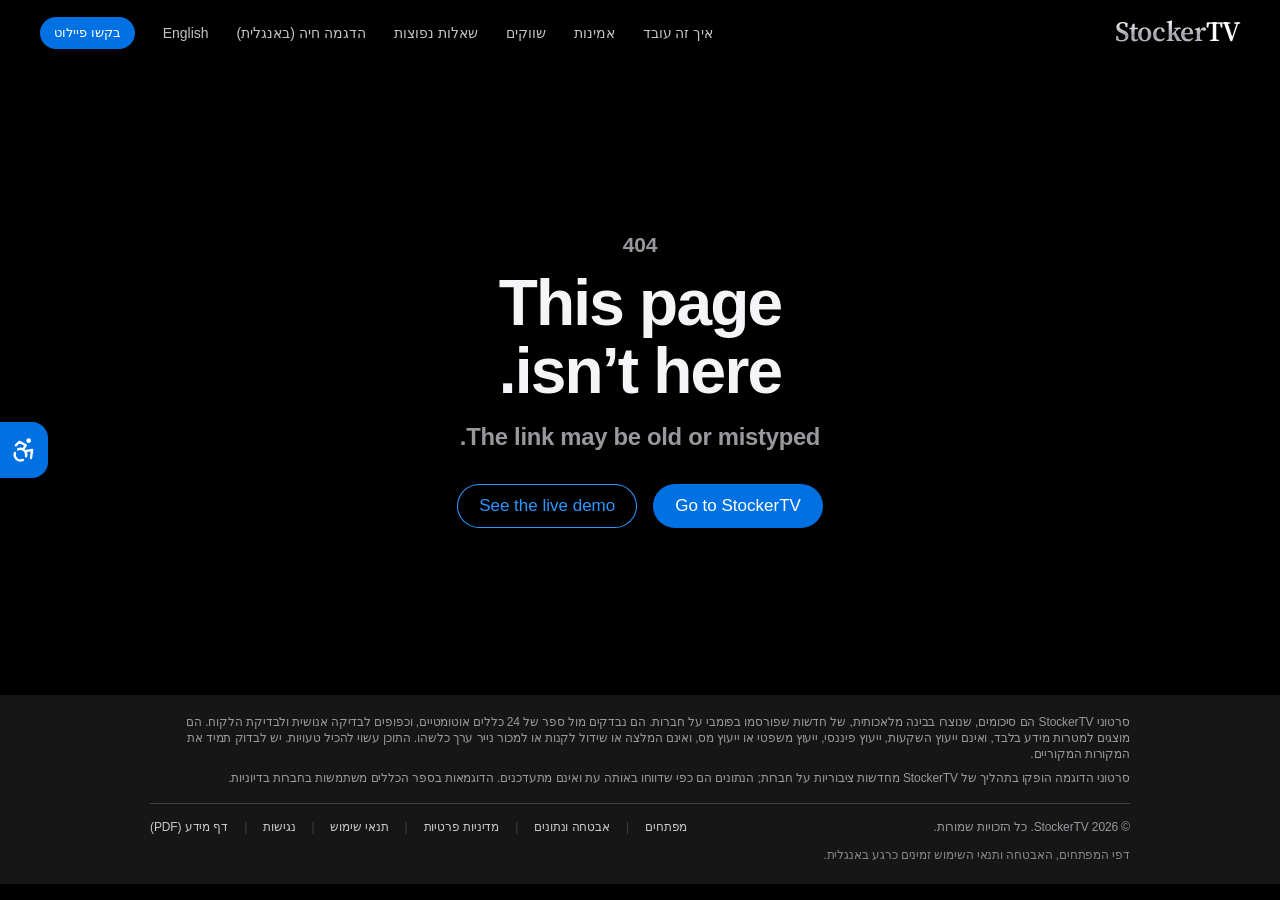
<file: he/privacy.html>
<!doctype html>
<html lang="he" dir="rtl">
  <head>
    <meta charset="UTF-8" />
    <link rel="preload" href="/fonts/inter-latin.woff2" as="font" type="font/woff2" crossorigin />
    <link rel="preload" href="/fonts/wordmark-serif.woff2" as="font" type="font/woff2" crossorigin />
    <link rel="icon" type="image/svg+xml" href="/favicon.svg" />
    <meta name="viewport" content="width=device-width, initial-scale=1, viewport-fit=cover" />
    <meta name="theme-color" content="#000000" />
    <meta name="color-scheme" content="dark" />
    <meta name="description" content="איך אתר StockerTV מטפל במידע אישי: בלי עוגיות, בלי כלי ניתוח ובלי עוקבי פרסום." />
    <link rel="manifest" href="/manifest.webmanifest" />
    <link rel="apple-touch-icon" href="/apple-touch-icon.png" />
    <meta name="apple-mobile-web-app-capable" content="yes" />
    <meta name="apple-mobile-web-app-status-bar-style" content="black-translucent" />
    <meta name="apple-mobile-web-app-title" content="StockerTV" />

    <!-- Share previews (absolute URLs on the production domain) -->
    <meta property="og:type" content="website" />
    <meta property="og:site_name" content="StockerTV" />
    <meta property="og:title" content="מדיניות פרטיות · StockerTV" />
    <meta property="og:description" content="איך אתר StockerTV מטפל במידע אישי: בלי עוגיות, בלי כלי ניתוח ובלי עוקבי פרסום." />
    <link rel="canonical" href="https://www.stockertv.com/he/privacy" />
    <meta property="og:url" content="https://www.stockertv.com/he/privacy" />
    <meta property="og:image" content="https://www.stockertv.com/og.png" />
    <meta property="og:image:width" content="1200" />
    <meta property="og:image:height" content="630" />
    <meta property="og:image:alt" content="StockerTV: Market news your users watch. Inside your app." />
    <meta name="twitter:card" content="summary_large_image" />
    <title>מדיניות פרטיות · StockerTV</title>
    <script type="module" crossorigin src="/assets/index-yb158vtb.js"></script>
    <link rel="modulepreload" crossorigin href="/assets/reduced-motion-DOEJlW1g.js">
    <link rel="modulepreload" crossorigin href="/assets/is-ref-object-wZsrxf7t.js">
    <link rel="modulepreload" crossorigin href="/assets/check-CrKg94W7.js">
    <link rel="modulepreload" crossorigin href="/assets/single-value-5Qd_74Cv.js">
    <link rel="stylesheet" crossorigin href="/assets/index-D45OPzHk.css">
      <!--prerender-head:start--><script type="application/ld+json">{"@context": "https://schema.org", "@type": "Organization", "name": "StockerTV", "url": "https://www.stockertv.com/", "logo": "https://www.stockertv.com/icon-512.png", "description": "StockerTV turns filings and Tier-1 financial news into short, sourced market-news videos for trading platforms and banks: validated against a rulebook, approved by the client's team, and embedded with one snippet.", "email": "iddo.etkin@gmail.com", "founder": {"@type": "Person", "name": "Iddo Etkin", "jobTitle": "Founder & CEO", "sameAs": "https://www.linkedin.com/in/iddoetkin"}}</script><script type="application/ld+json">{"@context": "https://schema.org", "@type": "WebSite", "name": "StockerTV", "url": "https://www.stockertv.com/"}</script><link rel="alternate" hreflang="en" href="https://www.stockertv.com/privacy" /><link rel="alternate" hreflang="he" href="https://www.stockertv.com/he/privacy" /><link rel="alternate" hreflang="x-default" href="https://www.stockertv.com/privacy" /><meta property="og:locale" content="he_IL" /><!--prerender-head:end-->
  </head>
  <body>
    <!--prerender:start--><noscript><style>.nojs{max-width:46rem;margin:0 auto;padding:2rem 1.25rem 4rem;font:17px/1.55 system-ui,sans-serif;color:#f5f5f7;background:#000}.nojs h1{font-size:2.2rem;line-height:1.1;margin:1.5rem 0 1rem}.nojs h2{font-size:1.6rem;margin:2.5rem 0 .75rem}.nojs h3{font-size:1.2rem;margin:1.5rem 0 .5rem}.nojs p,.nojs div{margin:.5rem 0}.nojs ul,.nojs ol{padding-left:1.25rem}.nojs a{color:#2997ff}</style><div class="nojs"><div><a href="/he">Stocker TV </a> <div><div><a href="/he#how">איך זה עובד</a> <a href="/he#trust">אמינות</a> <a href="/he#always-on">שווקים</a> <a href="/he#faq">שאלות נפוצות</a> </div><a href="/feed">הדגמה חיה (באנגלית)</a> <a href="/privacy">English</a> </div></div><div><h1>מדיניות פרטיות</h1><p>בתוקף מ-7 באוקטובר 2026</p><p>בקצרה: האתר הזה לא עוקב אחריכם. אין עוגיות, אין כלי ניתוח ואין עוקבי פרסום. אם תשלחו לנו דואר אלקטרוני, נשתמש בהודעה שלכם כדי להשיב לכם. הפרטים המלאים מופיעים בהמשך.</p><h2>בעמוד זה</h2><div><h2>מי אנחנו</h2><div><p>האתר מופעל על ידי StockerTV („StockerTV”, „אנחנו”). אנחנו אחראים למידע האישי המתואר במדיניות זו.</p><p>שאלות בנושא פרטיות אפשר לשלוח אל <a href="mailto:iddo.etkin@gmail.com">iddo.etkin@gmail.com</a> .</p></div></div><div><h2>על מה חלה המדיניות</h2><p>מדיניות זו חלה על האתר stockertv.com, כולל ההדגמה החיה. היא אינה חלה על תוכן של StockerTV שתראו בתוך אפליקציה של חברה אחרת. אם בנק או פלטפורמת מסחר מציגים סרטוני StockerTV בשירות שלהם, הודעת הפרטיות של אותה חברה חלה על השימוש שלכם בשירות שלה, ואנחנו מעבדים שם מידע רק כפי שנקבע בהסכם שלנו עם אותה חברה.</p></div><div><h2>איזה מידע אנחנו אוספים</h2><div><p>אנחנו מצמצמים למינימום את המידע שהאתר מטפל בו:</p><ul><li>הודעות שאתם שולחים לנו. אם תכתבו לנו בדואר אלקטרוני, למשל כדי לבקש פיילוט, נקבל את כתובת הדואר שלכם, את שמכם אם תציינו אותו, ואת כל מה שתכתבו.</li><li>יומני שרת טכניים. כמו בכל אתר, השרתים שמגישים את האתר רושמים מידע טכני, כגון כתובת IP, סוג הדפדפן, העמוד שהתבקש ומועד הבקשה. היומנים משמשים לתפעול האתר ולאבטחתו.</li><li>הגדרה אחת במכשיר שלכם. האתר שומר באחסון ההפעלה (session storage) של הדפדפן את המזהה של סרטון הדוגמה האחרון שצפיתם בו, כדי שדף הבית יוכל להציג אותו כשתחזרו. המידע לא יוצא מהמכשיר שלכם, ונמחק כשסוגרים את הכרטיסייה.</li></ul><p>איננו משתמשים באתר בעוגיות (cookies), בכלי ניתוח, בעוקבי פרסום או בפיקסלים של רשתות חברתיות, ואיננו טוענים גופנים, סקריפטים או סרטונים משירותים של צד שלישי. איננו מוכרים מידע אישי.</p></div></div><div><h2>למה אנחנו משתמשים במידע</h2><div><p>אנחנו משתמשים במידע אישי רק כדי:</p><ul><li>להשיב להודעה שלכם ולדון איתכם בפיילוט או בהסכם אפשרי;</li><li>לתפעל את האתר, לאבטח אותו ולטפל בתקלות;</li><li>לעמוד בחובות לפי דין, ולבסס טענות משפטיות או להתגונן מפניהן.</li></ul><p>כאשר חלה תקנת הגנת המידע הכללית של האיחוד האירופי או של בריטניה (GDPR), הבסיסים החוקיים שלנו הם האינטרס הלגיטימי שלנו להשיב לפניות עסקיות ולהפעיל אתר מאובטח, צעדים שננקטים לבקשתכם לפני התקשרות בחוזה, ועמידה בחובות לפי דין.</p></div></div><div><h2>עם מי אנחנו משתפים את המידע</h2><div><p>אנחנו משתפים מידע אישי רק עם ספקי שירות שעוזרים לנו לנהל את העסק, כגון ספקי אחסון האתר והדואר האלקטרוני, במסגרת חוזים שמחייבים אותם להגן עליו ולהשתמש בו רק לפי הנחיותינו. אנחנו עשויים גם למסור מידע כאשר הדין מחייב זאת, או כדי להגן על זכויותינו.</p><p>ייתכן שחלק מהספקים יעבדו מידע מחוץ למדינה שלכם, כולל מחוץ לאזור הכלכלי האירופי. במקרים כאלה אנחנו מסתמכים על אמצעי הגנה מתאימים, כגון החלטות הלימות או סעיפים חוזיים תקניים.</p></div></div><div><h2>כמה זמן אנחנו שומרים את המידע</h2><p>אנחנו שומרים התכתבויות כל עוד הדבר נדרש לטיפול בפנייה שלכם ובכל קשר עסקי שנוצר בעקבותיה, ולאחר מכן כל עוד הדין מחייב או מתיר זאת. יומני שרת נשמרים לתקופה מוגבלת לצורכי אבטחה, ולאחר מכן נמחקים.</p></div><div><h2>הזכויות שלכם</h2><div><p>בהתאם למקום מגוריכם, ייתכן שעומדת לכם הזכות לעיין במידע האישי שאנחנו מחזיקים עליכם, לתקן אותו או למחוק אותו, להגביל את השימוש בו או להתנגד לו, ולקבל עותק שלו. לפי חוק הגנת הפרטיות הישראלי, אתם רשאים לבקש לעיין במידע עליכם, ולבקש לתקן אותו או למחוק אותו.</p><p>כדי לממש זכות כלשהי מאלה, כתבו אל <a href="mailto:iddo.etkin@gmail.com">iddo.etkin@gmail.com</a> . עומדת לכם גם הזכות להגיש תלונה לרשות להגנת מידע: בישראל, הרשות להגנת הפרטיות; באיחוד האירופי, רשות הפיקוח במקום מגוריכם.</p></div></div><div><h2>אבטחה</h2><p>אנחנו נוקטים אמצעים טכניים וארגוניים סבירים להגנה על מידע אישי, כולל חיבורים מוצפנים (HTTPS). אף שיטת העברה או אחסון אינה מאובטחת לחלוטין, ולכן איננו יכולים להבטיח אבטחה מוחלטת.</p></div><div><h2>ילדים</h2><p>האתר מיועד לעסקים. הוא אינו מכוון לילדים, ואיננו אוספים ביודעין מידע על ילדים.</p></div><div><h2>שינויים במדיניות</h2><p>אם נשנה את האופן שבו האתר מטפל במידע אישי, למשל אם נוסיף כלי ניתוח, נעדכן את העמוד הזה ואת תאריך התחולה שלו לפני שהשינוי ייכנס לתוקף.</p></div></div><div><ol><li><p>סרטוני StockerTV הם סיכומים, שנוצרו בבינה מלאכותית, של חדשות שפורסמו בפומבי על חברות. הם נבדקים מול ספר של 24 כללים אוטומטיים, וכפופים לבדיקה אנושית ולבדיקת הלקוח. הם מוצגים למטרות מידע בלבד, ואינם ייעוץ השקעות, ייעוץ פיננסי, ייעוץ משפטי או ייעוץ מס, ואינם המלצה או שידול לקנות או למכור נייר ערך כלשהו. התוכן עשוי להכיל טעויות. יש לבדוק תמיד את המקורות המקוריים.</p></li><li>סרטוני הדוגמה הופקו בתהליך של StockerTV מחדשות ציבוריות על חברות; הנתונים הם כפי שדווחו באותה עת ואינם מתעדכנים. הדוגמאות בספר הכללים משתמשות בחברות בדיוניות.</li></ol><div><p>© 2026 StockerTV. כל הזכויות שמורות.</p><div><a href="/developers">מפתחים</a> <a href="/security">אבטחה ונתונים</a> <a href="/he/privacy">מדיניות פרטיות</a> <a href="/terms">תנאי שימוש</a> <a href="/he/accessibility">נגישות</a> <a href="/StockerTV-one-pager.pdf">דף מידע (PDF)</a> </div></div><p>דפי המפתחים, האבטחה ותנאי השימוש זמינים כרגע באנגלית.</p></div></div></noscript><!--prerender:end-->
    <div id="root"></div>

  </body>
</html>
</file>
